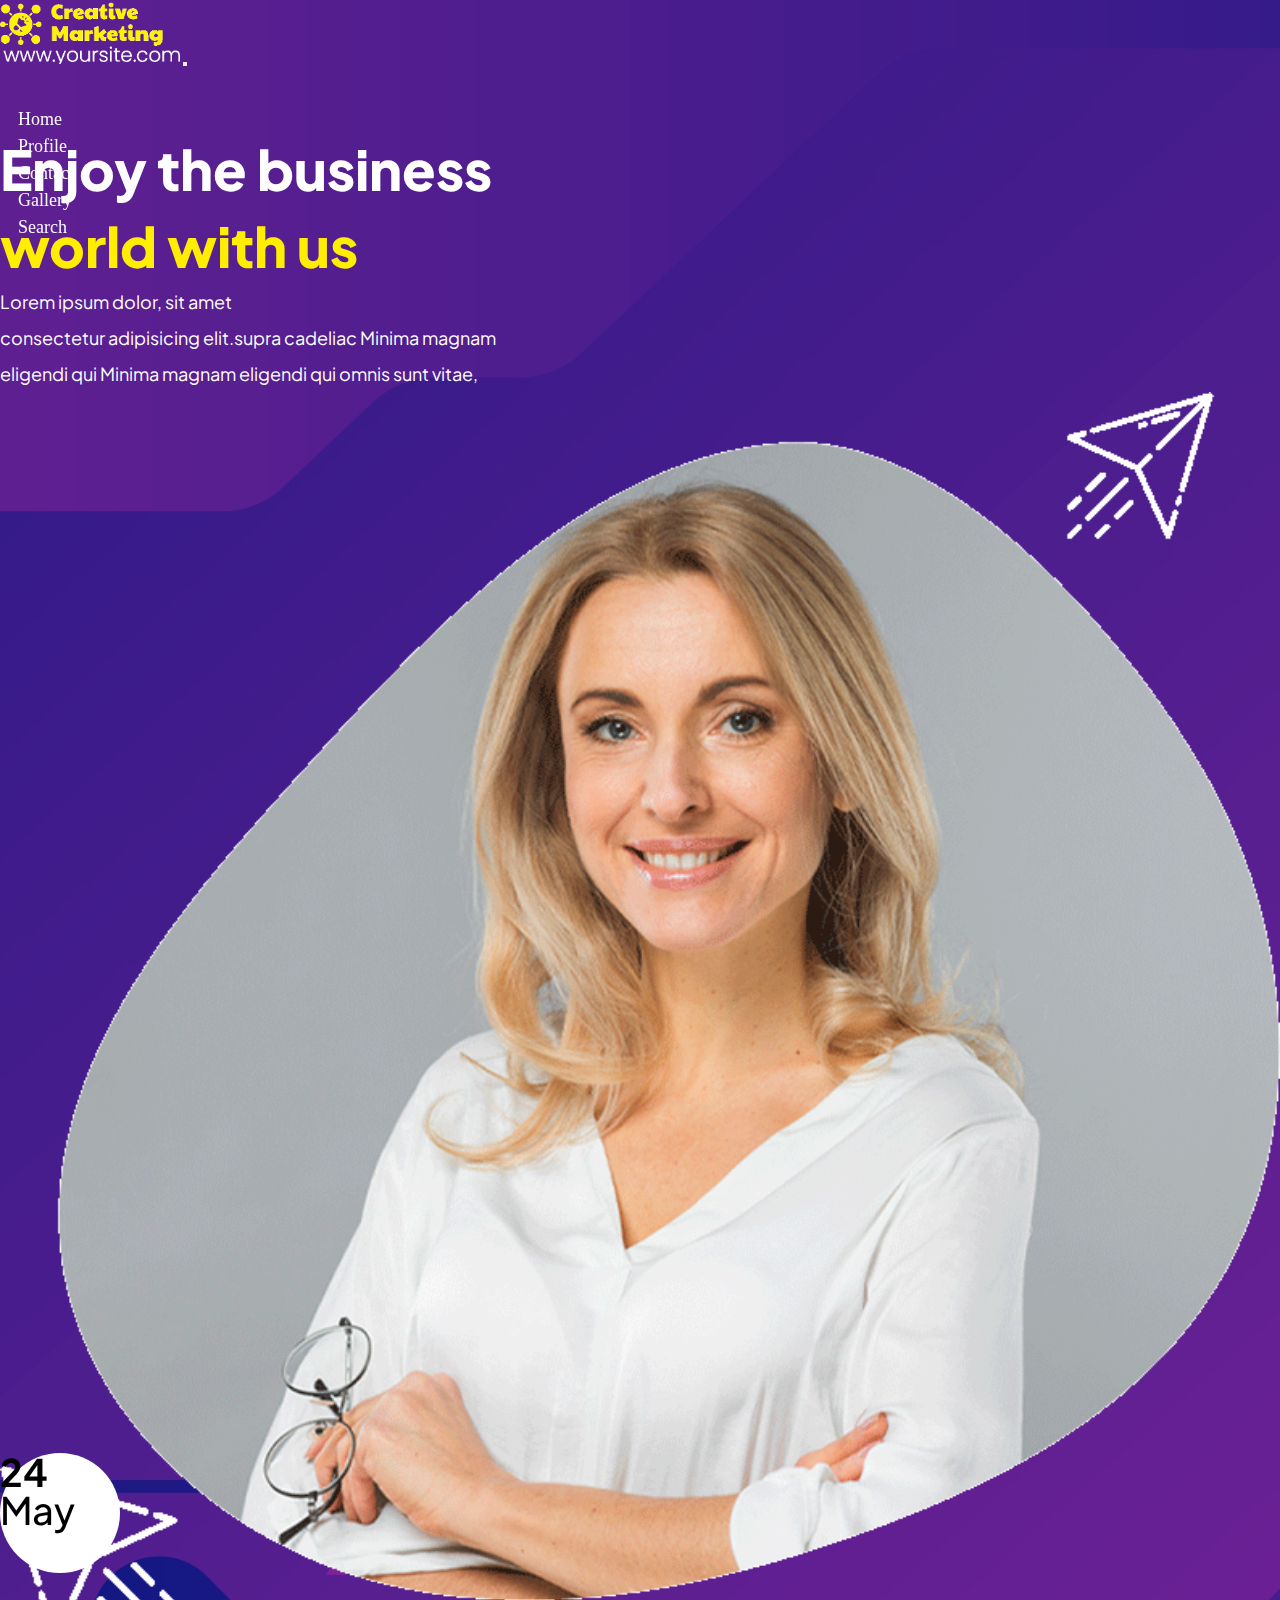
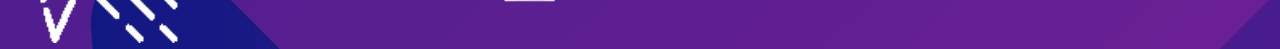
<file: creativemarketing/index.html>
<!DOCTYPE html>
<html>

<head>
    <title>Creative Marketing</title>
    <!-- CSS only -->
    <link href="https://cdn.jsdelivr.net/npm/bootstrap@5.2.0-beta1/dist/css/bootstrap.min.css" rel="stylesheet"
        integrity="sha384-0evHe/X+R7YkIZDRvuzKMRqM+OrBnVFBL6DOitfPri4tjfHxaWutUpFmBp4vmVor" crossorigin="anonymous">
    <!-- JavaScript Bundle with Popper -->
    <script src="https://cdn.jsdelivr.net/npm/bootstrap@5.2.0-beta1/dist/js/bootstrap.bundle.min.js"
        integrity="sha384-pprn3073KE6tl6bjs2QrFaJGz5/SUsLqktiwsUTF55Jfv3qYSDhgCecCxMW52nD2"
        crossorigin="anonymous"></script>
    <meta name="viewport" content="width=device-width, initial-scale=1.0">
    <link rel="preconnect" href="https://fonts.googleapis.com">
    <link rel="preconnect" href="https://fonts.gstatic.com" crossorigin>
    <link
        href="https://fonts.googleapis.com/css2?family=Montserrat:wght@300;400&family=Plus+Jakarta+Sans:ital,wght@1,300&display=swap"
        rel="stylesheet">
    <link rel="Stylesheet" href="style.css">
</head>

<body class="background">
    <header>
        <nav class="navbar navbar-expand-lg navbar-light pt-0 pb-0">
            <div class="container">
                <a class="navbar-brand" href="#"><img class="img" src="logo.png"></a>

                <button class="navbar-toggler" type="button" data-bs-toggle="collapse" data-bs-target="#navbarScroll"
                    aria-controls="navbarScroll" aria-expanded="false" aria-label="Toggle navigation">
                    <span class="navbar-toggler-icon"></span>
                </button>
                <div class="collapse navbar-collapse" id="navbarScroll">
                    <ul class="navbar-nav me-auto mb-2 mb-lg-0">
                        <li class="nav-item">
                            <a class="nav-link active" aria-current="page" href="">Home</a>
                        </li>
                        <li class="nav-item">
                            <a class="nav-link" href="">Profile</a>
                        </li>
                        <li class="nav-item">
                            <a class="nav-link" href="">Contact</a>
                        </li>
                        <li class="nav-item">
                            <a class="nav-link" href="">Gallery</a>
                        </li>
                        <li class="nav-item">
                            <a class="nav-link search" href="">Search</a>
                        </li>
                    </ul>
                </div>
            </div>
        </nav>
    </header>
    <div class="section" mt-0 mb-0>
        <div>
            <div class="container">
                <div class="row d-flex align-items-center commontop">
                    <div class="col-sm-6">
                        <div class="title">
                            <h1>Enjoy the business</h1>
                            <h2>world with us</h2>
                        </div>
                        <p class="para">Lorem ipsum dolor, sit amet<br> consectetur
                            adipisicing elit.supra cadeliac Minima magnam <br>eligendi qui Minima magnam eligendi qui
                            omnis sunt vitae, </p>
                    </div>

                    <div class="col-sm-5 offset-lg-1 clm">
                        <div>
                            <img class="lady" src="bannerimage.png">
                            <div class="date d-flex align-items-center justify-content-center ">
                                <div class="text-center">
                                    <p>24</p>
                                    <span>May</span>
                                </div>
                            </div>
                        </div>
                    </div>
                </div>
            </div>
        </div>
    </div>
    </div>

    </div>
</body>

</html>
</file>
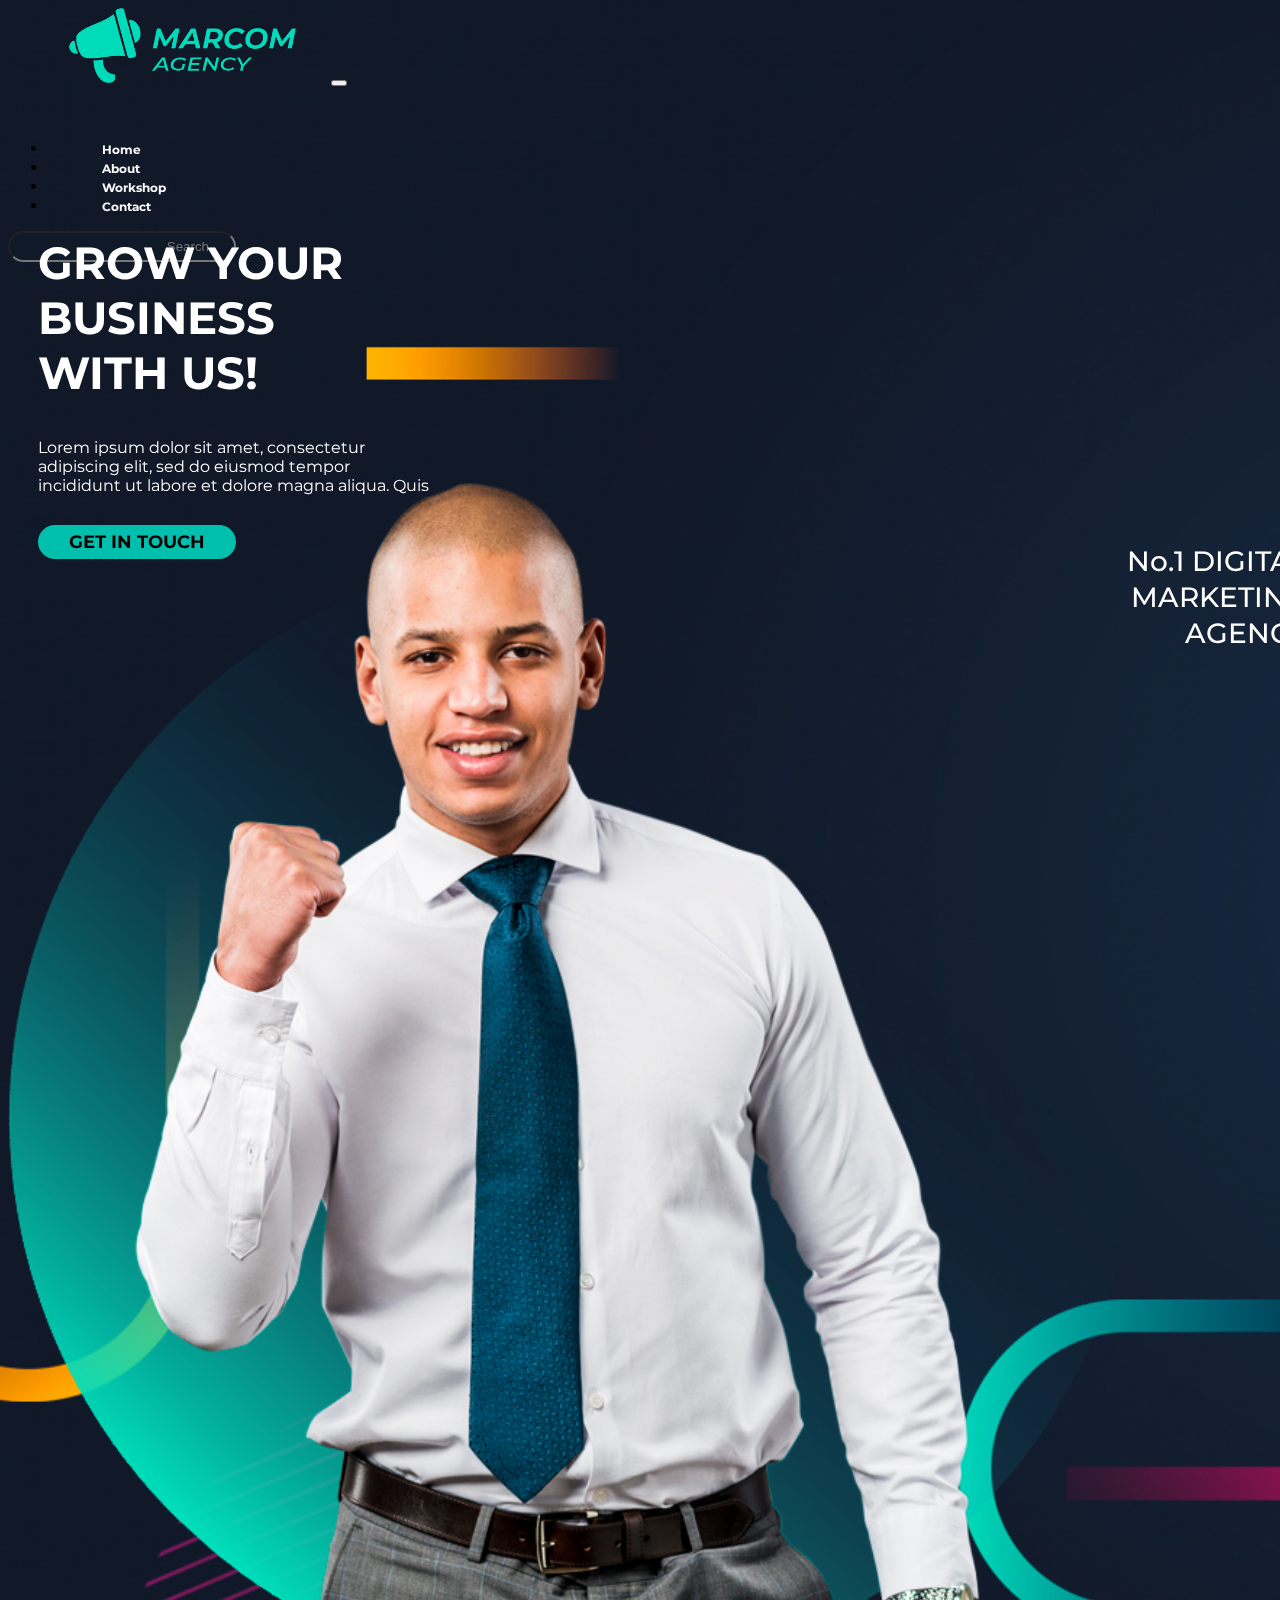
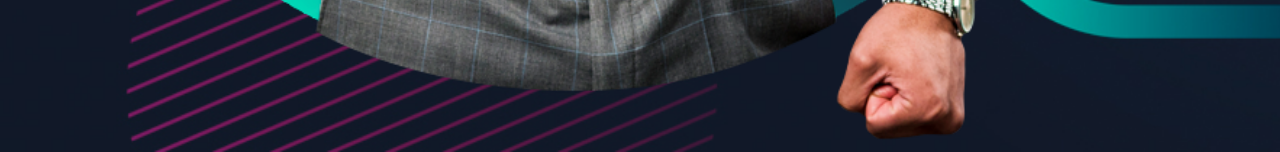
<file: landingspace/index.html>
<!DOCTYPE html>
<html>

<head>
    <title>Marcom Agency</title>
    <!-- CSS only -->
    <link href="https://cdn.jsdelivr.net/npm/bootstrap@5.2.0-beta1/dist/css/bootstrap.min.css" rel="stylesheet"
        integrity="sha384-0evHe/X+R7YkIZDRvuzKMRqM+OrBnVFBL6DOitfPri4tjfHxaWutUpFmBp4vmVor" crossorigin="anonymous">
    <!-- JavaScript Bundle with Popper -->
    <script src="https://cdn.jsdelivr.net/npm/bootstrap@5.2.0-beta1/dist/js/bootstrap.bundle.min.js"
        integrity="sha384-pprn3073KE6tl6bjs2QrFaJGz5/SUsLqktiwsUTF55Jfv3qYSDhgCecCxMW52nD2"
        crossorigin="anonymous"></script>
    <meta name="viewport" content="width=device-width, initial-scale=1.0">
    <link rel="preconnect" href="https://fonts.googleapis.com">
    <link rel="preconnect" href="https://fonts.gstatic.com" crossorigin>
    <link
        href="https://fonts.googleapis.com/css2?family=Montserrat:wght@100;200;300;400;500;600;700;800;900&display=swap"
        rel="stylesheet">
    <link rel="Stylesheet" href="style.css">
</head>

<body class="background section">
    <header class="container d-flex justify-content-around">
        <nav class="navbar navbar-expand-lg navbar-light ">
            <a class="navbar-brand" href="#"><img class="logo" src="images/logo.png"></a>
            <button class="navbar-toggler" type="button" data-bs-toggle="collapse" data-bs-target="#navbarSupportedContent"
                aria-controls="navbarSupportedContent" aria-expanded="false" aria-label="Toggle navigation">
                <span class="navbar-toggler-icon"></span>
            </button>

            <div class="collapse navbar-collapse" id="navbarSupportedContent">
                <ul class="navbar-nav mr-auto ">
                    <li class="nav-item active">
                        <a class="nav-link" href="#">Home <span class="sr-only"></span></a>
                    </li>
                    <li class="nav-item">
                        <a class="nav-link" href="#">About</a>
                    </li>
                    <li class="nav-item">
                        <a class="nav-link" href="#">Workshop</a>
                    </li>
                    <li class="nav-item">
                        <a class="nav-link" href="#">Contact</a>
                    </li>
                </ul>
                <form class="form-inline my-2 my-lg-0">
                    <input class="form-control mr-sm-2" type="search" placeholder="Search" aria-label="Search">
                </form>
            </div>
        </nav>
    </header>
    <div class="section">
        <div class="container">
            <div class="row title d-flex justify-content-around">
                <div class="col-lg-6 ">
                    <h2>
                        GROW YOUR<br>
                        BUSINESS<br>
                        WITH US!<br>
                    </h2>
                    <p>Lorem ipsum dolor sit amet, consectetur<br>adipiscing elit, sed do eiusmod tempor<br> incididunt
                        ut
                        labore et dolore magna aliqua. Quis</p>
                    <a class="touch" href="">GET IN TOUCH</a>
                </div>
                <div class="col-lg-6 marketing">
                    <p class="t2">No.1 DIGITAL<br>
                        MARKETING<br>
                        AGENCY
                    </p>
                    <img class="man" src="images/man.png">
                </div>
            </div>
        </div>
    </div>

</body>

</html>
</file>
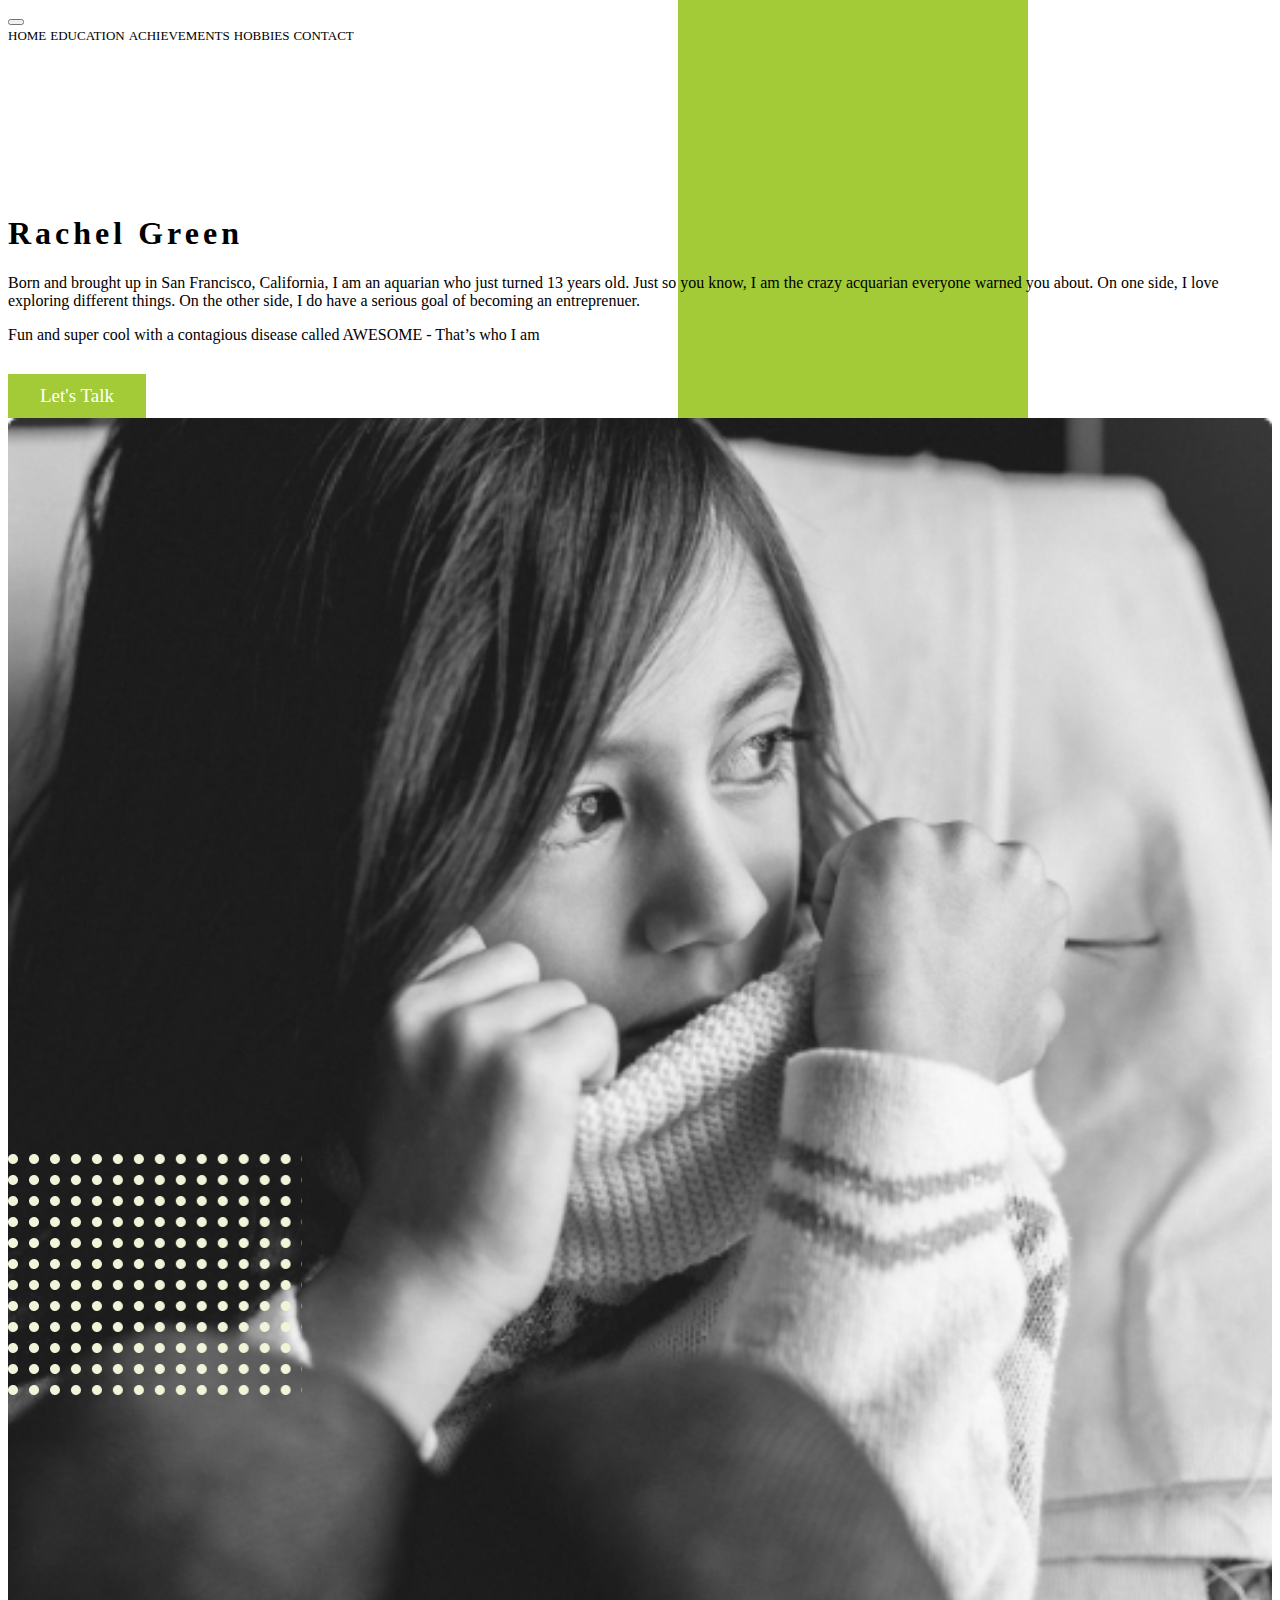
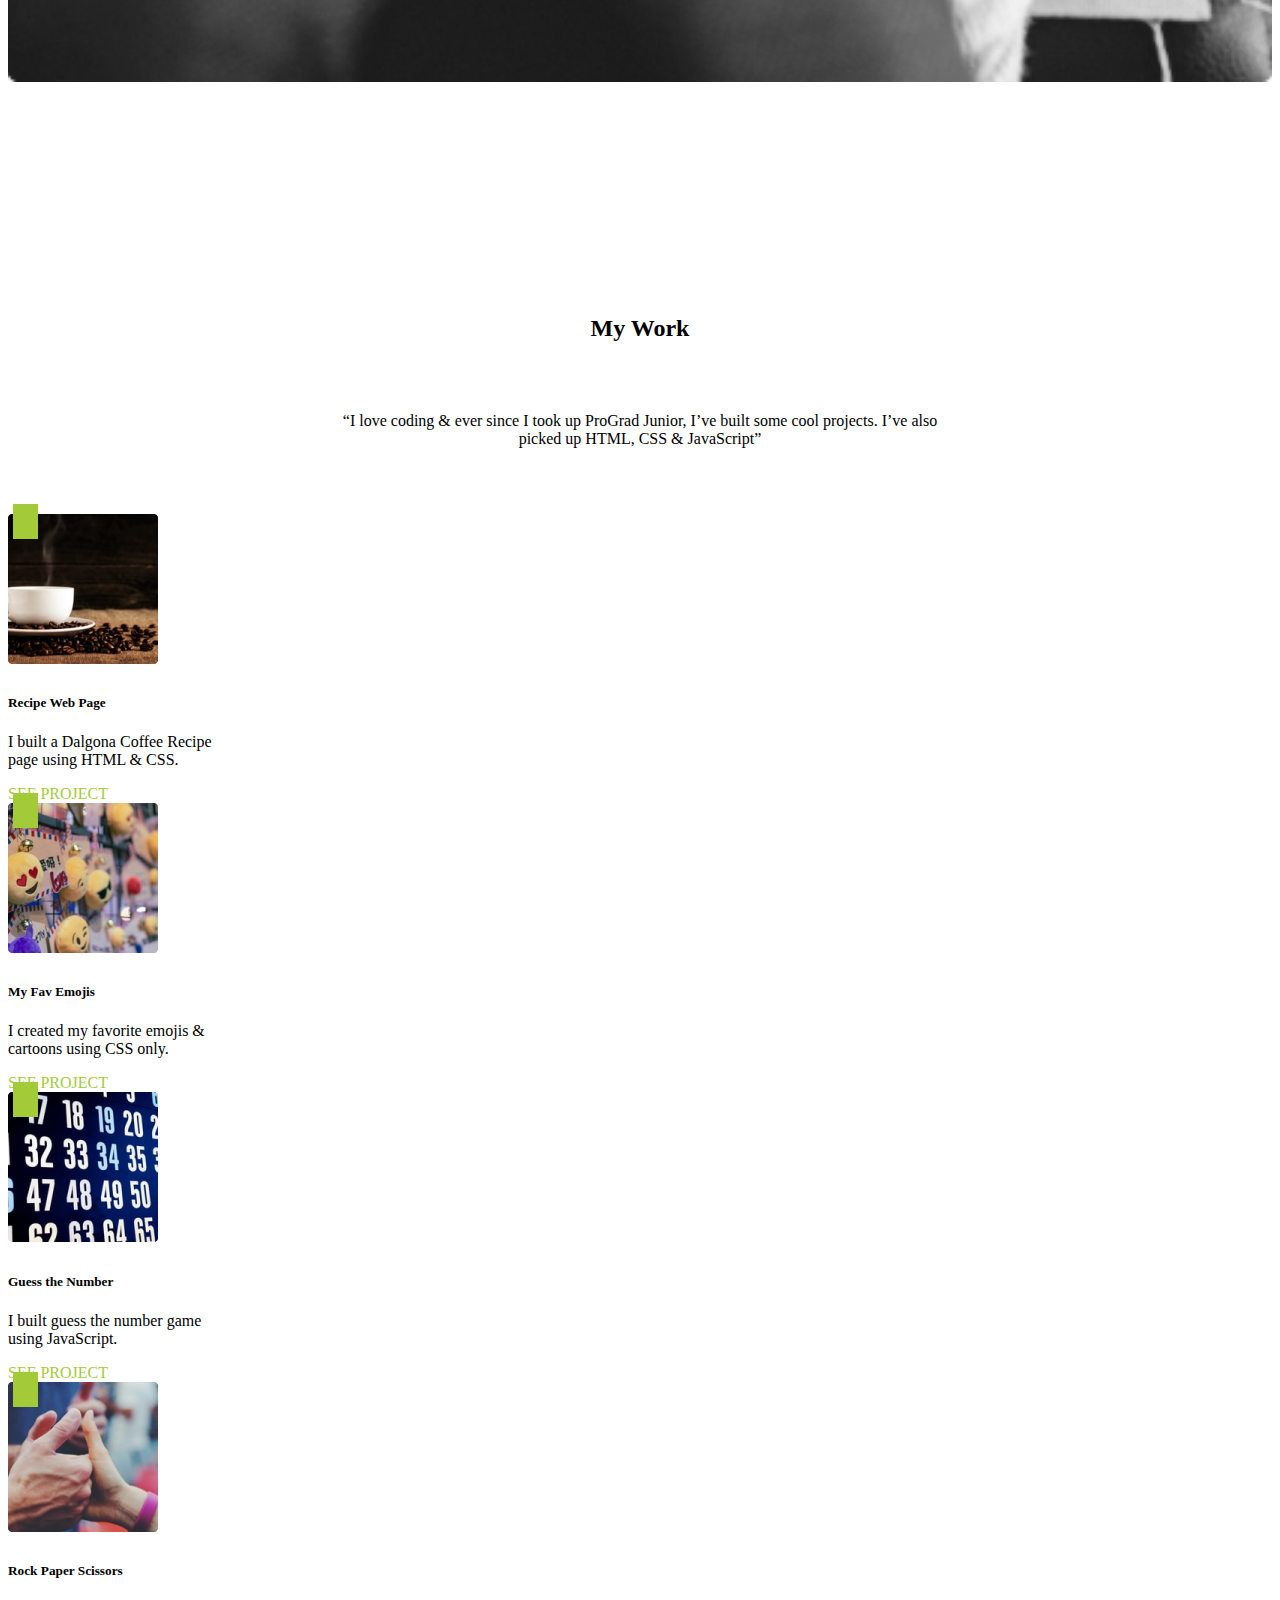
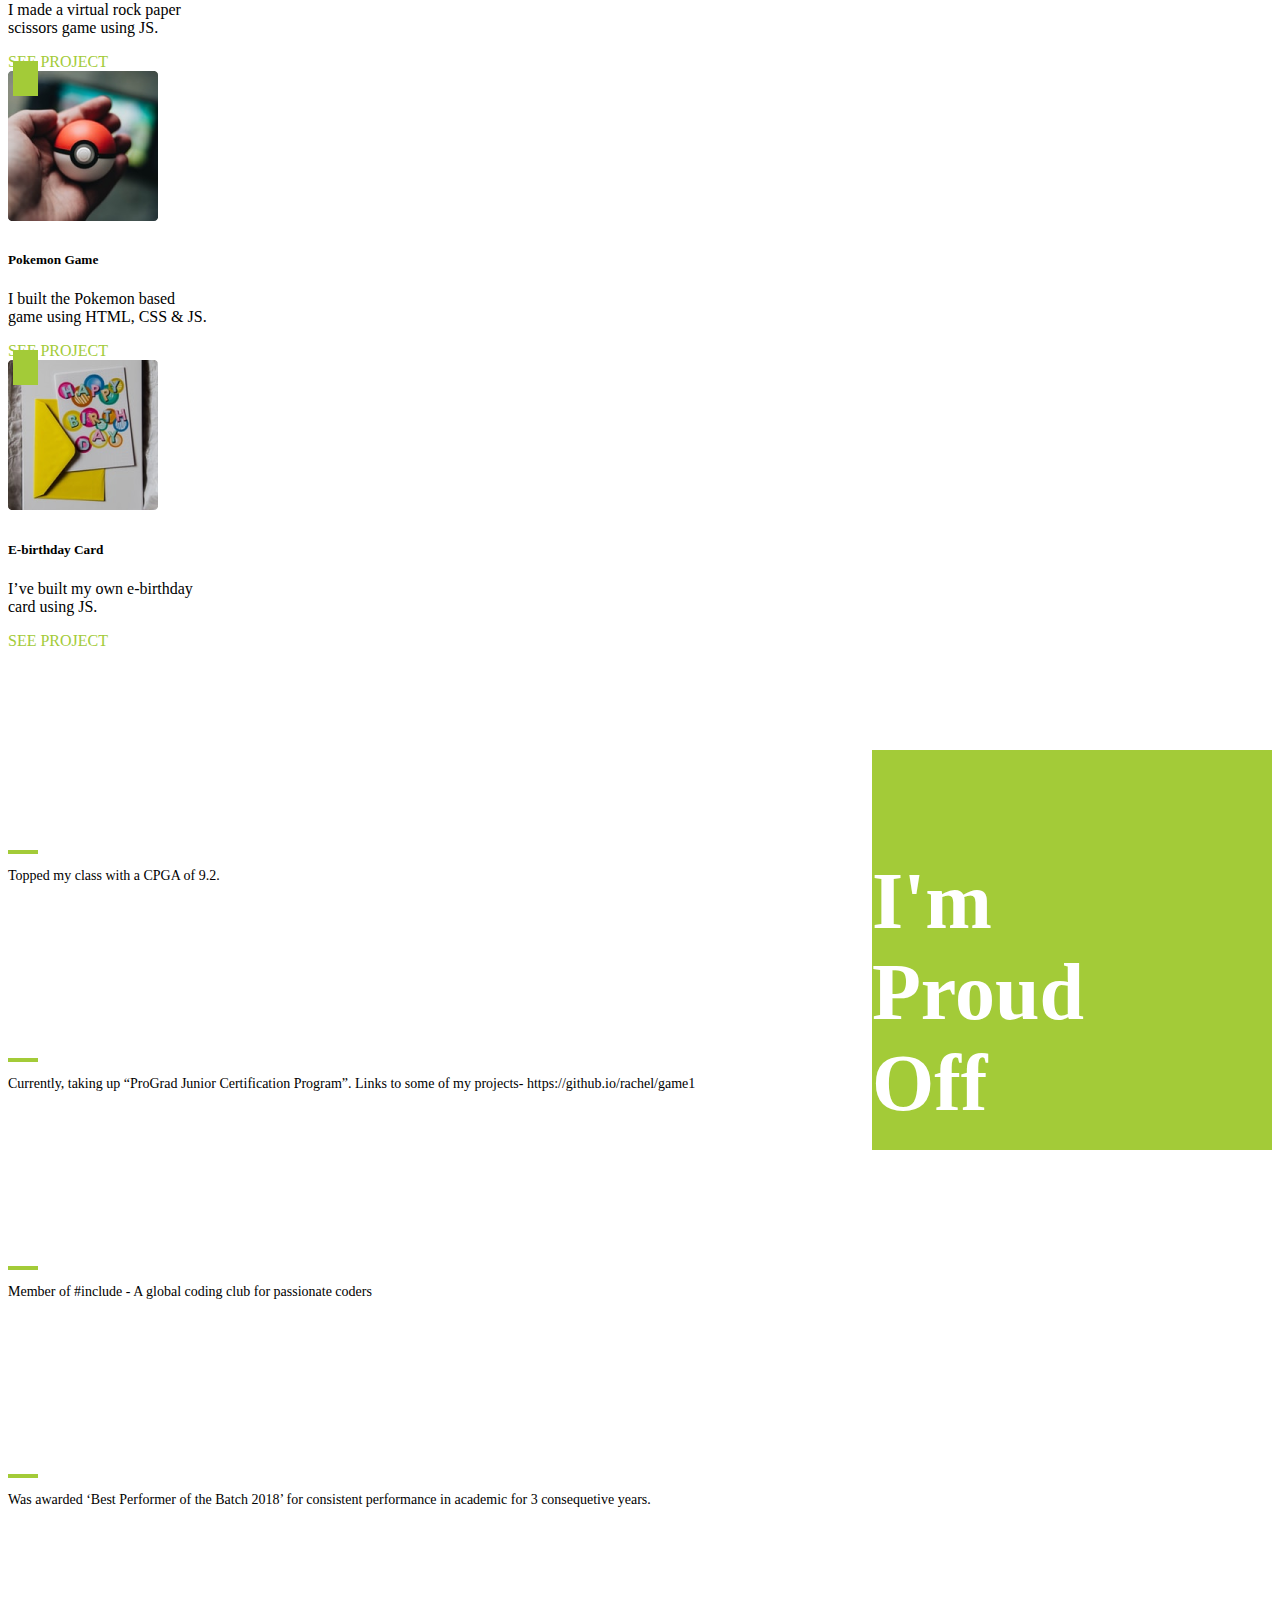
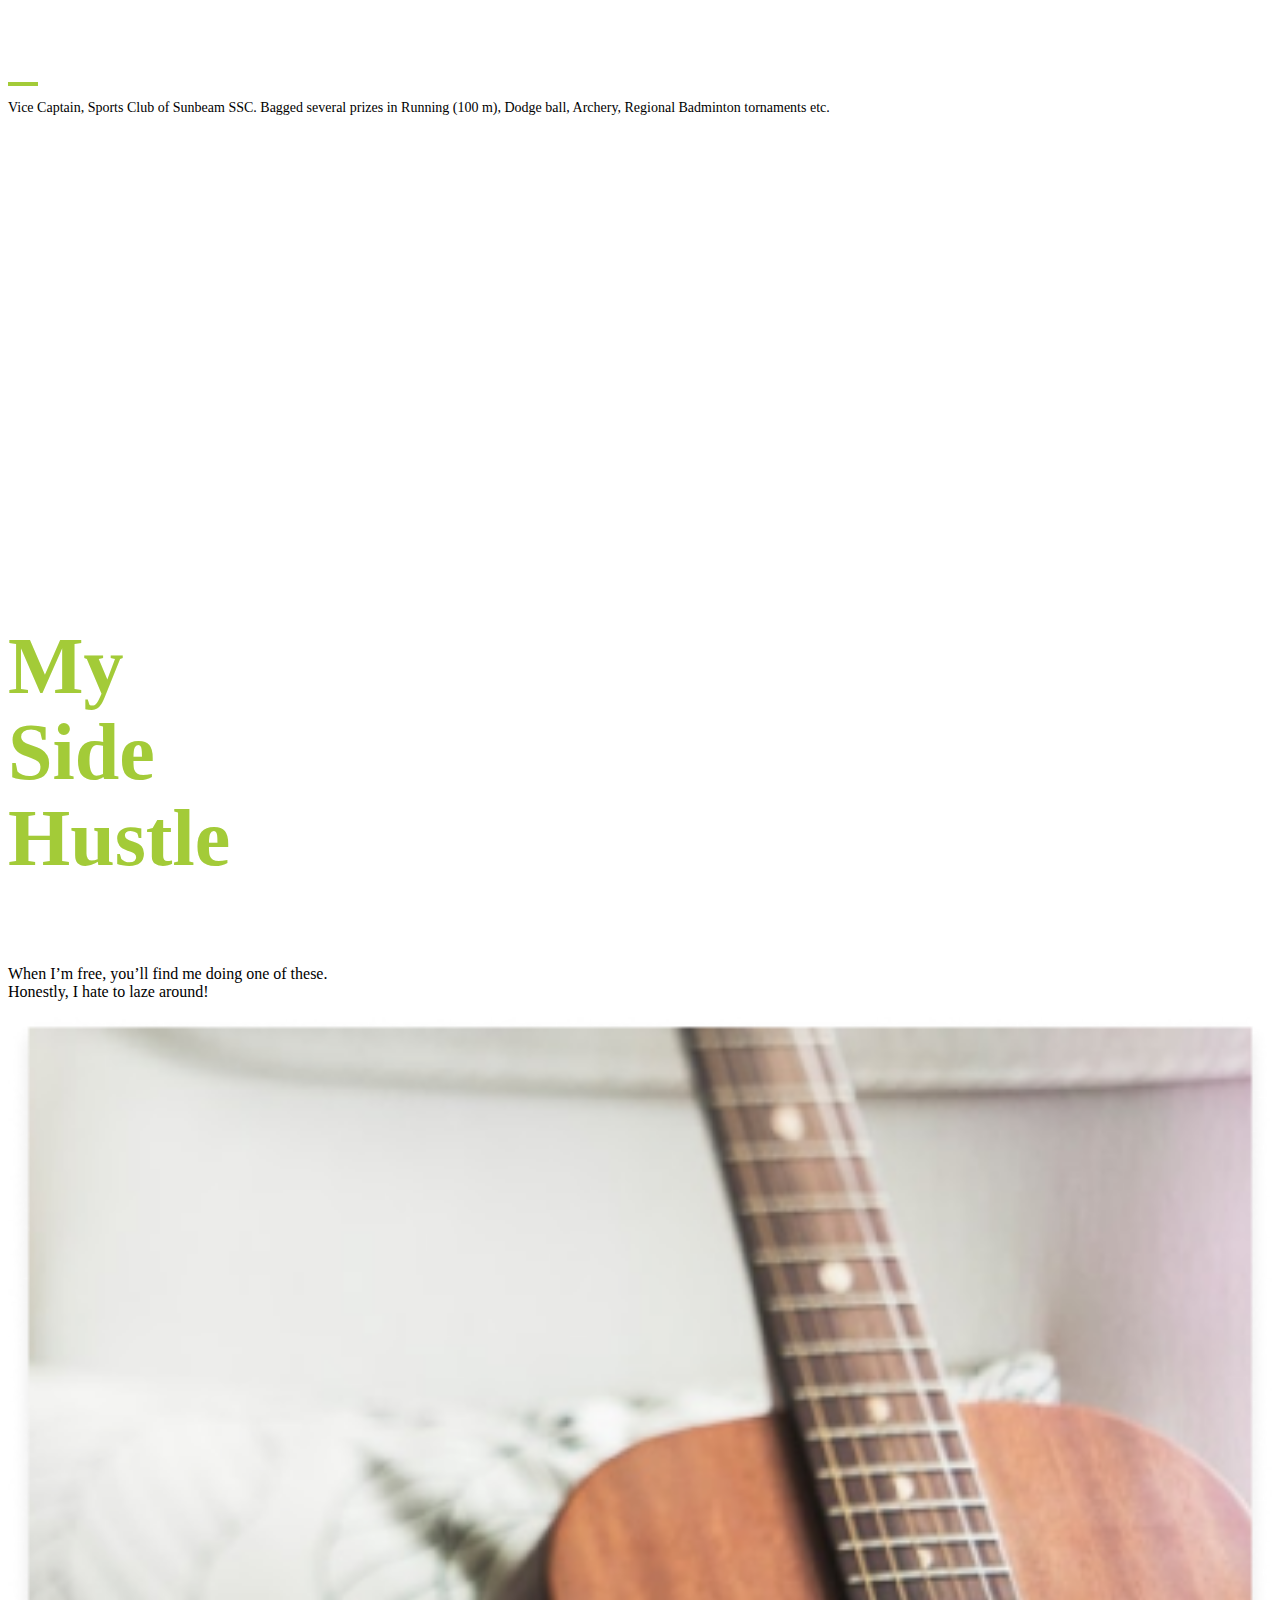
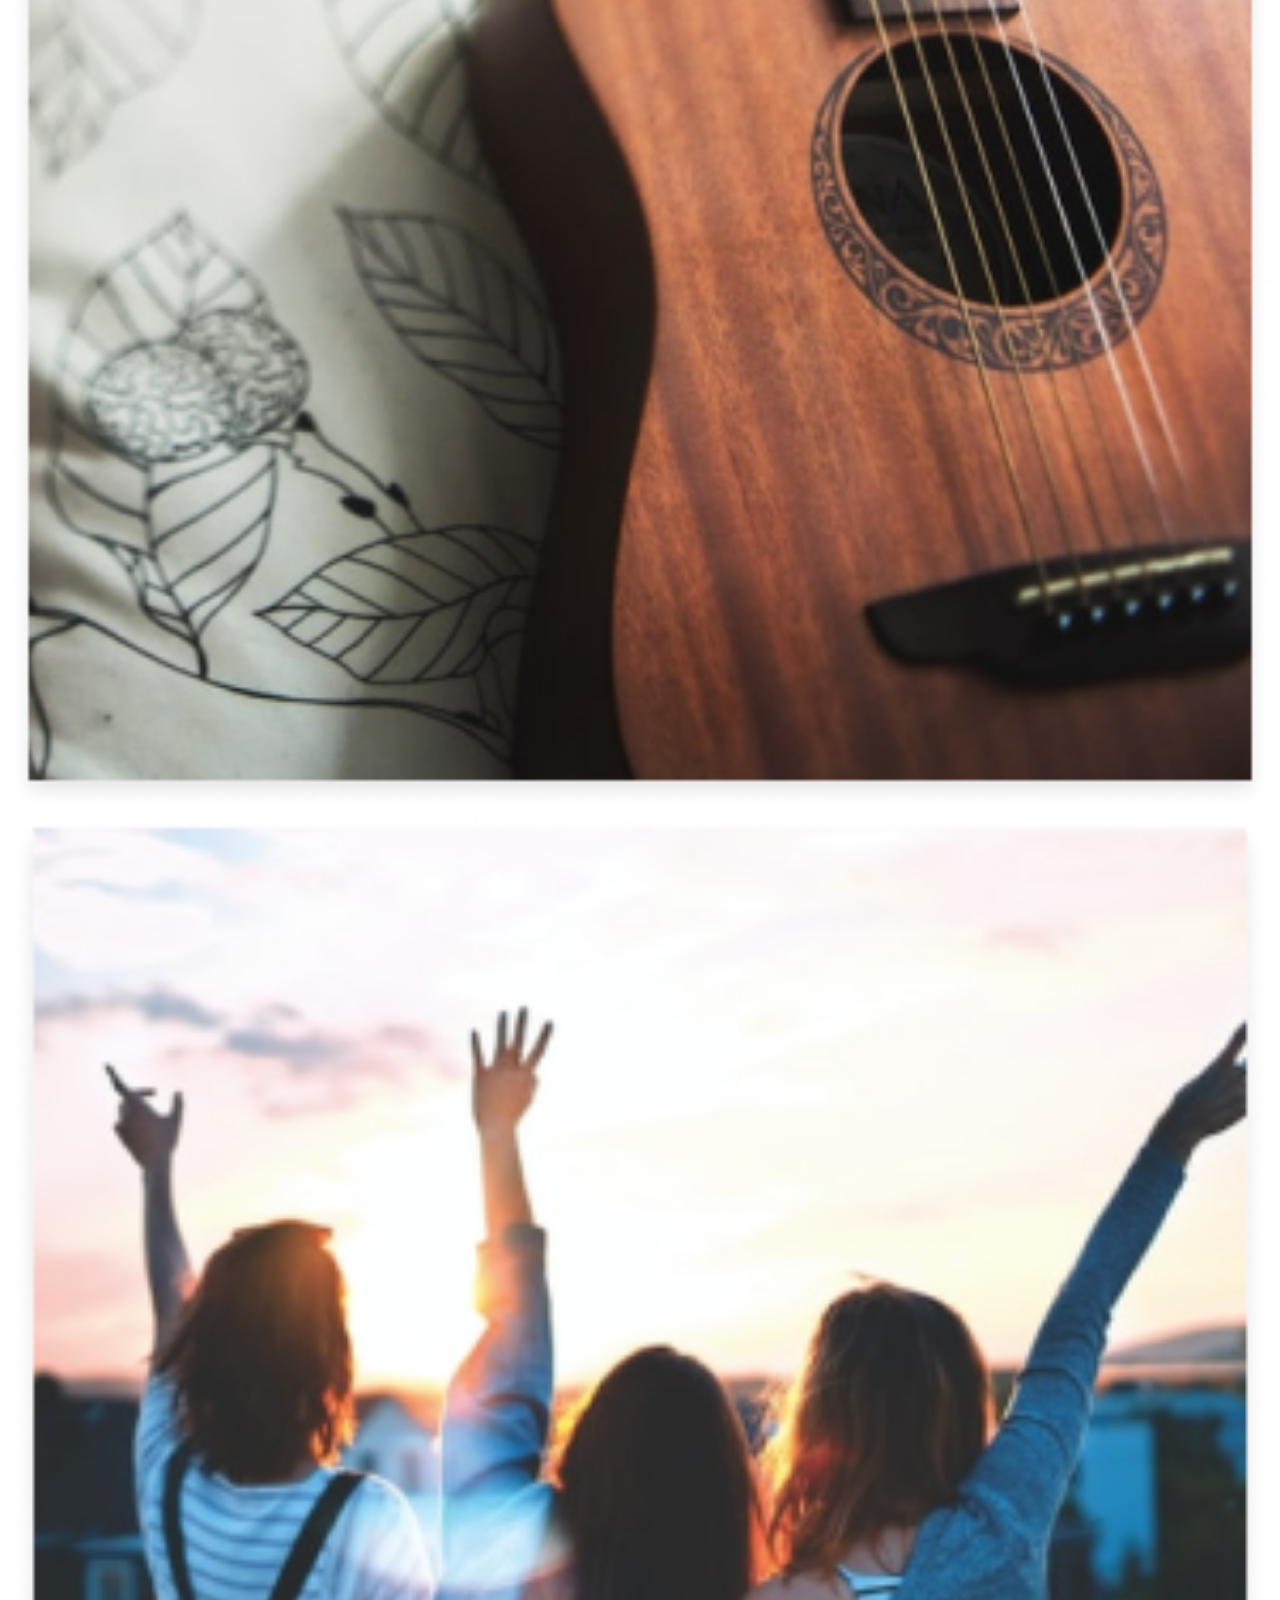
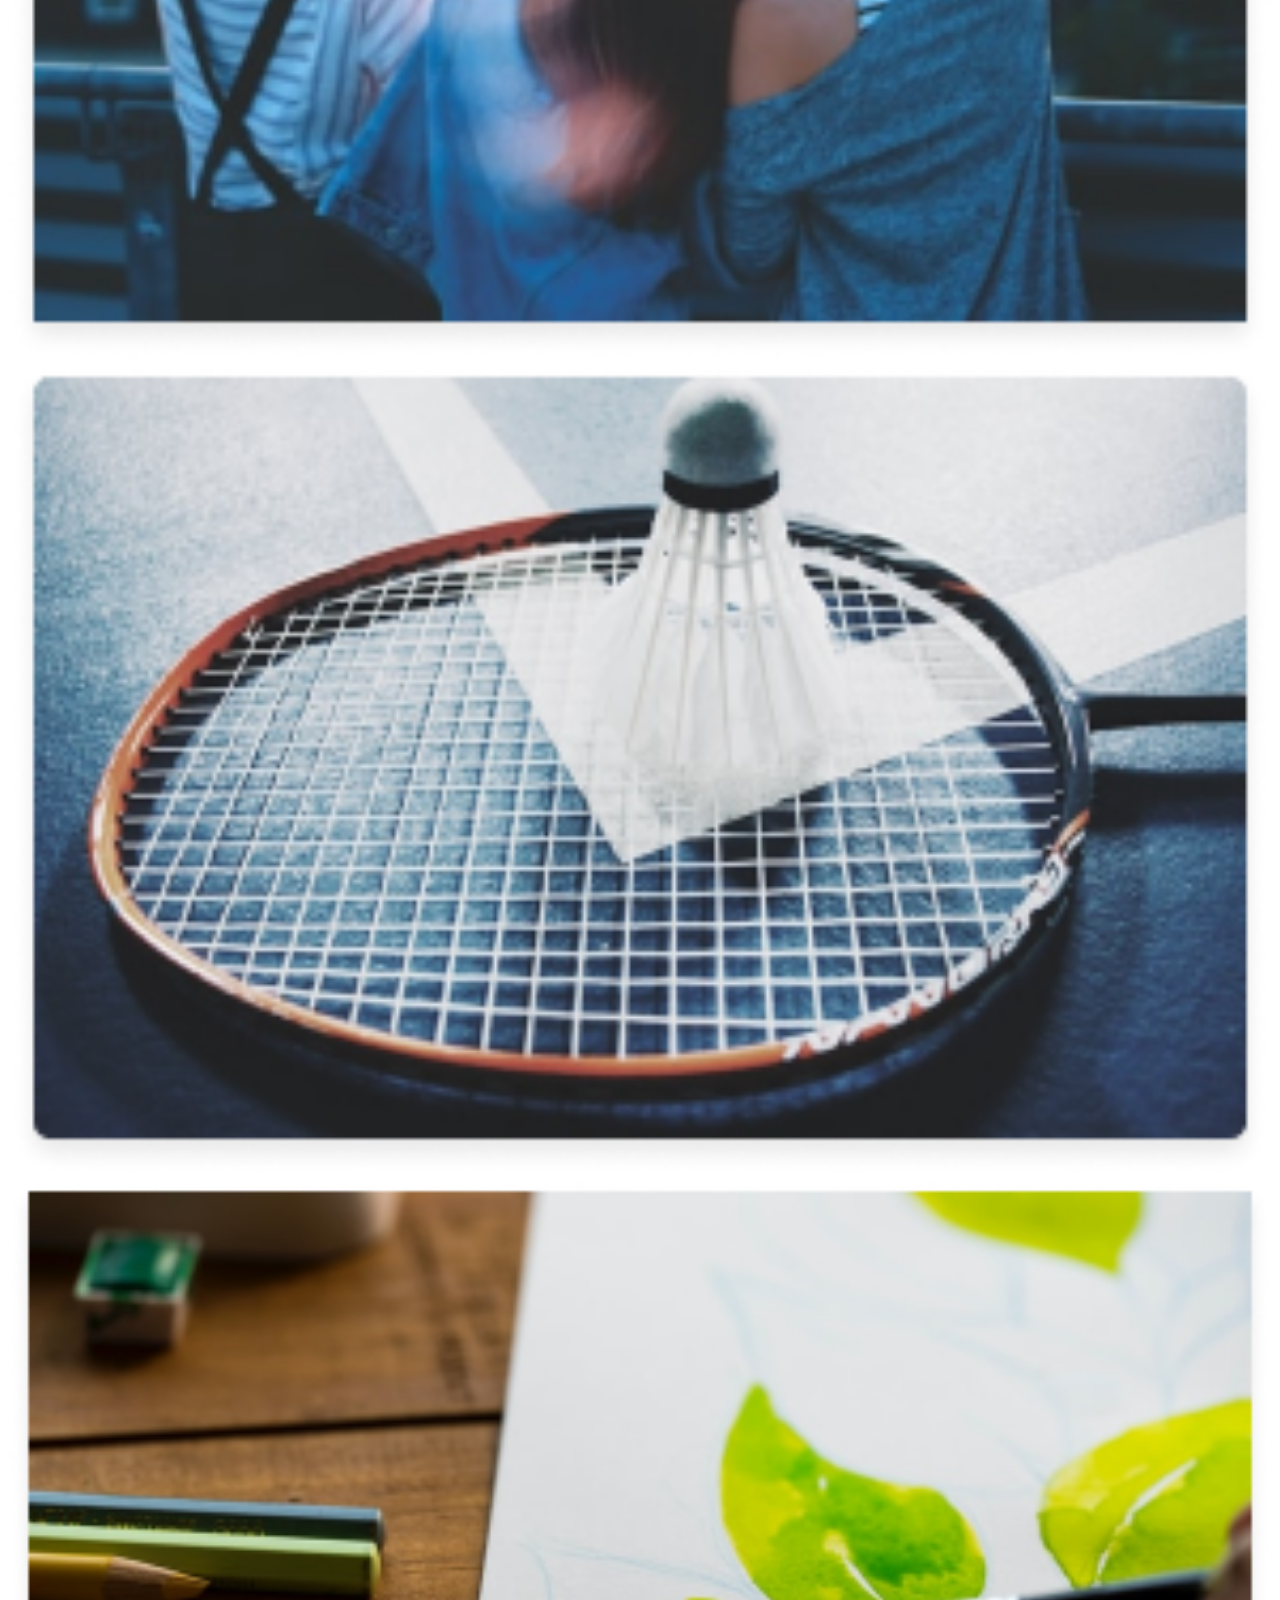
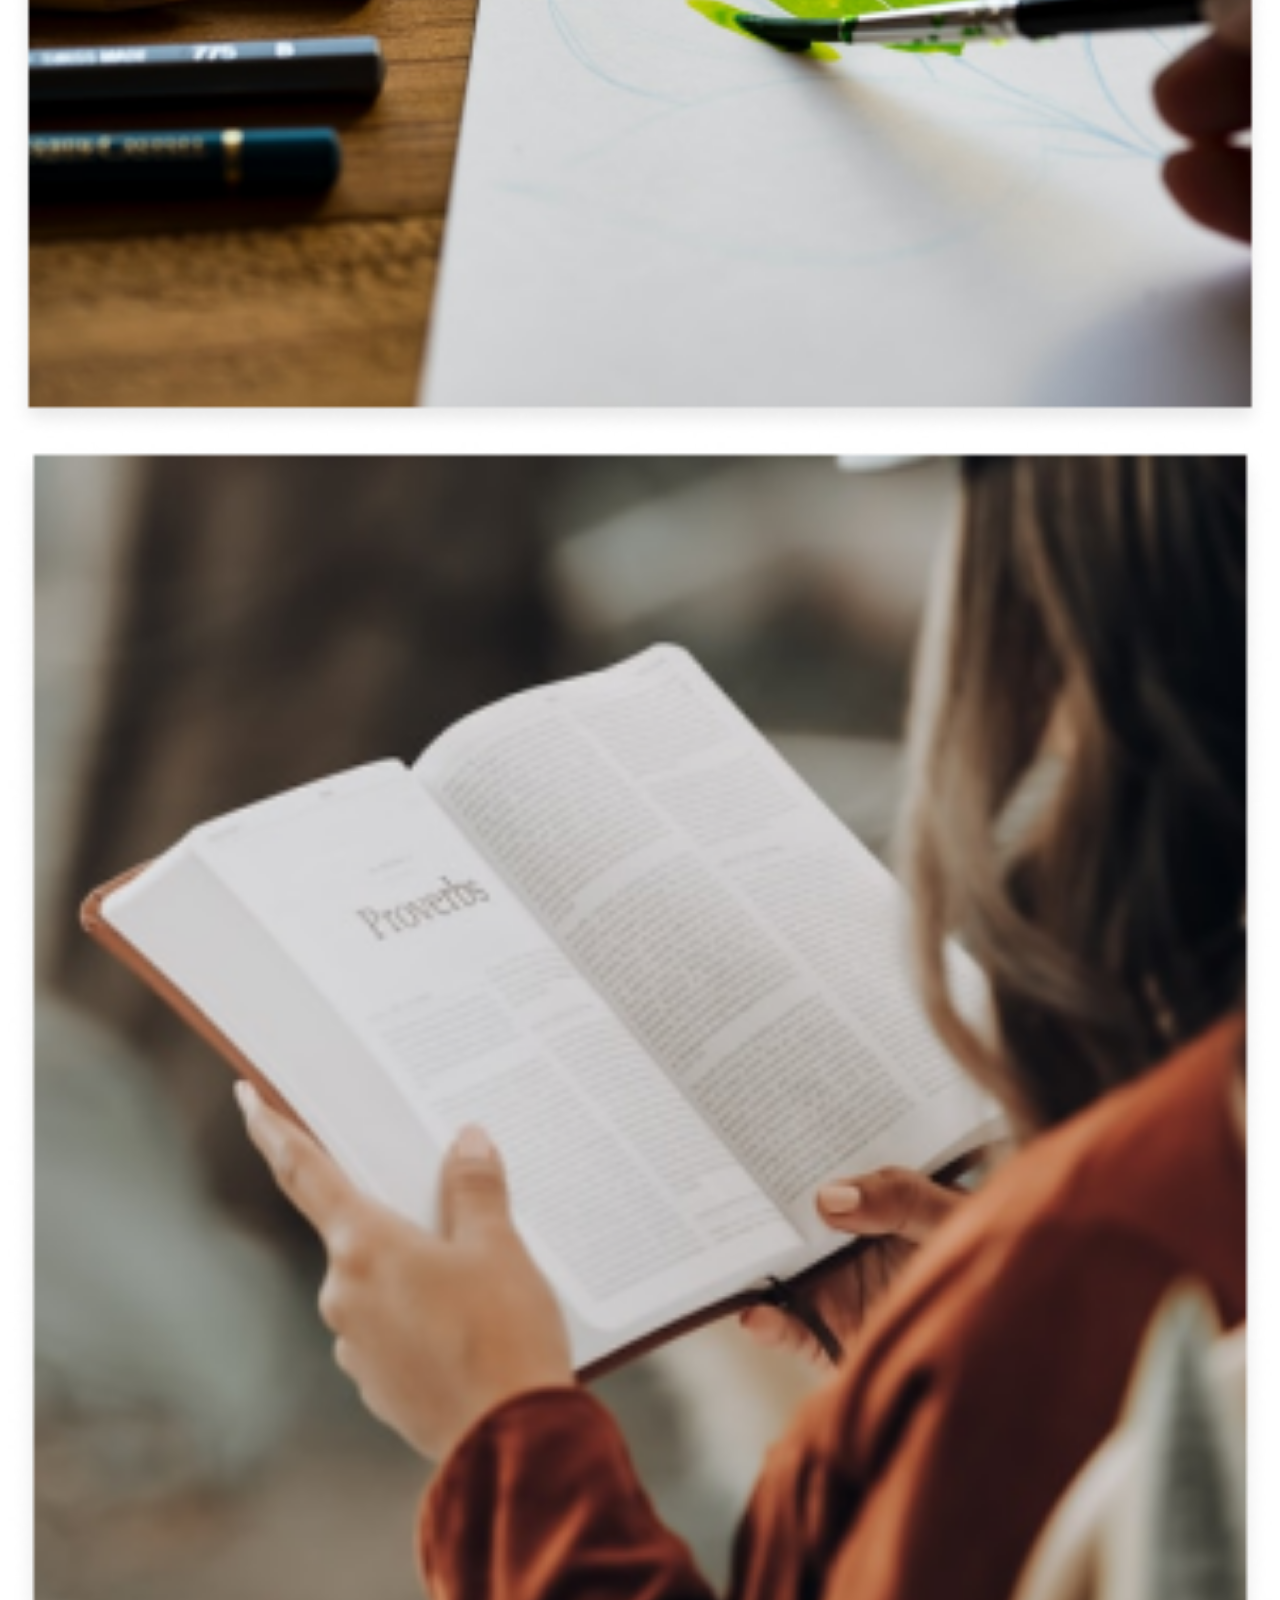
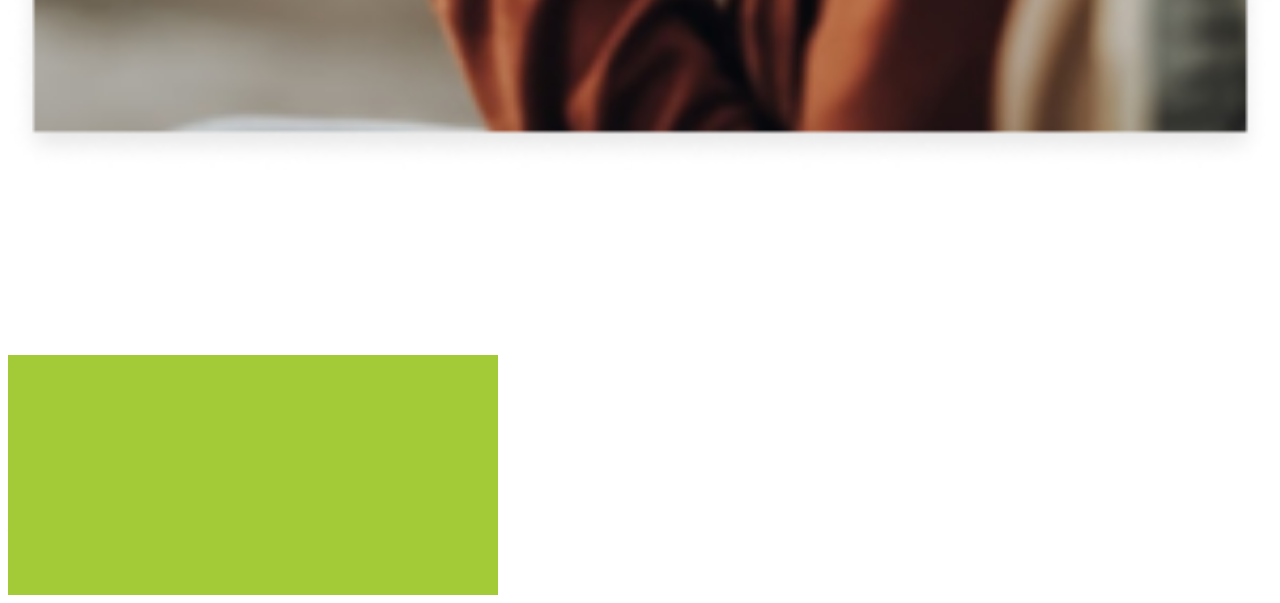
<file: portfolio-output/Index.html>
<!DOCTYPE html>
<html>

<head>
    <title>Portfolio Output</title>
    <!-- CSS only -->
    <link href="https://cdn.jsdelivr.net/npm/bootstrap@5.2.0-beta1/dist/css/bootstrap.min.css" rel="stylesheet"
        integrity="sha384-0evHe/X+R7YkIZDRvuzKMRqM+OrBnVFBL6DOitfPri4tjfHxaWutUpFmBp4vmVor" crossorigin="anonymous">
    <!-- JavaScript Bundle with Popper -->
    <script src="https://cdn.jsdelivr.net/npm/bootstrap@5.2.0-beta1/dist/js/bootstrap.bundle.min.js"
        integrity="sha384-pprn3073KE6tl6bjs2QrFaJGz5/SUsLqktiwsUTF55Jfv3qYSDhgCecCxMW52nD2"
        crossorigin="anonymous"></script>
    <meta name="viewport" content="width=device-width, initial-scale=1.0">
    <link rel="preconnect" href="https://fonts.googleapis.com">
    <link rel="preconnect" href="https://fonts.gstatic.com" crossorigin>
    <link href="https://fonts.googleapis.com/css2?family=Roboto:wght@300&display=swap" rel="stylesheet">
    <link rel="Stylesheet" href="style.css">
</head>

<body>
    <header>
        <nav class="navbar navbar-expand-lg navbar-light ">
            <div class="container">
                <span class="d-lg-none"></span>
                <button class="navbar-toggler" type="button" data-bs-toggle="collapse" data-bs-target="#navbarNav"
                    aria-controls="navbarNav" aria-expanded="false" aria-label="Toggle navigation">
                    <span class="navbar-toggler-icon"></span>
                </button>
                <div class="collapse navbar-collapse" id="navbarNav">
                    <div class="navbar-nav">
                        <a class="nav-link active" aria-current="page" href="#">HOME</a>
                        <a class="nav-link" href="#">EDUCATION</a>
                        <a class="nav-link" href="#">ACHIEVEMENTS</a>
                        <a class="nav-link" href="#">HOBBIES</a>
                        <a class="nav-link" href="#">CONTACT</a>
                    </div>
                </div>
            </div>
        </nav>
    </header>
    <div class="section layer1 pt-0 d-flex align-items-end commontop">
        <div class="container">
            <div class="row d-flex justify-content-between">
                <div class="col-sm-5 rachel">
                    <h1>Rachel Green</h1>
                    <p class="para">Born and brought up in San Francisco, California, I am an aquarian
                        who just turned 13 years old. Just so you know, I am the crazy
                        acquarian everyone warned you about. On one side, I love exploring
                        different things. On the other side, I do have a serious goal of
                        becoming an entreprenuer.</p>
                    <p class="para">Fun and super cool with a contagious disease called AWESOME -
                        That’s who I am</p>
                    <div class="banner">
                        <a href="">Let's Talk</a>
                    </div>
                </div>
                <div class="col-sm-5 background  pt-lg-0 pt-5"><img class="profile" src="assets/profile-pic.png"></div>
            </div>
        </div>
    </div>
    <div class="section layer2 pt-3">
        <div class="background1">
        </div>
        <div class="container">
            <div class="row">
                <div class="col-sm-3 align-items-center rachel HUSTLE">
                    <h1>My<br>Main<br>Hustle</h1>
                </div>
                <div class="col-sm-6 offset-lg-1 align-items-center pt-lg-0 pt-4">
                    <div>
                        <h4 class="text-green">Aug 2019 - Jun 2020</h4>
                        <strong>Sunbeam Sr. Secondary School</strong>
                        <p>I’ve bagged a lot of prizes both in Academics & Extracurriculars. These
                            are some of the achievements I’m most proud of.</p>
                    </div>
                    <div>
                        <h4 class="text-green">Aug 2019 - Jun 2020</h4>
                        <strong>Sunbeam Sr. Secondary School</strong>
                        <p>I’ve bagged a lot of prizes both in Academics & Extracurriculars. These
                            are some of the achievements I’m most proud of.</p>
                    </div>
                </div>
            </div>
        </div>
    </div>
    <div class="section layer3 pt-1">
        <div class="container">
            <div class="row">
                <div class="col-sm-12 mywork">
                    <h2>My Work</h2>
                    <p>“I love coding & ever since I took up ProGrad Junior, I’ve built some cool projects. I’ve
                        also<br>
                        picked up HTML, CSS & JavaScript”</p>
                </div>
                <div class="col-sm-4 d-flex justify-content-lg-around mb-5">
                    <div>
                        <img src="assets/recipe.png">
                        <h5>Recipe Web Page
                        </h5>
                        <p>I built a Dalgona Coffee Recipe<br>
                            page using HTML & CSS.</p><a class="text-green" href="">SEE PROJECT</a>
                    </div>
                </div>
                <div class="col-sm-4 d-flex justify-content-lg-around mb-5">
                    <div><img src="assets/emoji.png">
                        <h5>My Fav Emojis
                        </h5>
                        <p>I created my favorite emojis &<br>
                            cartoons using CSS only.</p><a class="text-green" href="">SEE PROJECT</a>
                    </div>
                </div>
                <div class="col-sm-4 d-flex justify-content-lg-around mb-5">
                    <div><img src="assets/guess-the-number.png">
                        <h5>Guess the Number
                        </h5>
                        <p>I built guess the number game<br>
                            using JavaScript.</p><a class="text-green" href="">SEE PROJECT</a>
                    </div>
                </div>
                <div class="col-sm-4 d-flex justify-content-lg-around mb-lg-0 mb-5">
                    <div><img src="assets/rock-paper-scissors.png">
                        <h5>Rock Paper Scissors
                        </h5>
                        <p>I made a virtual rock paper<br>
                            scissors game using JS.</p><a class="text-green" href="">SEE PROJECT</a>
                    </div>
                </div>
                <div class="col-sm-4 d-flex justify-content-lg-around mb-lg-0 mb-5">
                    <div><img src="assets/pokemon.png">
                        <h5>Pokemon Game
                        </h5>
                        <p>I built the Pokemon based<br>
                            game using HTML, CSS & JS.</p><a class="text-green" href="">SEE PROJECT</a>
                    </div>
                </div>
                <div class="col-sm-4 d-flex justify-content-lg-around">
                    <div><img src="assets/e-birthday-card.png">
                        <h5>E-birthday Card
                        </h5>
                        <p>I’ve built my own e-birthday<br>
                            card using JS.</p><a class="text-green" href="">SEE PROJECT</a>
                    </div>
                </div>
            </div>
        </div>
    </div>
    <div class="section layer4 pt-3 pb-0">
        <div class="container">
            <div class="row">
                <div class="row col-sm-6">
                    <div class="col-sm-5 align-items-center">
                        <div>
                            <div class="boder"></div>
                            <p>Topped my class with a CPGA of
                                9.2.</p>
                        </div>
                        <div>
                            <div class="boder"></div>
                            <p>Currently, taking up “ProGrad
                                Junior Certification Program”. Links
                                to some of my projects-
                                https://github.io/rachel/game1</p>
                        </div>
                        <div>
                            <div class="boder"></div>
                            <p>Member of #include - A global
                                coding club for passionate coders</p>
                        </div>
                    </div>
                    <div class="col-sm-6 offset-lg-1 align-items-center">
                        <div>
                            <div class="boder"></div>
                            <p>Was awarded ‘Best Performer of
                                the Batch 2018’ for consistent
                                performance in academic for 3
                                consequetive years.</p>
                        </div>
                        <div>
                            <div class="boder"></div>
                            <p>Vice Captain, Sports Club of
                                Sunbeam SSC. Bagged several
                                prizes in Running (100 m), Dodge
                                ball, Archery, Regional Badminton
                                tornaments etc.</p>
                        </div>
                    </div>
                </div>
            </div>
        </div>
        <div class="background1 d-flex justify-content-center align-items-center">
            <h4>I'm<br>Proud<br>Off</h4>
        </div>
    </div>
    <div class="section layer5 pt-lg-0 pt-5">
        <div class="container">
            <div class="row d-flex align-items-center">
                <div class="col-sm-6 align-items-center rachel HUSTLE">
                    <h1>My<br>Side<br>Hustle</h1>
                    <p>When I’m free, you’ll find me doing one of these.<br>
                        Honestly, I hate to laze around!</p>
                </div>
                <div class="col-sm-6">
                    <div class="row col p-0 align-items-end">
                        <div class="col-sm-6 pe-lg-0">
                            <img src="assets/guitar.png">
                        </div>
                        <div class="col-sm-6 ps-lg-0">
                            <img class="img1" src="assets/friends.png">
                            <img class="img1" src="assets/badminton.png">
                        </div>
                    </div>
                    <div class="row col p-0 align-items-start">
                        <div class="col-sm-6 pe-lg-0">
                            <img src="assets/painting.png">
                        </div>
                        <div class="col-sm-6 ps-lg-0">
                            <img class="img1" src="assets/reading.png">
                        </div>
                    </div>
                </div>
            </div>
        </div>
    </div>
    <div class="section layer6">
        <div class="background">
        </div>
        <div class="container">
            <div class="row d-flex justify-content-between align-items-end">
                <div class="col-sm-3 align-items-center contact">
                    <h2>Contact</h2>
                    <a href="">ranchel.green@gmail.com</a>
                    <div>
                        <img src="assets/instagram.png">
                        <img src="assets/youtube.png">
                        <img src="assets/facebook.png">
                    </div>
                </div>
                <div class="col-sm-2 ">All Rights Reserve</div>
            </div>
        </div>
    </div>

    <script type="text/javascript" rel="script" src="https://cdnjs.cloudflare.com/ajax/libs/jquery/3.5.1/jquery.min.js"></script>
    <script>
        $(window).scroll(function () {
            if ($(window).scrollTop() >= 100) {
                $('header').addClass('fixed');
            }
            else {
                $('header').removeClass('fixed');
            }
        });
    </script>
</body>
</html>
</file>
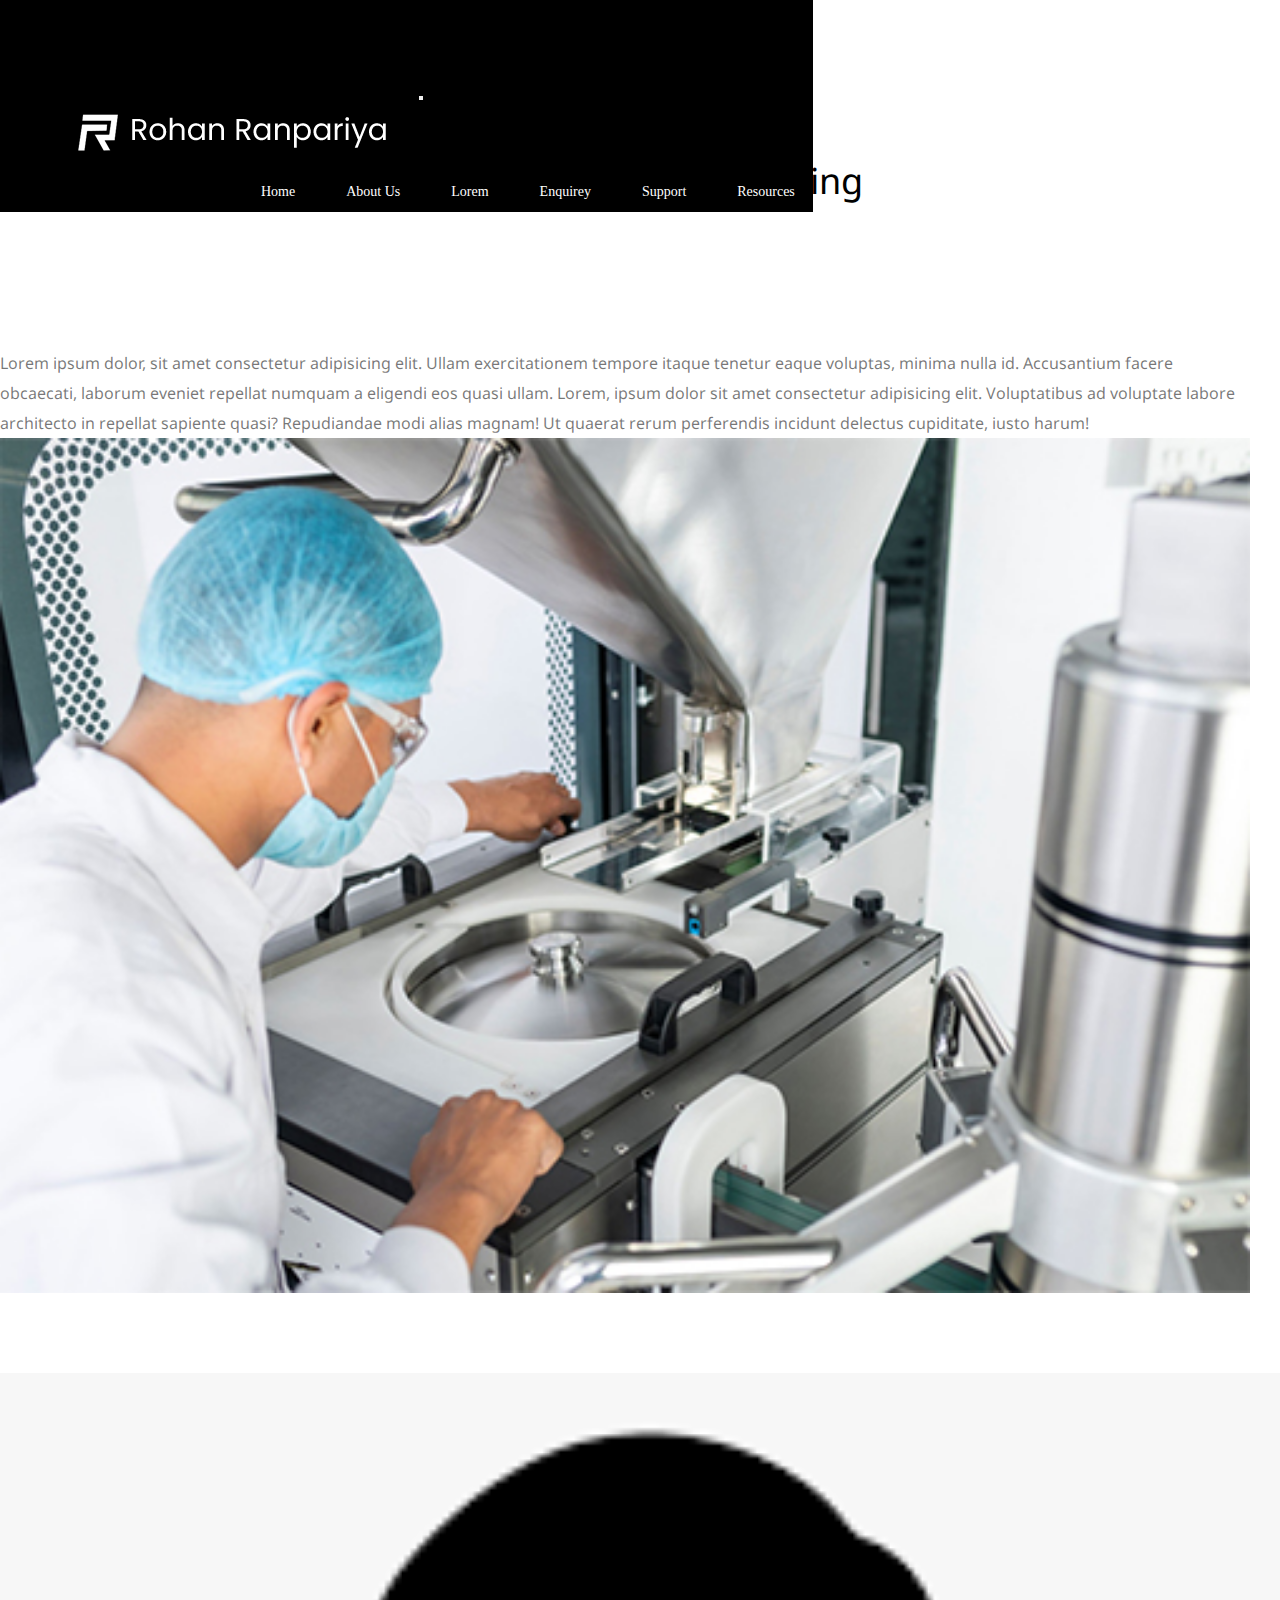
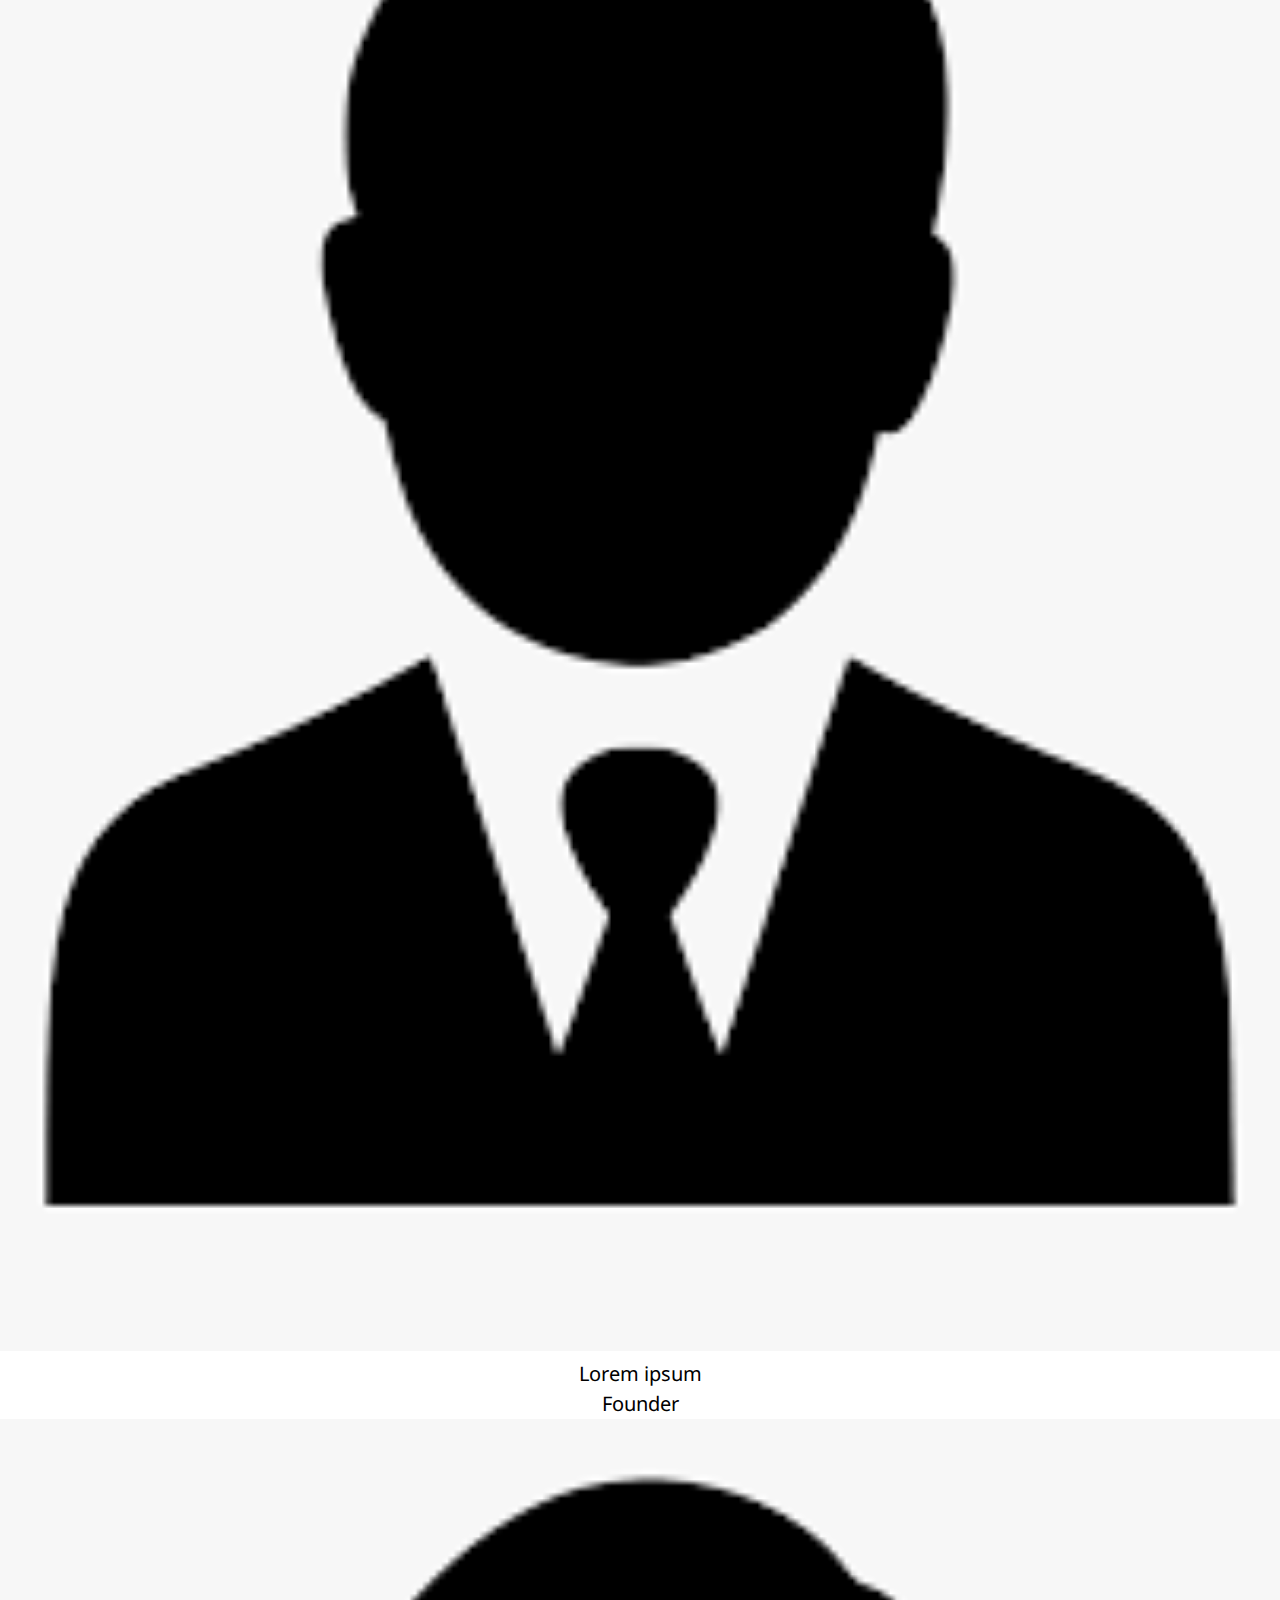
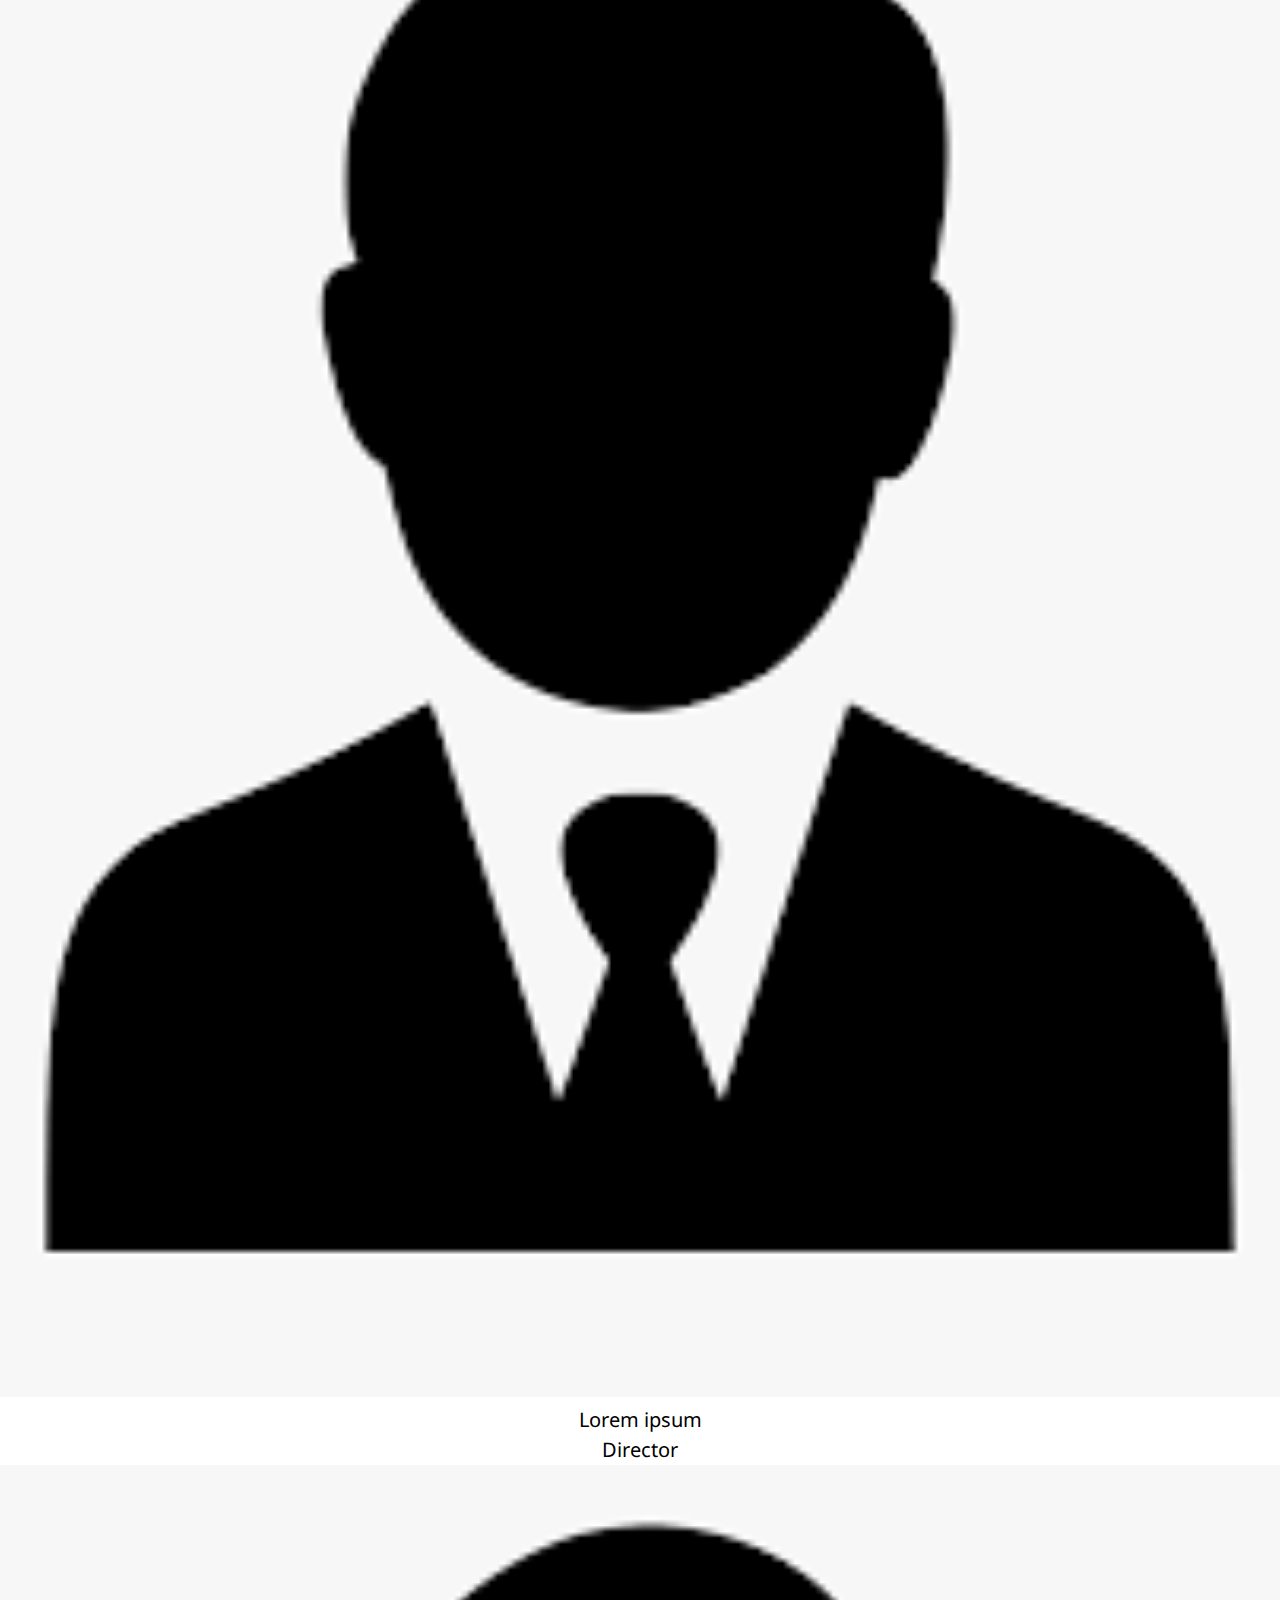
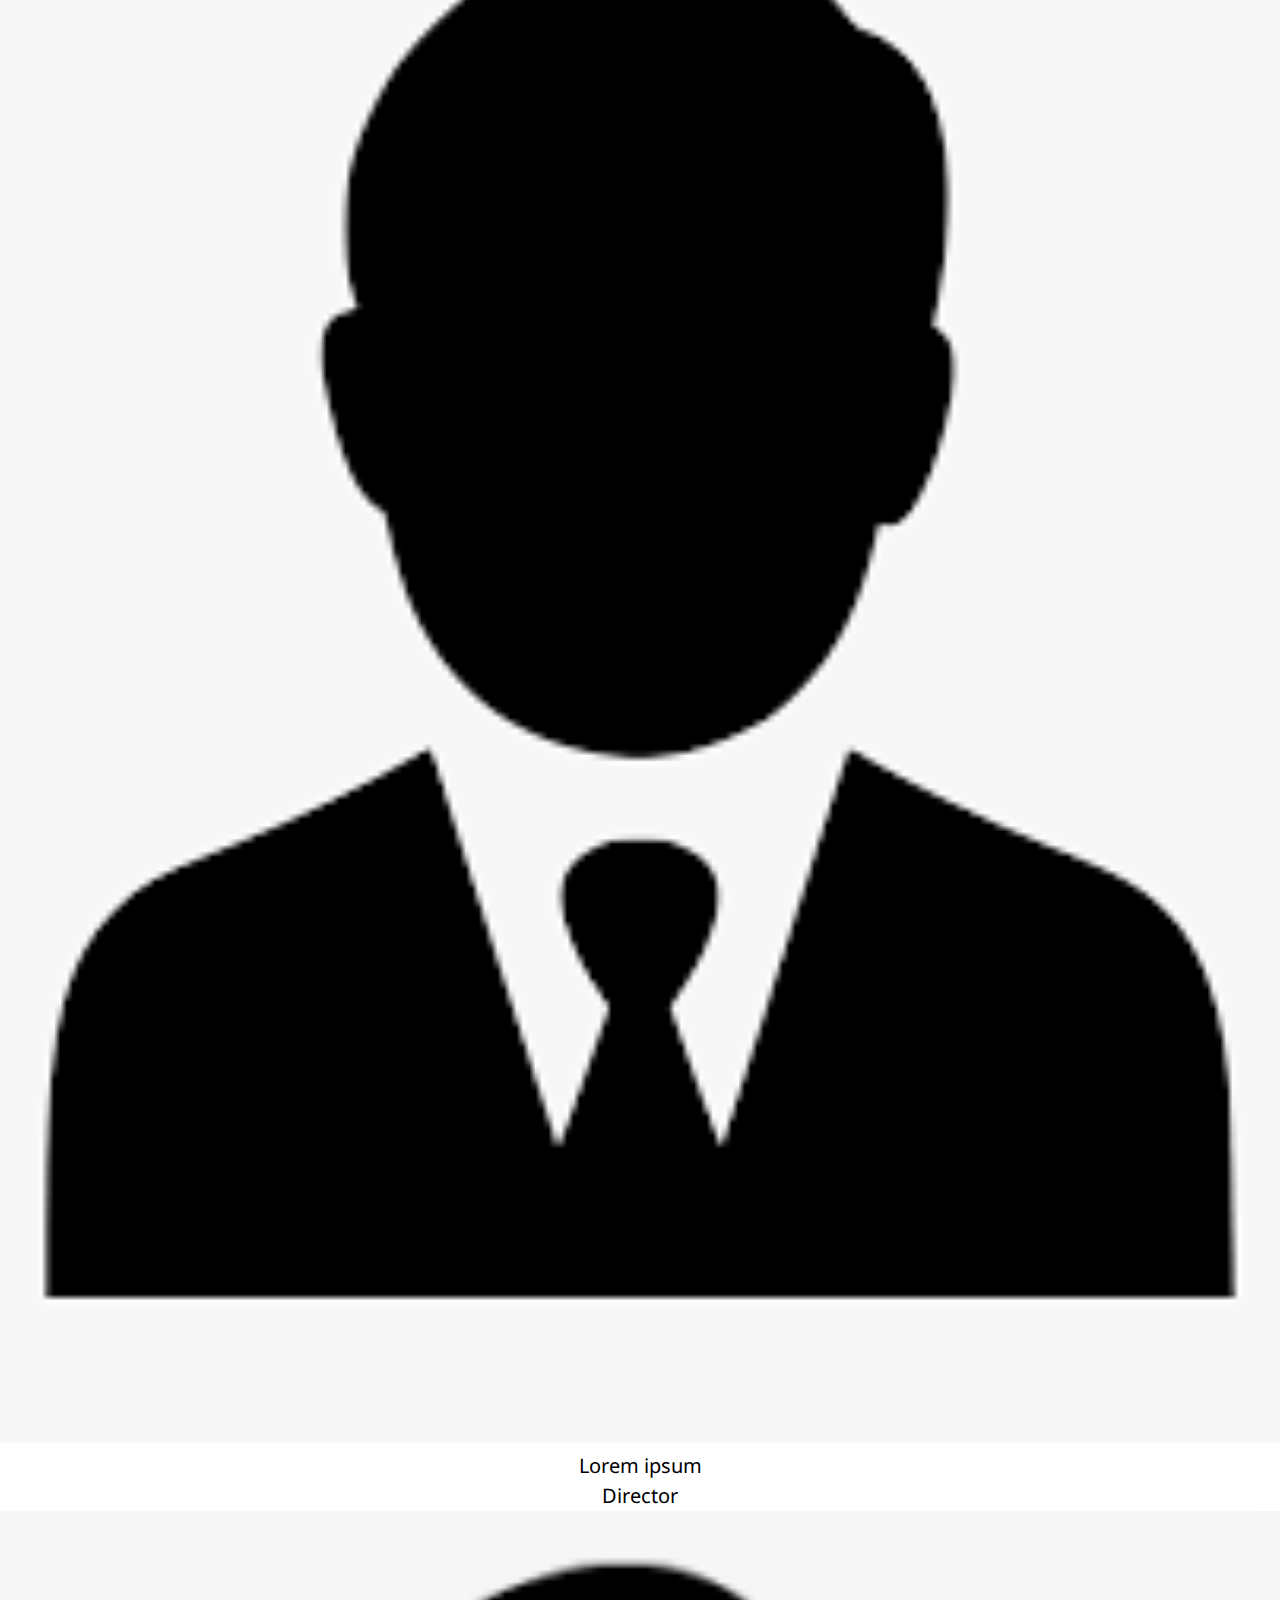
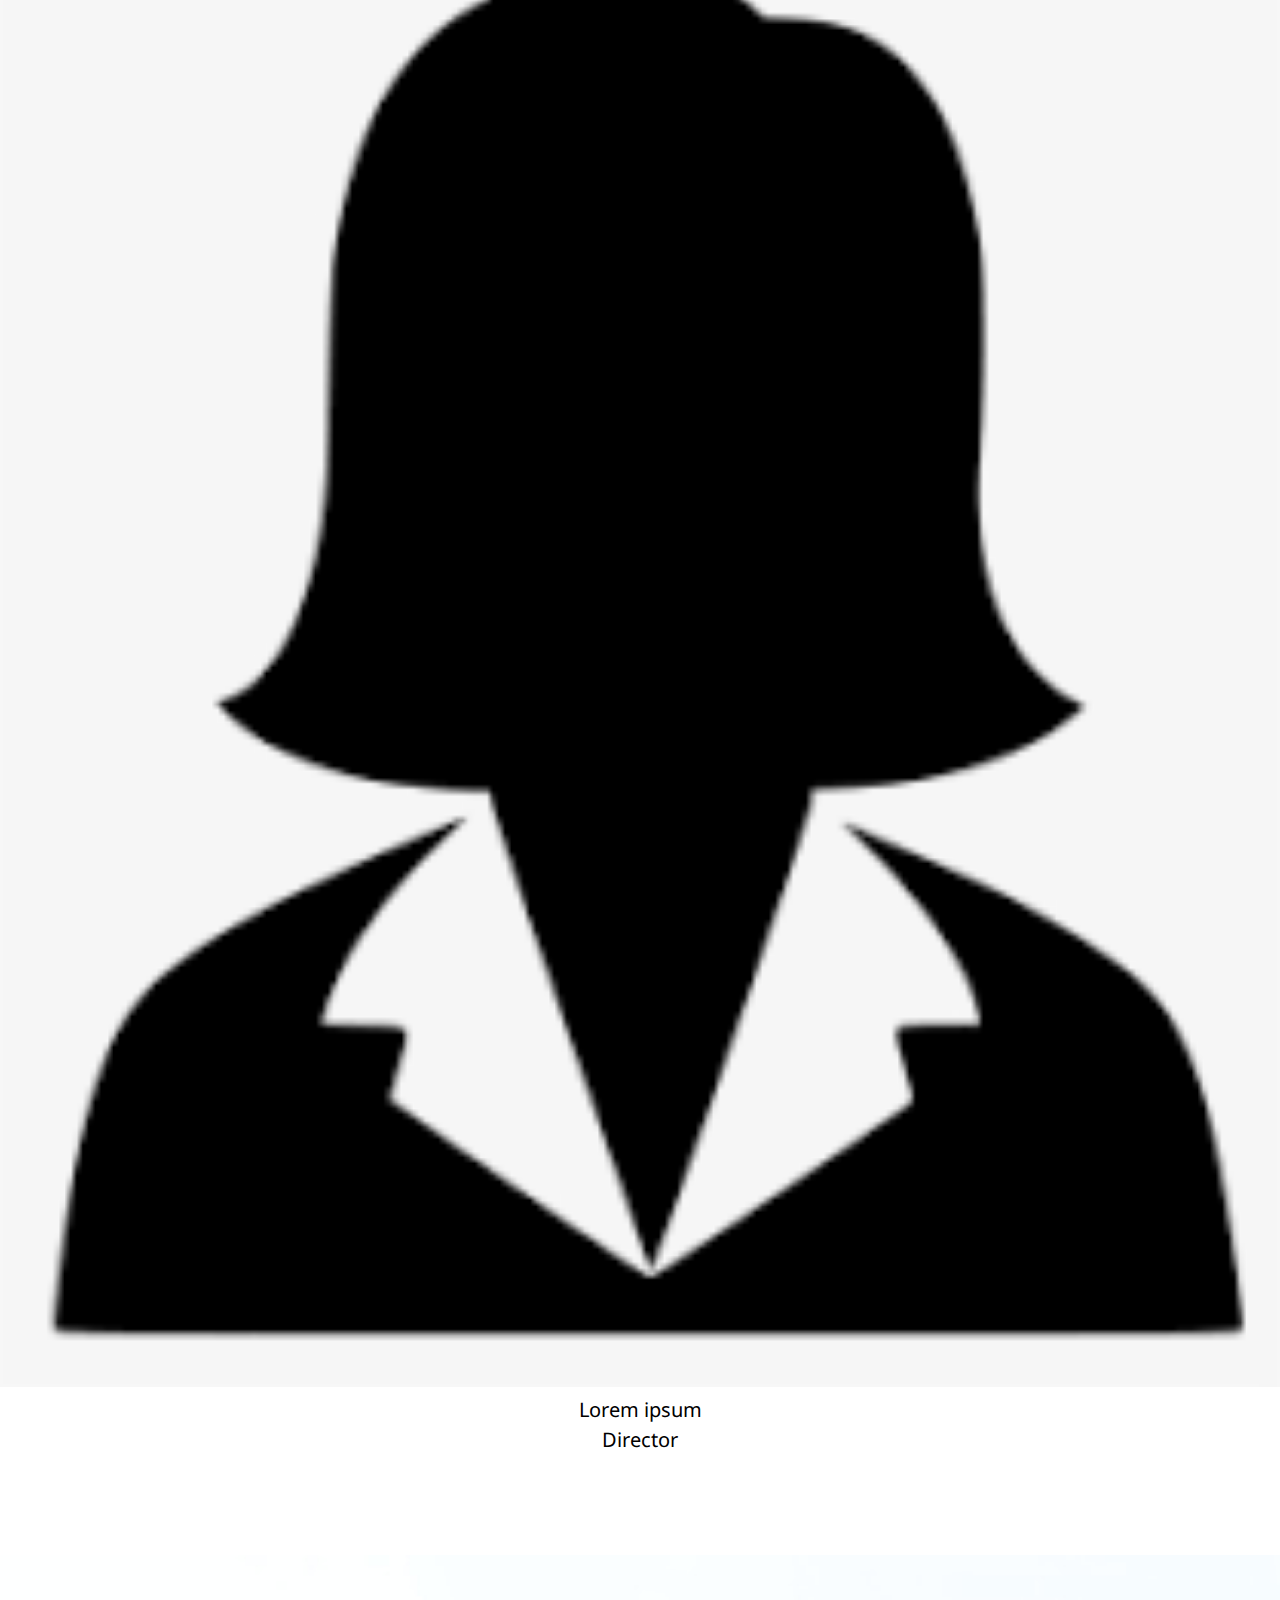
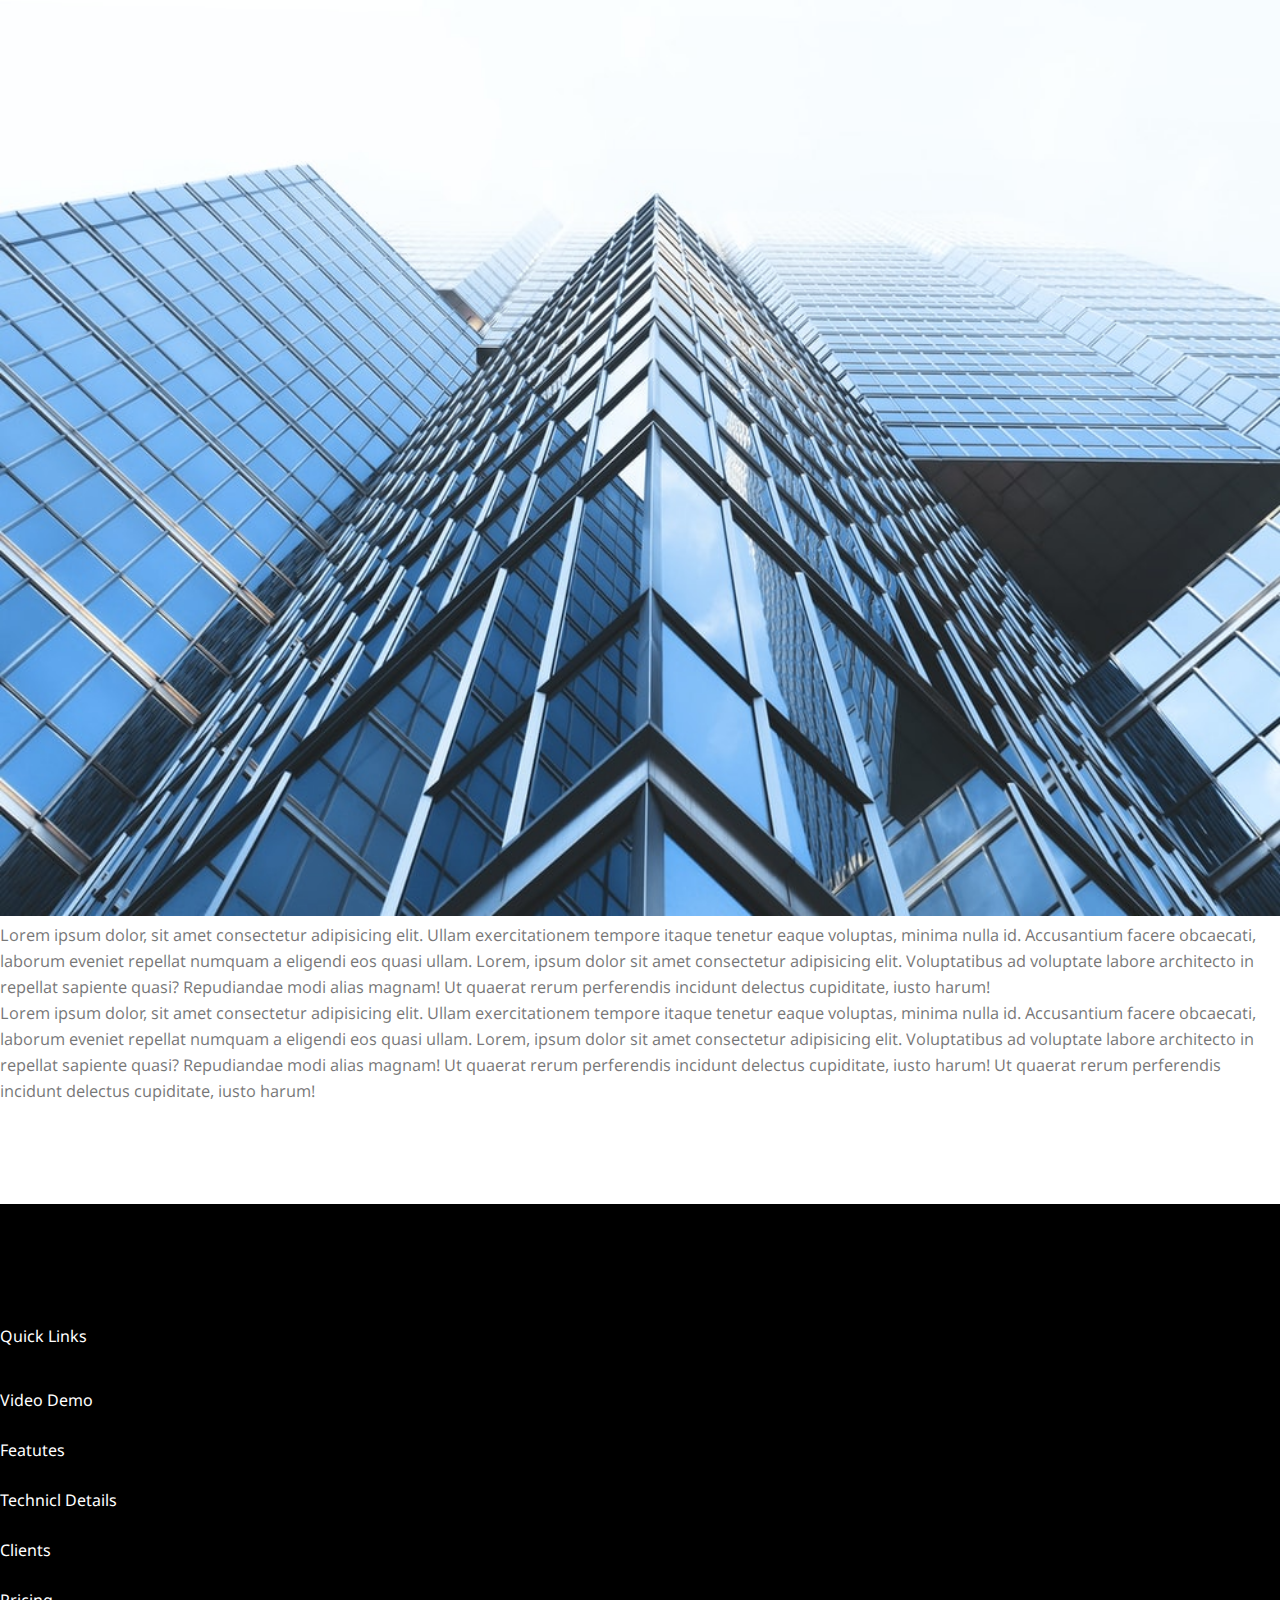
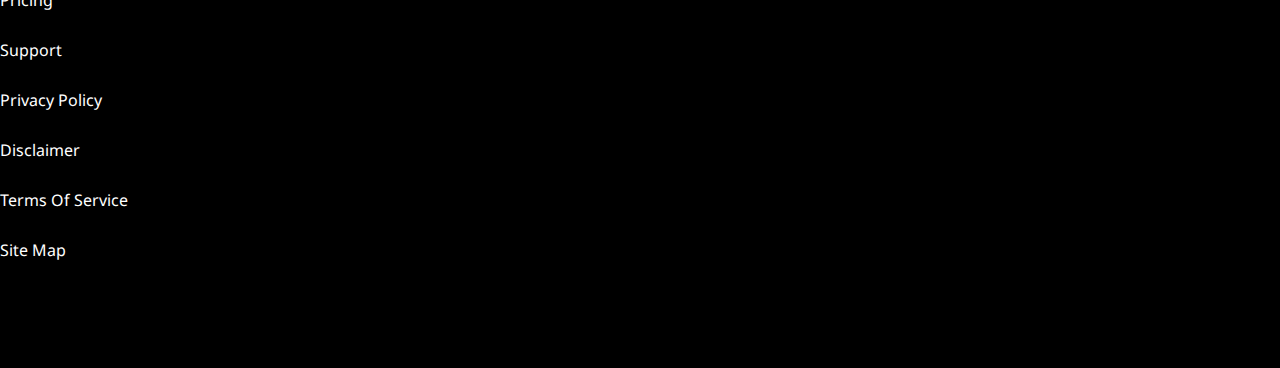
<file: rohan-ranpariya/about.html>
<!DOCTYPE html>
<html>

<head>
    <title>Rohan Ranpariya</title>
    <meta charset="utf-8">
    <meta name="viewport" content="width=device-width, initial-scale=1">
    <link rel="preconnect" href="https://fonts.googleapis.com">
    <link rel="preconnect" href="https://fonts.gstatic.com" crossorigin>
    <link
        href="https://fonts.googleapis.com/css2?family=Noto+Sans:ital,wght@0,400;0,700;1,400;1,700&family=Raleway:ital,wght@0,100;0,200;0,300;0,400;0,500;0,600;0,700;0,800;0,900;1,100;1,200;1,300;1,400;1,500;1,600;1,700;1,800;1,900&display=swap"
        rel="stylesheet">
    <link href="https://cdn.jsdelivr.net/npm/bootstrap@5.1.3/dist/css/bootstrap.min.css" rel="stylesheet"
        integrity="sha384-1BmE4kWBq78iYhFldvKuhfTAU6auU8tT94WrHftjDbrCEXSU1oBoqyl2QvZ6jIW3" crossorigin="anonymous">
    <script src="https://cdn.jsdelivr.net/npm/bootstrap@5.1.3/dist/js/bootstrap.bundle.min.js"
        integrity="sha384-ka7Sk0Gln4gmtz2MlQnikT1wXgYsOg+OMhuP+IlRH9sENBO0LRn5q+8nbTov4+1p"
        crossorigin="anonymous"></script>
    <link rel="Stylesheet" type="text/css" href="stylesheet/style.css">
</head>

<body class="aboutpage">
    <header class="header">
        <nav class="navbar navbar-expand-lg navbar-light bg-light pt-0 pb-0">
            <div class="container-fluid">
                <a class="navbar-brand" href="#"><img src="images/logo1.png"></a>

                <button class="navbar-toggler" type="button" data-bs-toggle="collapse" data-bs-target="#navbarScroll"
                    aria-controls="navbarScroll" aria-expanded="false" aria-label="Toggle navigation">
                    <span class="navbar-toggler-icon"></span>
                </button>
                <div class="collapse navbar-collapse" id="navbarScroll">
                    <ul class="navbar-nav me-auto mb-2 mb-lg-0">
                        <li class="nav-item">
                            <a class="nav-link active" aria-current="page" href="index.html">Home</a>
                        </li>
                        <li class="nav-item">
                            <a class="nav-link" href="about.html">About Us</a>
                        </li>
                        <li class="nav-item dropdown">
                            <a class="nav-link dropdown-toggle" href="#" id="navbarDropdown" role="button"
                                data-bs-toggle="dropdown" aria-expanded="false">
                                Lorem
                            </a>
                            <ul class="dropdown-menu" aria-labelledby="navbarDropdown">
                                <li><a class="dropdown-item" href="overview.html">Overview</a></li>
                                <li><a class="dropdown-item" href="features.html">Features</a></li>
                                <li><a class="dropdown-item" href="technical.html">Technical Specs</a></li>
                                <li><a class="dropdown-item" href="operation.html">Operations</a></li>
                                <li><a class="dropdown-item" href="views.html">Views</a></li>
                                <li><a class="dropdown-item" href="video.html">Videos</a></li>
                                <li>
                                    <hr class="dropdown-divider">
                                </li>
                            </ul>
                        </li>
                        <li class="nav-item">
                            <a class="nav-link" href="enquirey.html">Enquirey</a>
                        </li>
                        <li class="nav-item">
                            <a class="nav-link" href="support.html">Support</a>
                        </li>
                        <li class="nav-item">
                            <a class="nav-link" href="resources.html">Resources</a>
                        </li>
                    </ul>
                </div>
            </div>
        </nav>
    </header>
    <div class="section layer1 pb-0">
        <div class="container">
            <div class="row">
                <div class="col-sm-12">Home > about us</div>
            </div>
            <div class="row">
                <div class="col-sm-12 line2">Lorem ipsum dolor, sit amet consectetur adipisicing</div>
            </div>
        </div>
    </div>
    <div class="section layer2 pt-5">
        <div class="container">
            <div class="row">
                <div class="col-sm-6 para">
                    Lorem ipsum dolor, sit amet consectetur adipisicing elit. Ullam exercitationem tempore itaque
                    tenetur eaque voluptas, minima nulla id. Accusantium facere obcaecati, laborum eveniet repellat
                    numquam a eligendi eos quasi ullam. Lorem, ipsum dolor sit amet consectetur adipisicing elit.
                    Voluptatibus ad voluptate labore architecto in repellat sapiente quasi? Repudiandae modi alias
                    magnam! Ut quaerat rerum perferendis incidunt delectus cupiditate, iusto harum!
                </div>
                <div class="col-sm-6">
                    <img src="images/about-banner.jpg" style="float: right; width: 100%;">
                </div>
            </div>
        </div>
    </div>
    <div class="section layer3 pt-2">
        <div class="container">
            <div class="row names">
                <div class="col-sm-3">
                    <img src="images/members/man.png"><br>
                    Lorem ipsum<br>Founder
                </div>
                <div class="col-sm-3 img1">
                    <img src="images/members/man.png"><br>
                    Lorem ipsum<br>Director
                </div>
                <div class="col-sm-3 img1">
                    <img src="images/members/man.png"><br>
                    Lorem ipsum<br>Director
                </div>
                <div class="col-sm-3 img1">
                    <img src="images/members/women.png"><br>
                    Lorem ipsum<br>Director
                </div>
            </div>
        </div>
    </div>
    <div class="section layer4">
        <div class="container">
            <div class="row">
                <div class="col-sm-5"><img src="images/building.jpg" width="100%"></div>
                <div class="col-sm-7 para">
                    <p class="p1">Lorem ipsum dolor, sit amet consectetur adipisicing elit. Ullam exercitationem tempore
                        itaque
                        tenetur eaque voluptas, minima nulla id. Accusantium facere obcaecati, laborum eveniet repellat
                        numquam a eligendi eos quasi ullam. Lorem, ipsum dolor sit amet consectetur adipisicing elit.
                        Voluptatibus ad voluptate labore architecto in repellat sapiente quasi? Repudiandae modi alias
                        magnam! Ut quaerat rerum perferendis incidunt delectus cupiditate, iusto harum!</p>

                    <p> Lorem ipsum dolor, sit amet consectetur adipisicing elit. Ullam exercitationem tempore itaque
                        tenetur eaque voluptas, minima nulla id. Accusantium facere obcaecati, laborum eveniet repellat
                        numquam a eligendi eos quasi ullam. Lorem, ipsum dolor sit amet consectetur adipisicing elit.
                        Voluptatibus ad voluptate labore architecto in repellat sapiente quasi? Repudiandae modi alias
                        magnam! Ut quaerat rerum perferendis incidunt delectus cupiditate, iusto harum! Ut quaerat rerum
                        perferendis incidunt delectus cupiditate, iusto harum!</p>
                </div>
            </div>
        </div>
    </div>
    <footer>
        <div class="section layer8">
            <div class="container">
                <div class="row">
                    <div class="col-sm-2 quick">Quick Links</div>
                    <div class="row">
                        <div class="col-sm-3 list">
                            <ul>
                                <li><a href="">Video Demo</a></li>
                                <li><a href="">Featutes</a></li>
                                <li><a href="">Technicl Details</a></li>
                                <li><a href="">Clients</a></li>
                                <li><a href="">Pricing</a></li>
                                <li><a href="">Support</a></li>
                            </ul>
                        </div>
                        <div class="col-sm-6 list">
                            <ul>
                                <li><a href="">Privacy Policy</a></li>
                                <li><a href="">Disclaimer</a></li>
                                <li><a href="">Terms Of Service</a></li>
                                <li><a href="">Site Map</a></li>
                            </ul>
                        </div>
                    </div>
                </div>
            </div>
        </div>
    </footer>

    <script src="https://cdn.jsdelivr.net/npm/@popperjs/core@2.10.2/dist/umd/popper.min.js"
        integrity="sha384-7+zCNj/IqJ95wo16oMtfsKbZ9ccEh31eOz1HGyDuCQ6wgnyJNSYdrPa03rtR1zdB"
        crossorigin="anonymous"></script>
    <script src="https://cdn.jsdelivr.net/npm/bootstrap@5.1.3/dist/js/bootstrap.min.js"
        integrity="sha384-QJHtvGhmr9XOIpI6YVutG+2QOK9T+ZnN4kzFN1RtK3zEFEIsxhlmWl5/YESvpZ13"
        crossorigin="anonymous"></script>
</body>

</html>
</file>
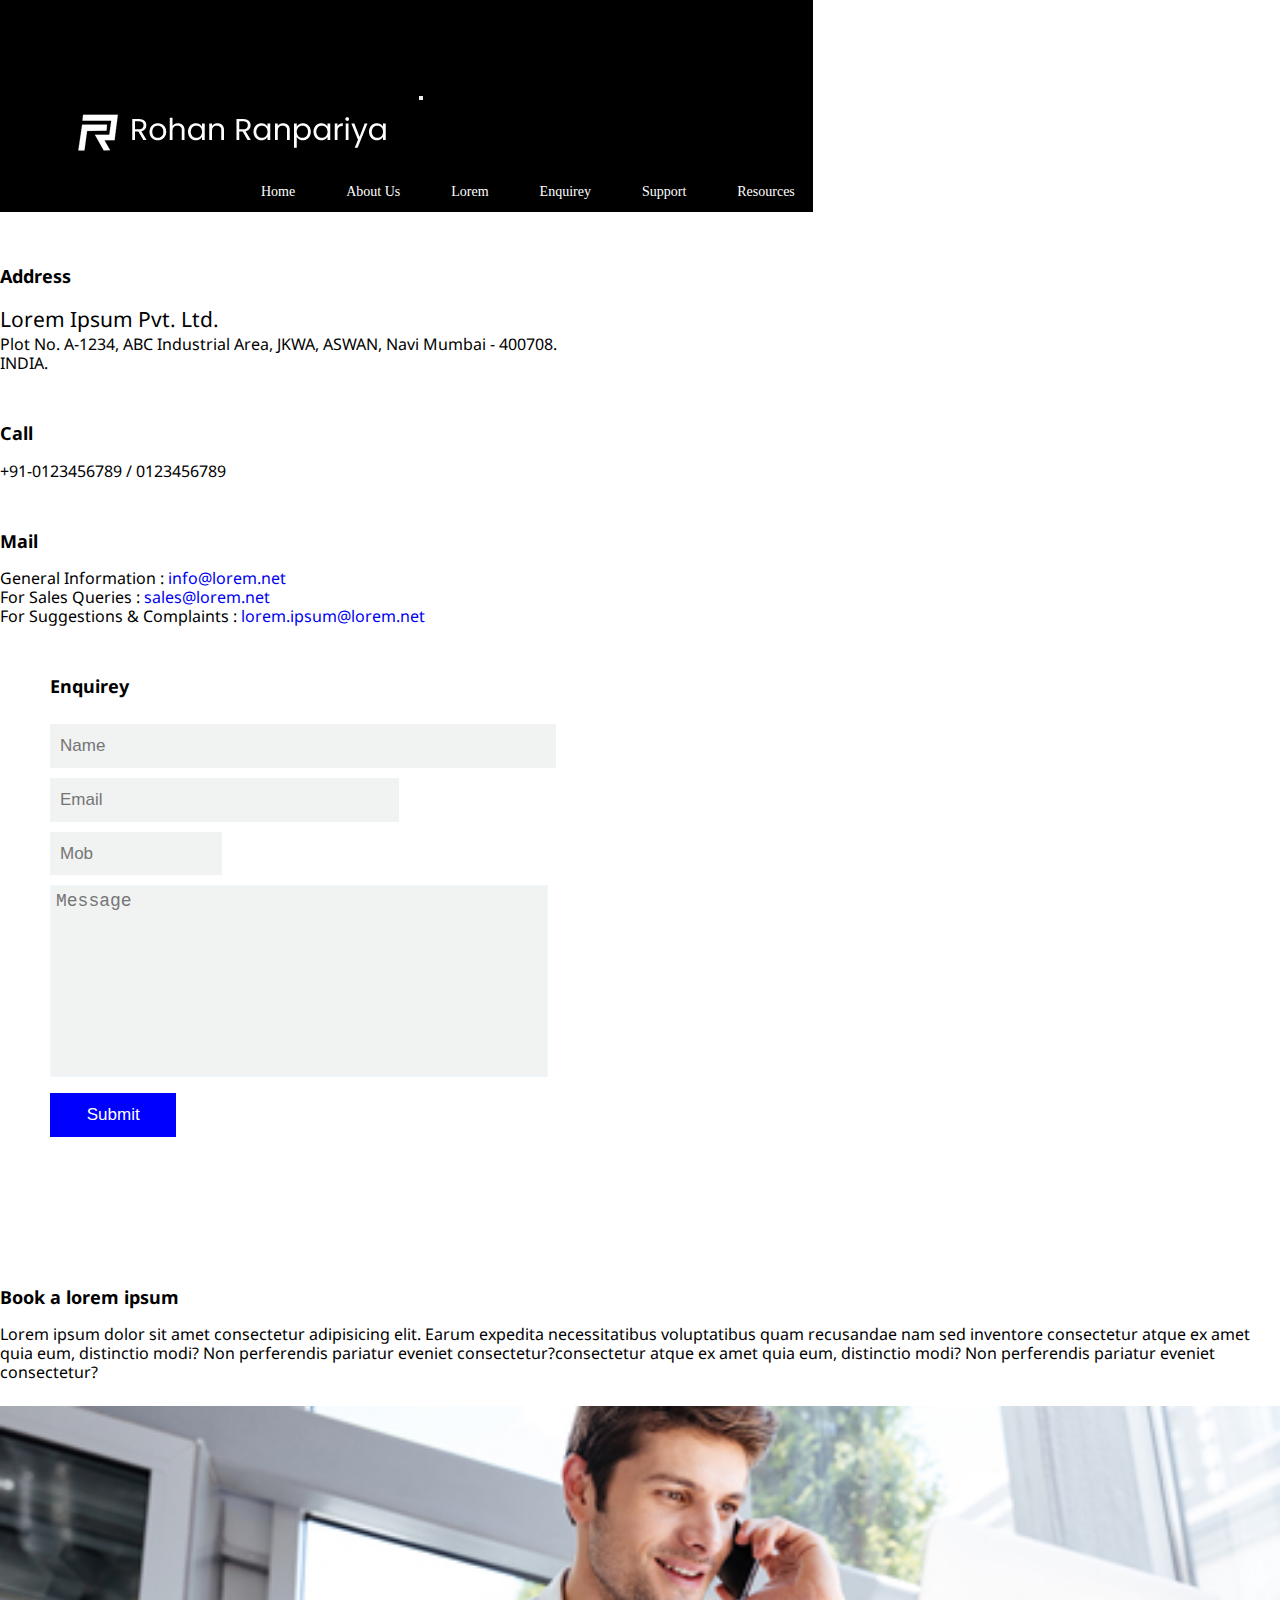
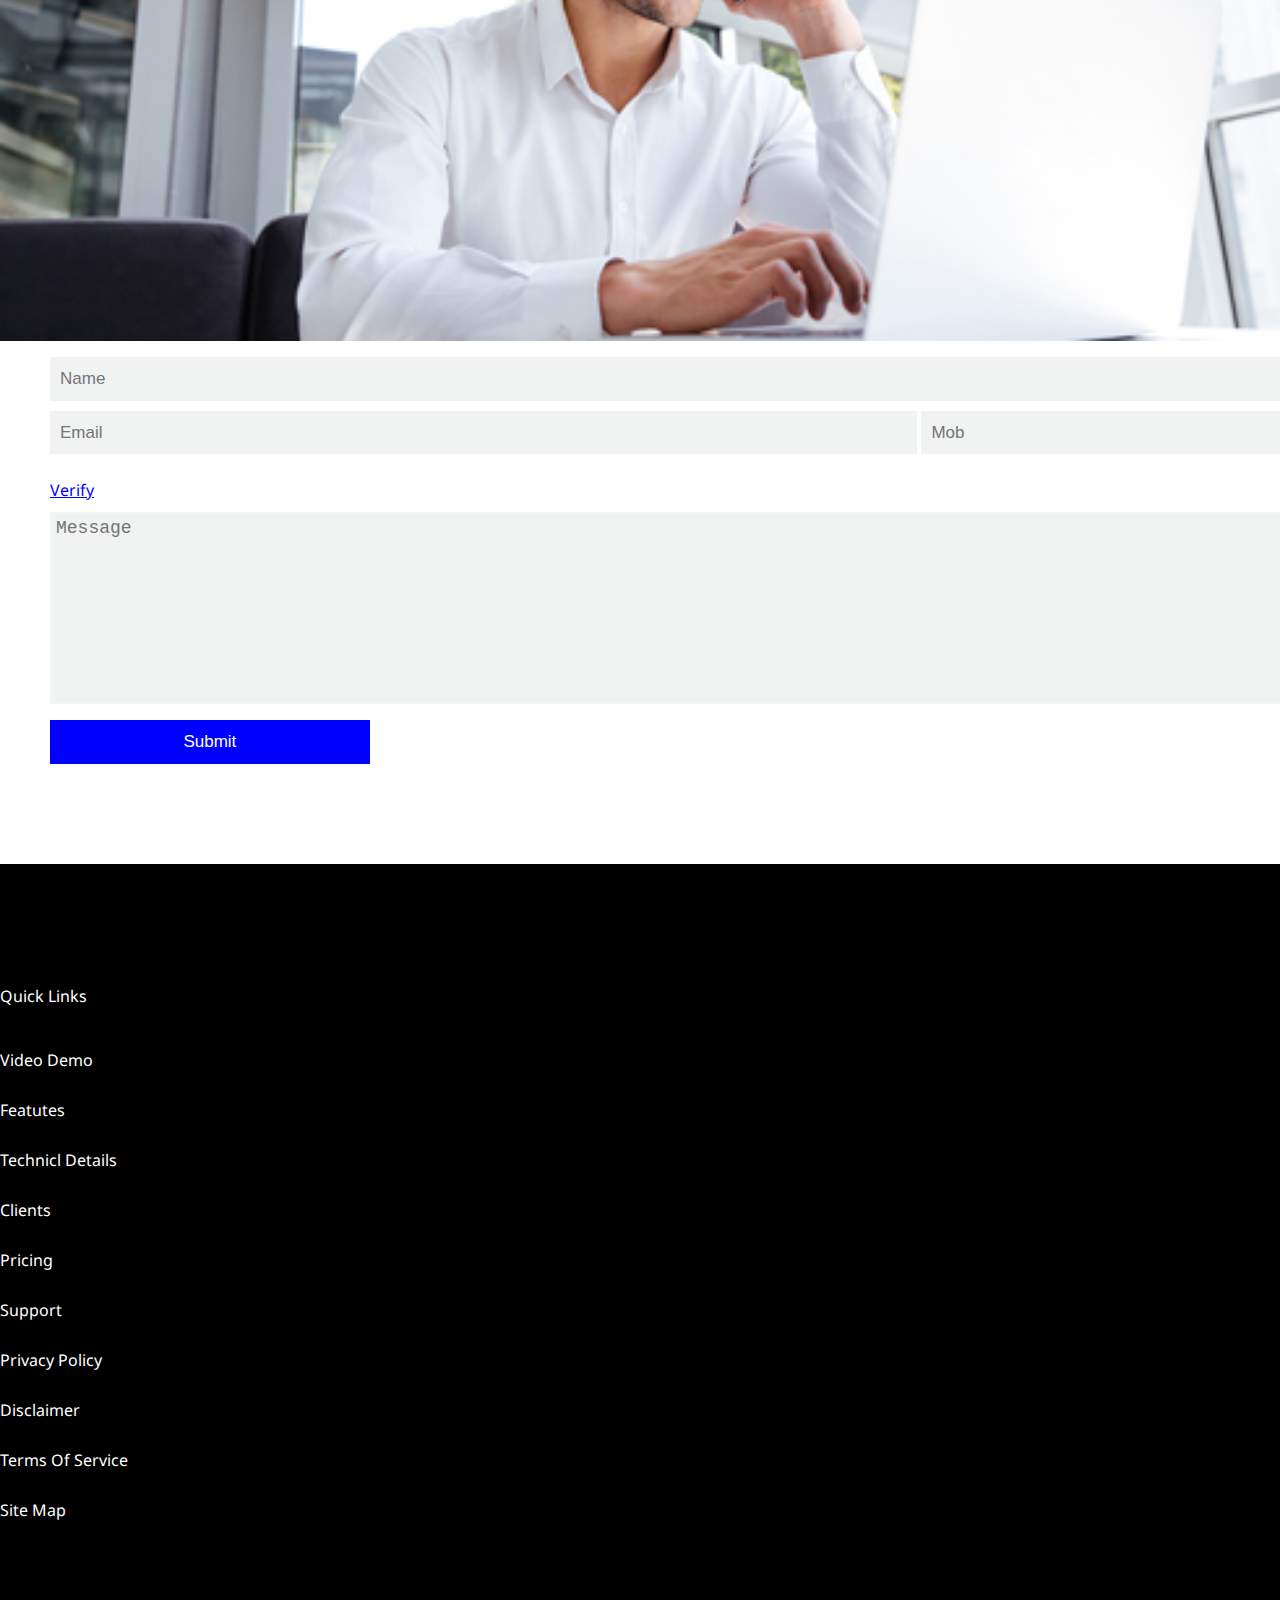
<file: rohan-ranpariya/enquirey.html>
<!DOCTYPE html>
<html>

<head>
    <title>Rohan Ranpariya</title>
    <meta charset="utf-8">
    <meta name="viewport" content="width=device-width, initial-scale=1">
    <link rel="preconnect" href="https://fonts.googleapis.com">
    <link rel="preconnect" href="https://fonts.gstatic.com" crossorigin>
    <link
        href="https://fonts.googleapis.com/css2?family=Noto+Sans:ital,wght@0,400;0,700;1,400;1,700&family=Raleway:ital,wght@0,100;0,200;0,300;0,400;0,500;0,600;0,700;0,800;0,900;1,100;1,200;1,300;1,400;1,500;1,600;1,700;1,800;1,900&display=swap"
        rel="stylesheet">
    <link href="https://cdn.jsdelivr.net/npm/bootstrap@5.1.3/dist/css/bootstrap.min.css" rel="stylesheet"
        integrity="sha384-1BmE4kWBq78iYhFldvKuhfTAU6auU8tT94WrHftjDbrCEXSU1oBoqyl2QvZ6jIW3" crossorigin="anonymous">
    <script src="https://cdn.jsdelivr.net/npm/bootstrap@5.1.3/dist/js/bootstrap.bundle.min.js"
        integrity="sha384-ka7Sk0Gln4gmtz2MlQnikT1wXgYsOg+OMhuP+IlRH9sENBO0LRn5q+8nbTov4+1p"
        crossorigin="anonymous"></script>
    <link rel="Stylesheet" type="text/css" href="stylesheet/style.css">
</head>

<body class="enquirey">
    <header class="header">
        <nav class="navbar navbar-expand-lg navbar-light bg-light pt-0 pb-0">
            <div class="container-fluid">
                <a class="navbar-brand" href="#"><img src="images/logo1.png"></a>

                <button class="navbar-toggler" type="button" data-bs-toggle="collapse" data-bs-target="#navbarScroll"
                    aria-controls="navbarScroll" aria-expanded="false" aria-label="Toggle navigation">
                    <span class="navbar-toggler-icon"></span>
                </button>
                <div class="collapse navbar-collapse" id="navbarScroll">
                    <ul class="navbar-nav me-auto mb-2 mb-lg-0">
                        <li class="nav-item">
                            <a class="nav-link active" aria-current="page" href="index.html">Home</a>
                        </li>
                        <li class="nav-item">
                            <a class="nav-link" href="about.html">About Us</a>
                        </li>
                        <li class="nav-item dropdown">
                            <a class="nav-link dropdown-toggle" href="#" id="navbarDropdown" data-bs-toggle="dropdown"
                                aria-expanded="false">
                                Lorem
                            </a>
                            <ul class="dropdown-menu" aria-labelledby="navbarDropdown">
                                <li><a class="dropdown-item" href="overview.html">Overview</a></li>
                                <li><a class="dropdown-item" href="features.html">Features</a></li>
                                <li><a class="dropdown-item" href="technical.html">Technical Specs</a></li>
                                <li><a class="dropdown-item" href="operation.html">Operations</a></li>
                                <li><a class="dropdown-item" href="views.html">Views</a></li>
                                <li><a class="dropdown-item" href="video.html">Videos</a></li>
                                <li>
                                    <hr class="dropdown-divider">
                                </li>
                            </ul>
                        </li>
                        <li class="nav-item">
                            <a class="nav-link" href="enquirey.html">Enquirey</a>
                        </li>
                        <li class="nav-item">
                            <a class="nav-link" href="support.html">Support</a>
                        </li>
                        <li class="nav-item">
                            <a class="nav-link" href="resources.html">Resources</a>
                        </li>
                    </ul>
                </div>
            </div>
        </nav>
    </header>
    <div class="section layer1 pb-0 mb-0 layer1">
        <div class="container">
            <div class="row">
                <div class="col-sm-6">Home > Lorem > Enquirey<br>
                    <img class="col-sm-3" src="images/logo3.png"
                        style="width: 35%; padding-bottom: 0px; padding-top: 30px;">
                    <h4 class="enquirey">Address</h4>
                    <h2 class="enquirey">Lorem Ipsum Pvt. Ltd.</h2>
                    <p class="enquirey">Plot No. A-1234, ABC Industrial Area, JKWA, ASWAN, Navi Mumbai - 400708.
                        <br>INDIA.</p>
                    <h4 class="enquirey">Call</h4>
                    <p class="enquirey">+91-0123456789 / 0123456789</p>
                    <h4 class="enquirey">Mail</h4>
                    <p class="enquirey"> General Information : <a href="mailto:info@lorem.net">info@lorem.net</a><br>
                        For Sales Queries : <a href="mailto:sales@lorem.net">sales@lorem.net</a><br>
                        For Suggestions & Complaints : <a href="mailto:lorem.ipsum@lorem.net">
                            lorem.ipsum@lorem.net</a></p>
                </div>
                <div class="col-sm-6 eq" style="float: left;">
                    <h4 class="enquirey">Enquirey</h4>
                    <div>
                        <input type="text" placeholder="Name" style="width: 100%;">
                        <div style="width: 104%;"><input class="eml" type="text" placeholder="Email">
                            <input type="text" class="mo" placeholder="Mob">
                        </div>
                        <textarea type="text" placeholder="Message"
                            style="height: 20vh; width: 100%; border-color: aliceblue; background-color: #f1f2f2; margin-top: 10px; font-size: 18PX; padding: 5px; resize: none;"></textarea>
                        <input type="submit" placeholder="Submit"
                            style="width: 26%; background-color: #0000ff; color: #fff;">
                    </div>
                </div>
            </div>
        </div>
    </div>
    <div class="section layer2 pt-2 pb-5">
        <div class="container">
            <div class="row">
                <div class="col-sm-6">
                    <h4 class="enquirey">Book a lorem ipsum</h4>
                    <p class="enquirey">Lorem ipsum dolor sit amet consectetur adipisicing elit. Earum expedita
                        necessitatibus voluptatibus quam recusandae nam sed inventore consectetur atque ex amet quia
                        eum, distinctio modi? Non perferendis pariatur eveniet consectetur?consectetur atque ex amet quia
                        eum, distinctio modi? Non perferendis pariatur eveniet consectetur?</p><br>
                    <img src="images/book-demo.jpg" style="width: 100%;">
                </div>
                <div class="col-sm-6 eq pt-4 mt-5">
                    <input type="text" placeholder="Name">
                    <div style="width: 106%;"><input type="text" class="eml1" placeholder="Email">
                        <input type="text" class="mo1" placeholder="Mob">
                    </div><br>
                    <a href="">Verify</a><br>
                    <textarea type="text" placeholder="Message"
                        style="height: 20vh; width: 100%; border-color: aliceblue; background-color: #f1f2f2; margin-top: 10px; font-size: 18PX; padding: 5px; resize: none;"></textarea>
                    <input type="submit" placeholder="Submit"
                        style="width: 26%; background-color: #0000ff; color: #fff;">
                </div>
            </div>
        </div>
    </div>


    <footer>
        <div class="section layer10">
            <div class="container">
                <div class="row">
                    <div class="col-sm-2 quick">Quick Links</div>
                    <div class="row">
                        <div class="col-sm-3 list">
                            <ul>
                                <li><a href="">Video Demo</a></li>
                                <li><a href="">Featutes</a></li>
                                <li><a href="">Technicl Details</a></li>
                                <li><a href="">Clients</a></li>
                                <li><a href="">Pricing</a></li>
                                <li><a href="">Support</a></li>
                            </ul>
                        </div>
                        <div class="col-sm-6 list">
                            <ul>
                                <li><a href="">Privacy Policy</a></li>
                                <li><a href="">Disclaimer</a></li>
                                <li><a href="">Terms Of Service</a></li>
                                <li><a href="">Site Map</a></li>
                            </ul>
                        </div>
                    </div>
                </div>
            </div>
        </div>
    </footer>

    <script src="https://cdn.jsdelivr.net/npm/@popperjs/core@2.10.2/dist/umd/popper.min.js"
        integrity="sha384-7+zCNj/IqJ95wo16oMtfsKbZ9ccEh31eOz1HGyDuCQ6wgnyJNSYdrPa03rtR1zdB"
        crossorigin="anonymous"></script>
    <script src="https://cdn.jsdelivr.net/npm/bootstrap@5.1.3/dist/js/bootstrap.min.js"
        integrity="sha384-QJHtvGhmr9XOIpI6YVutG+2QOK9T+ZnN4kzFN1RtK3zEFEIsxhlmWl5/YESvpZ13"
        crossorigin="anonymous"></script>
</body>

</html>
</file>
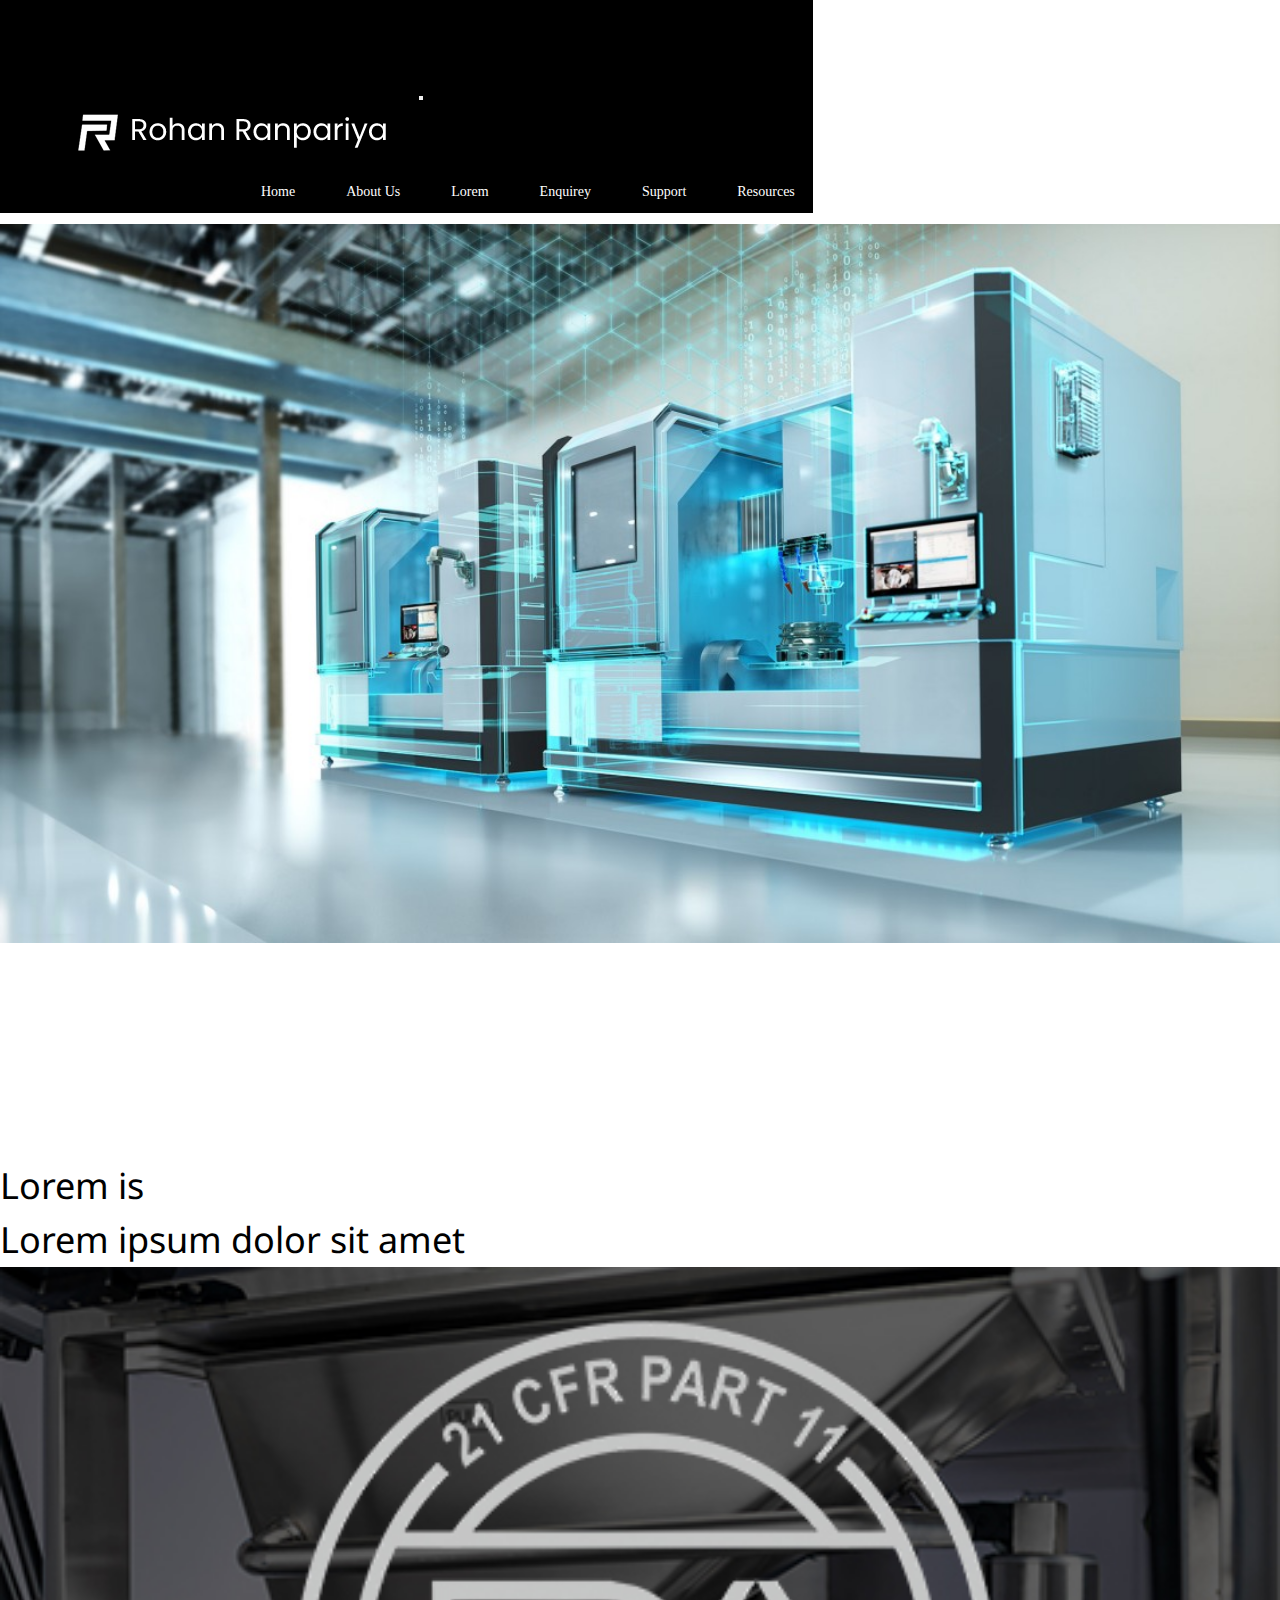
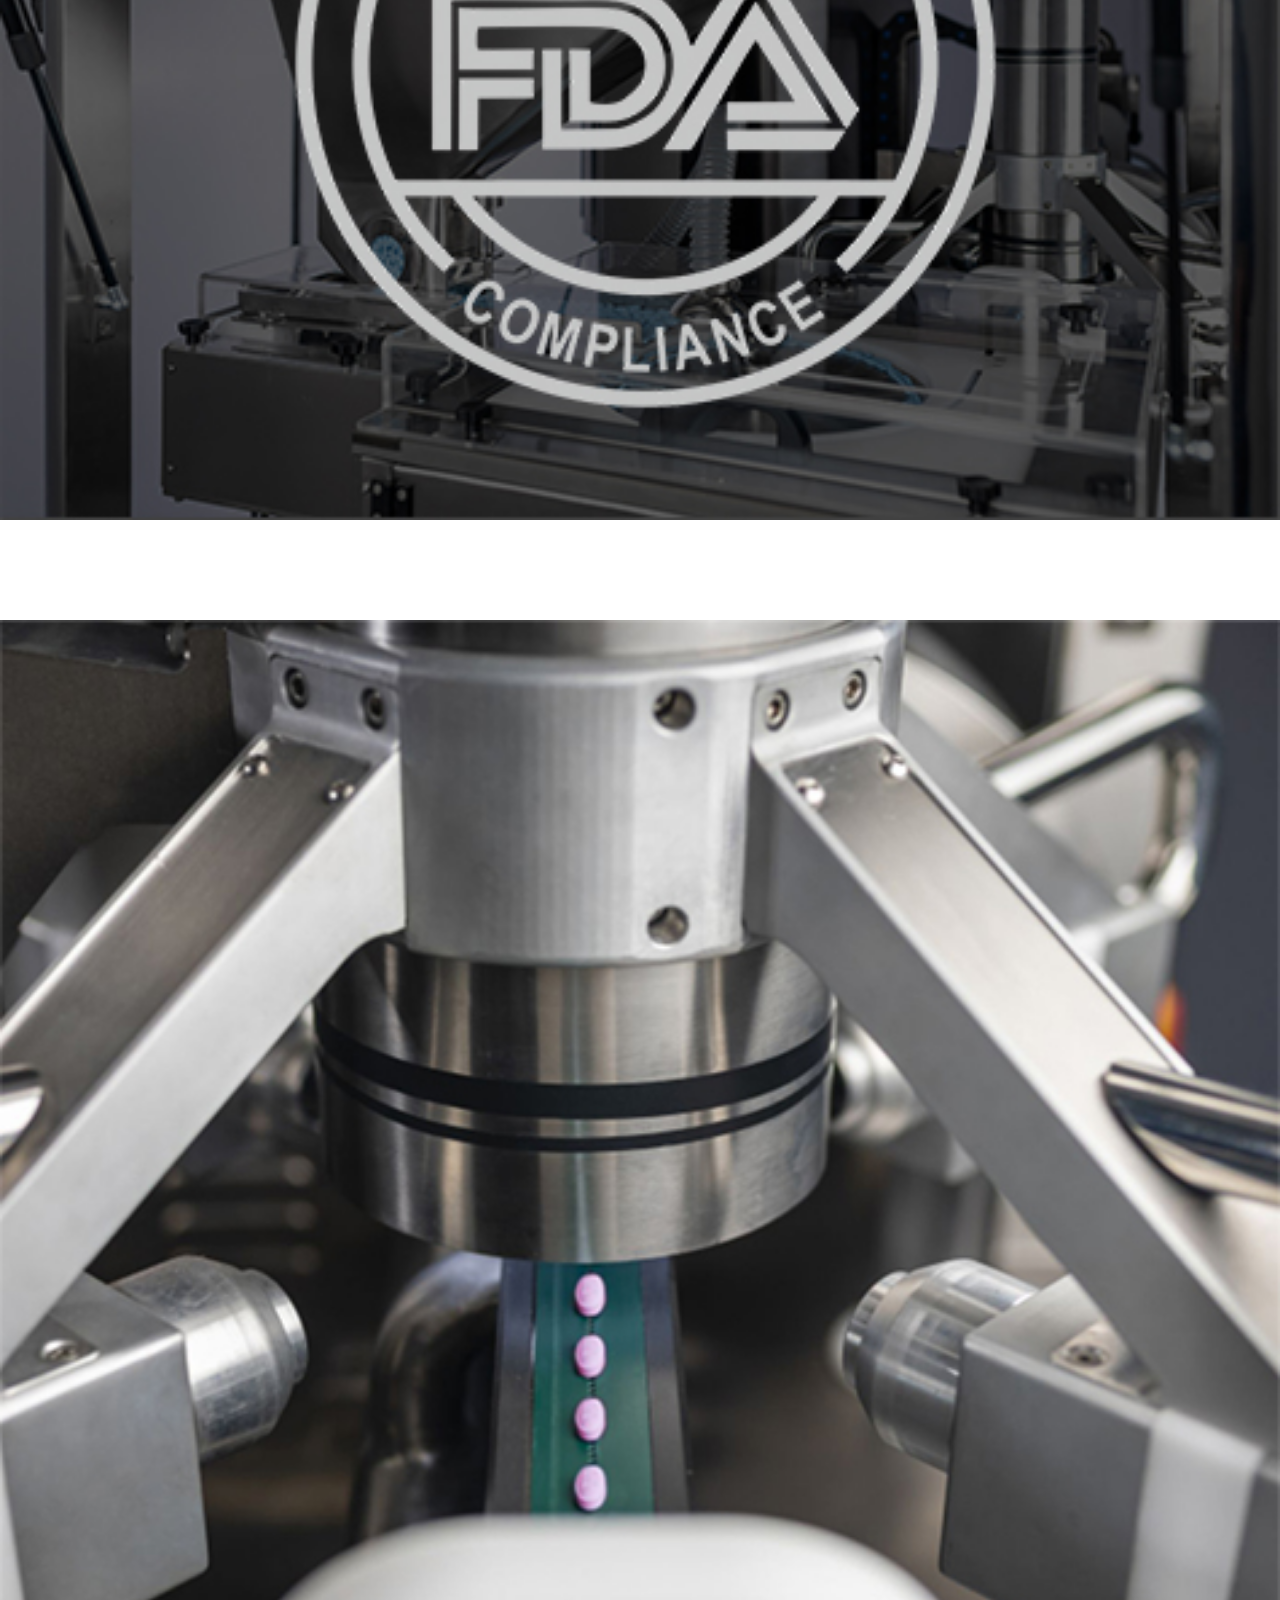
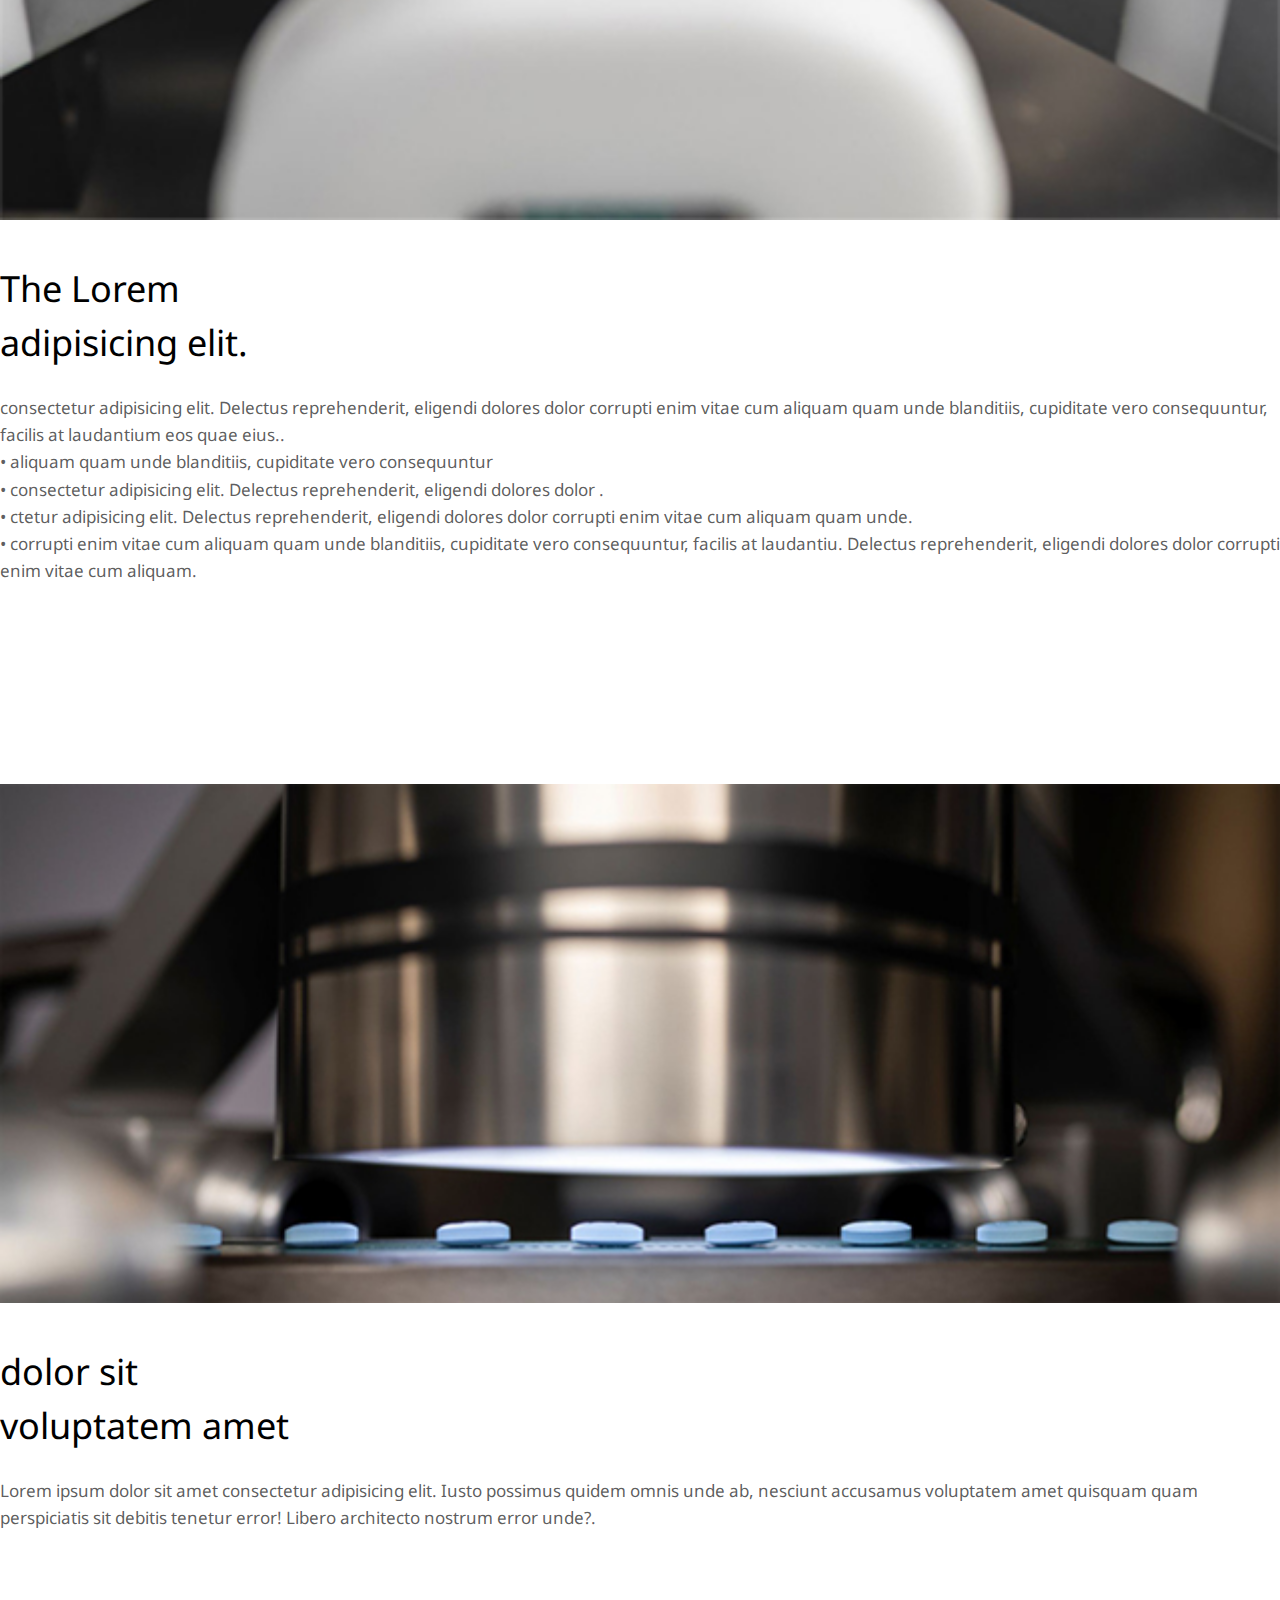
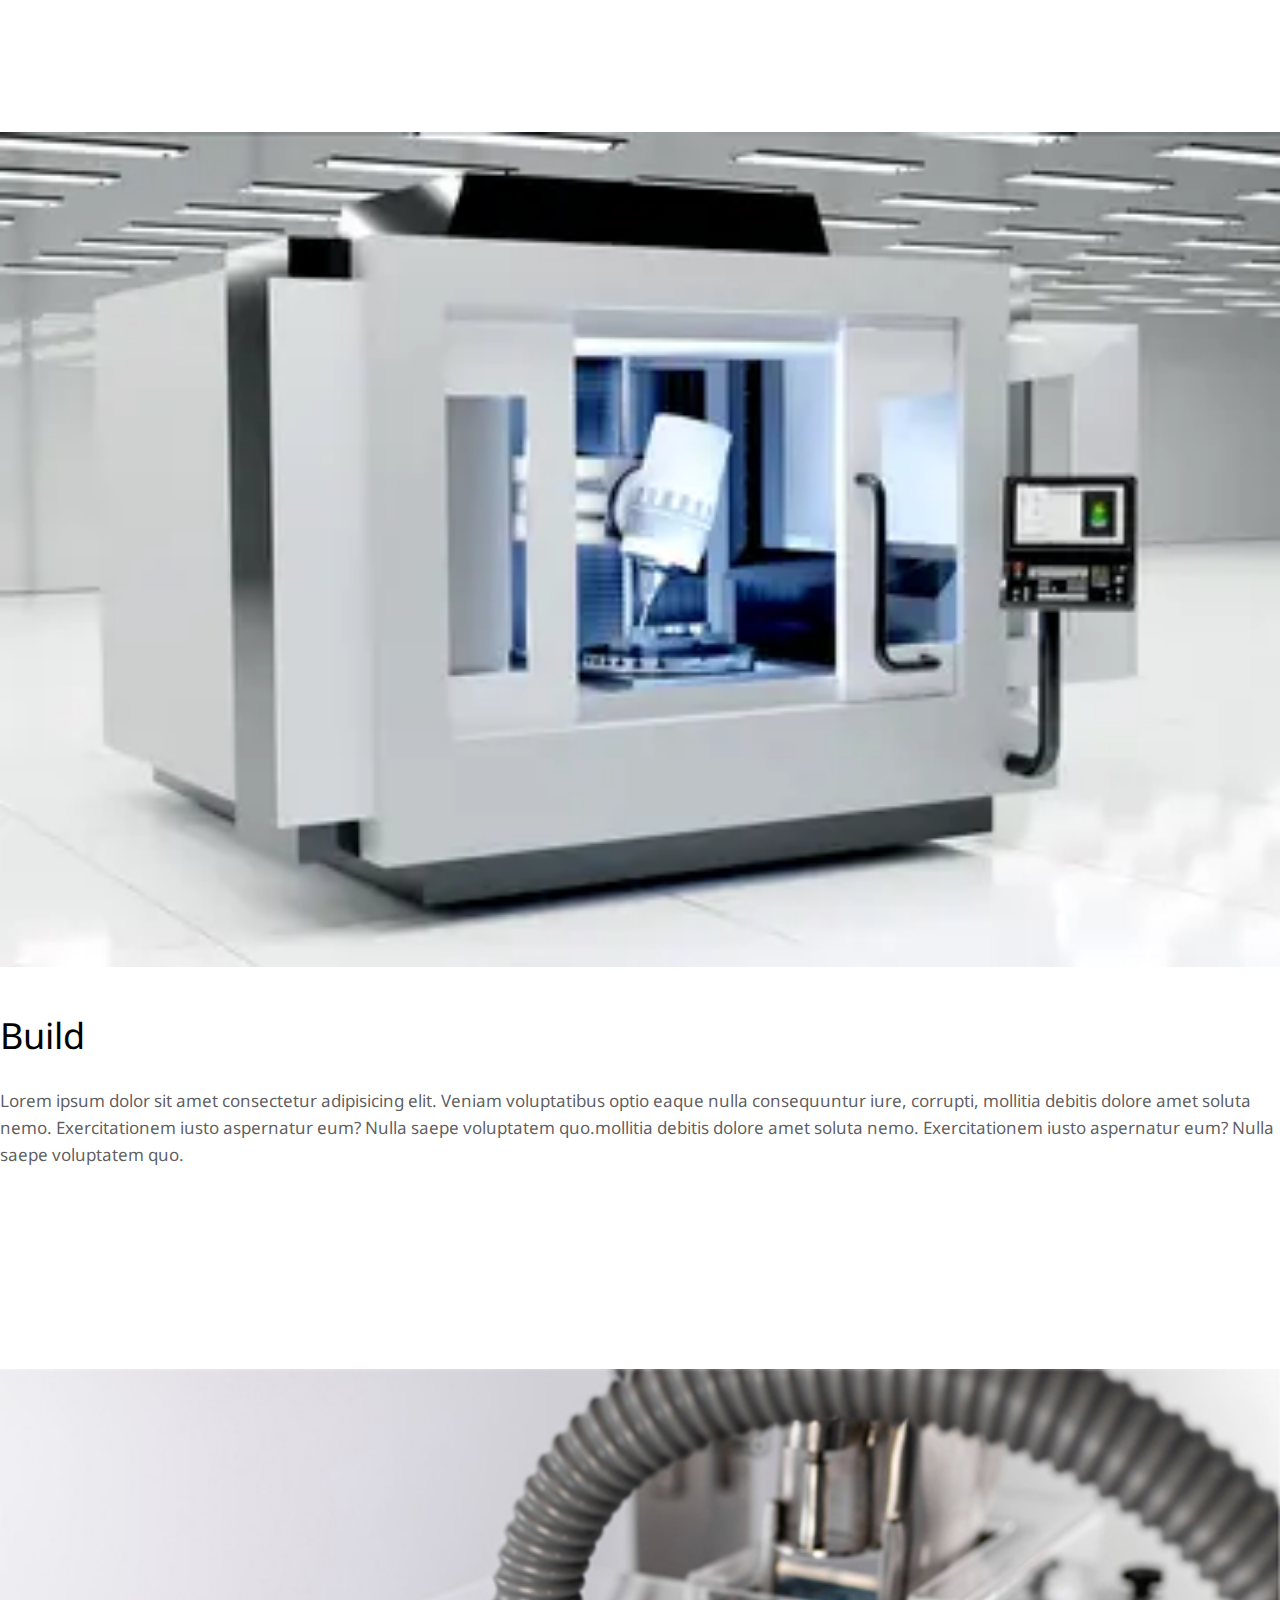
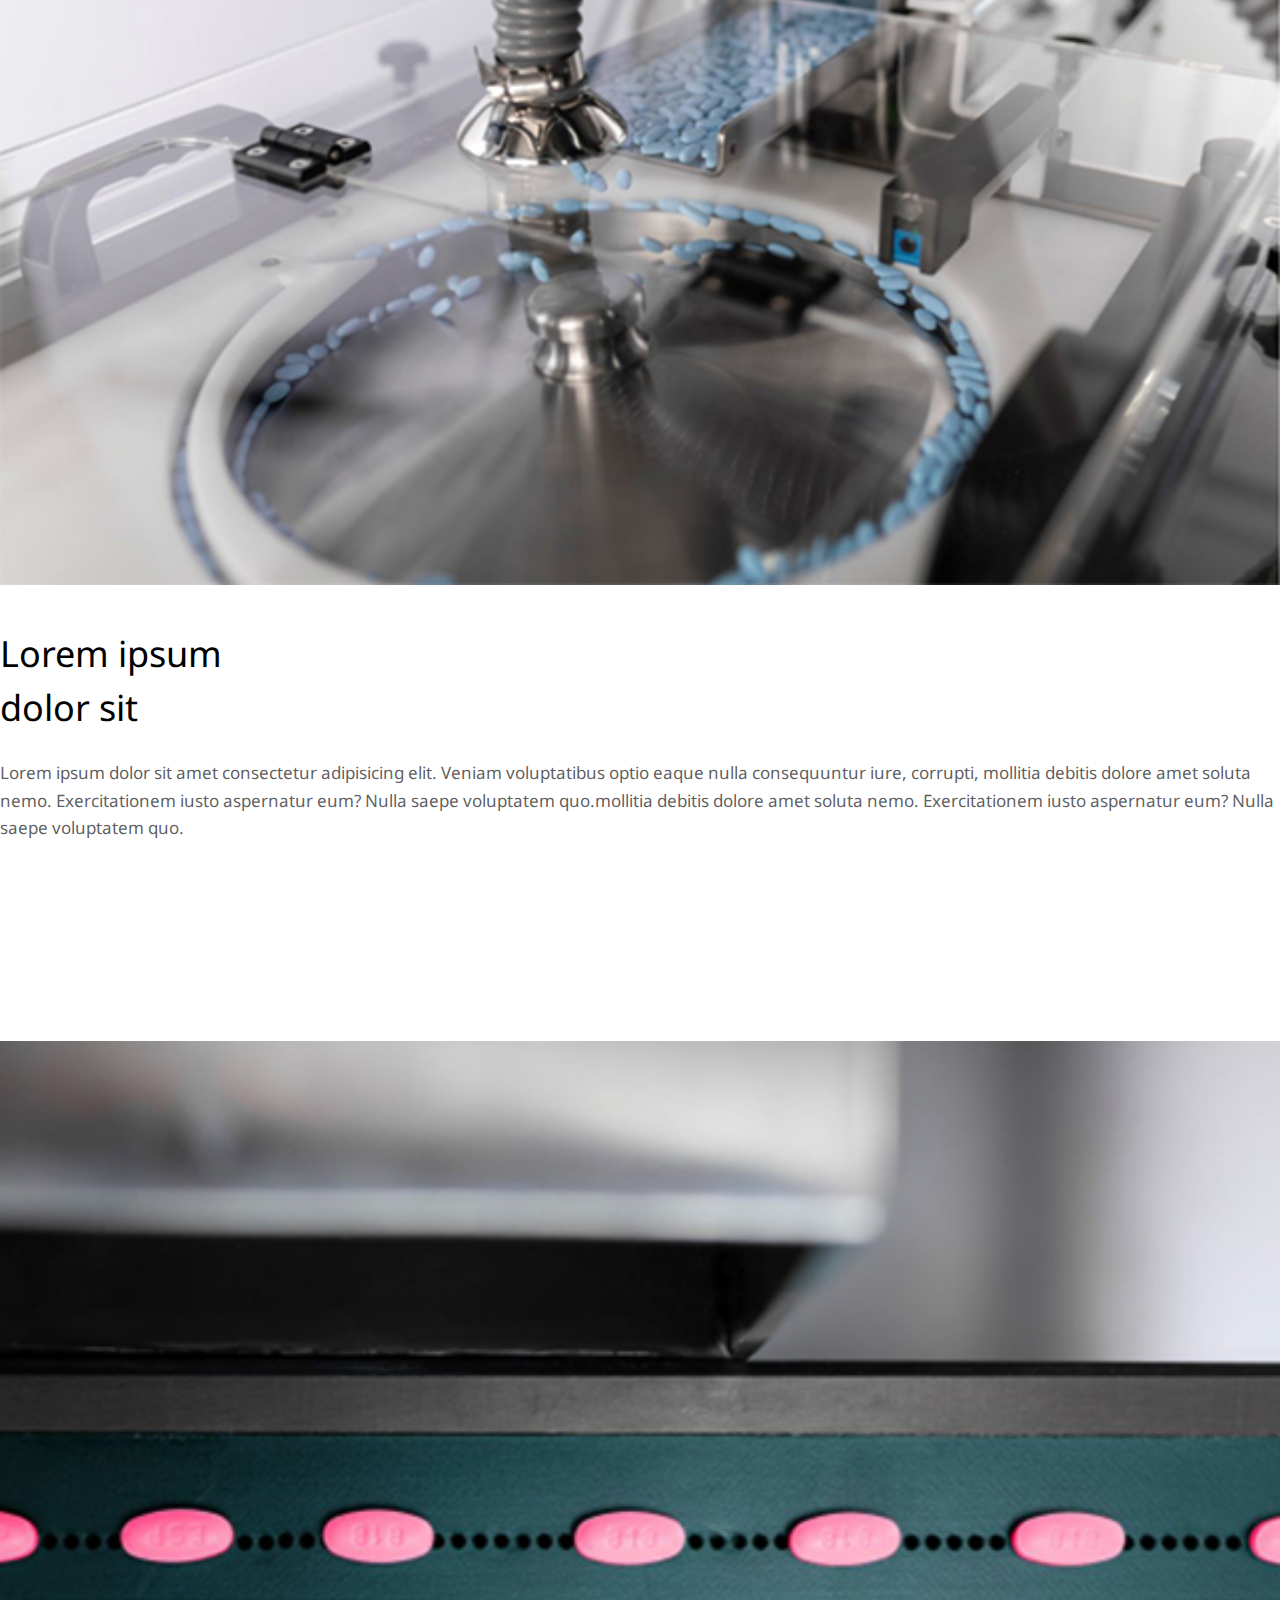
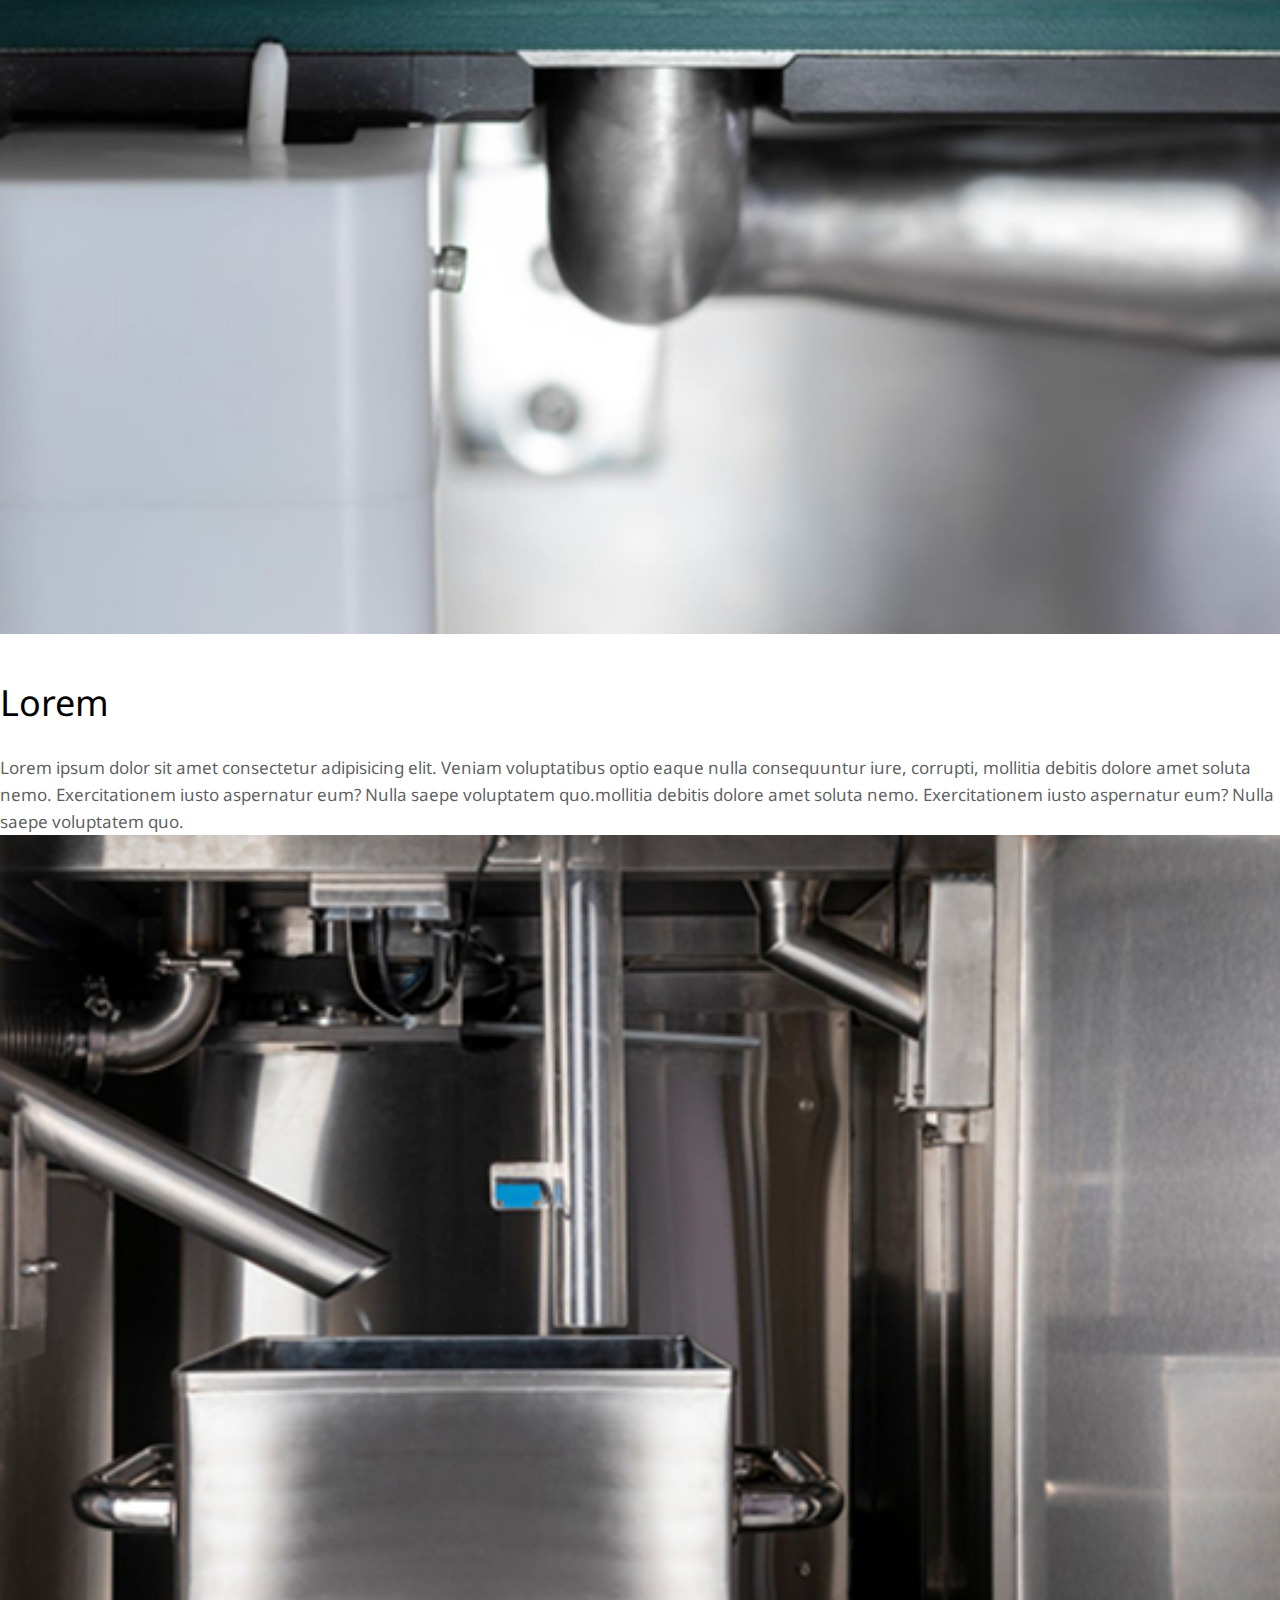
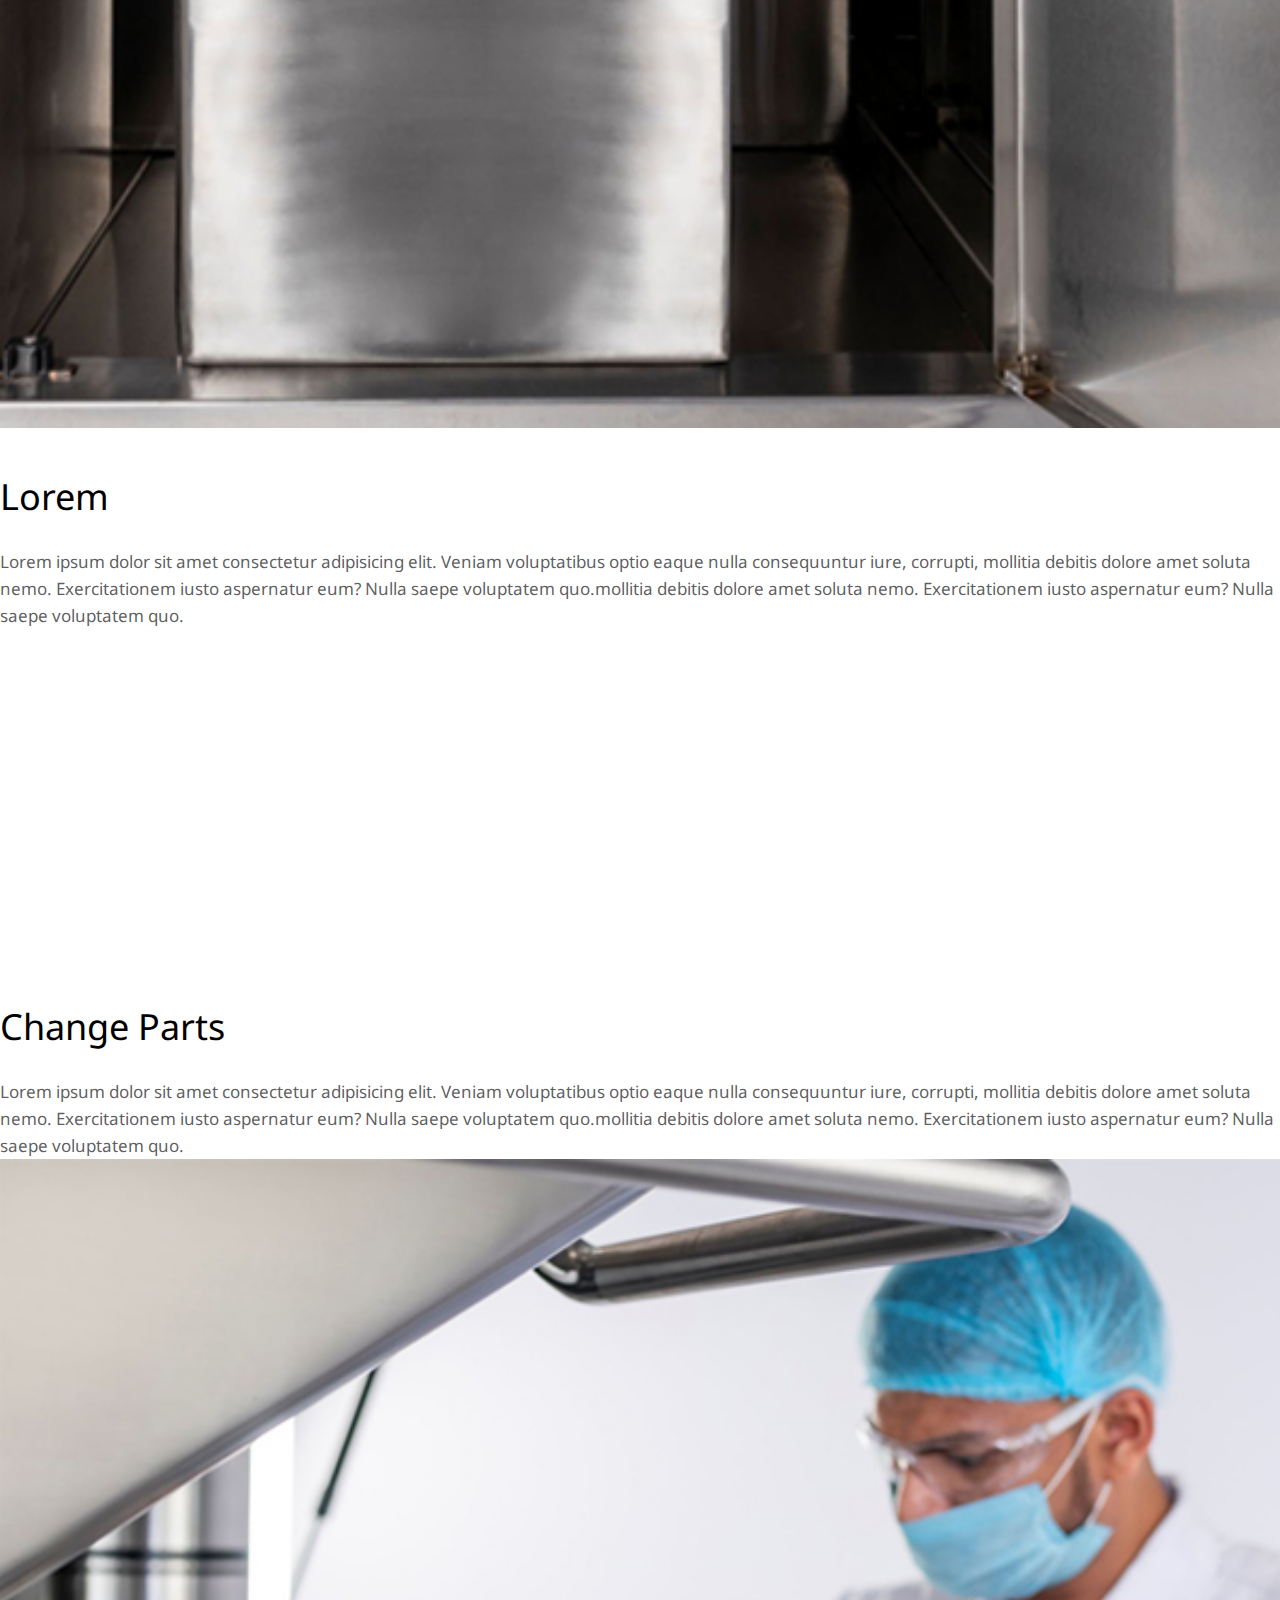
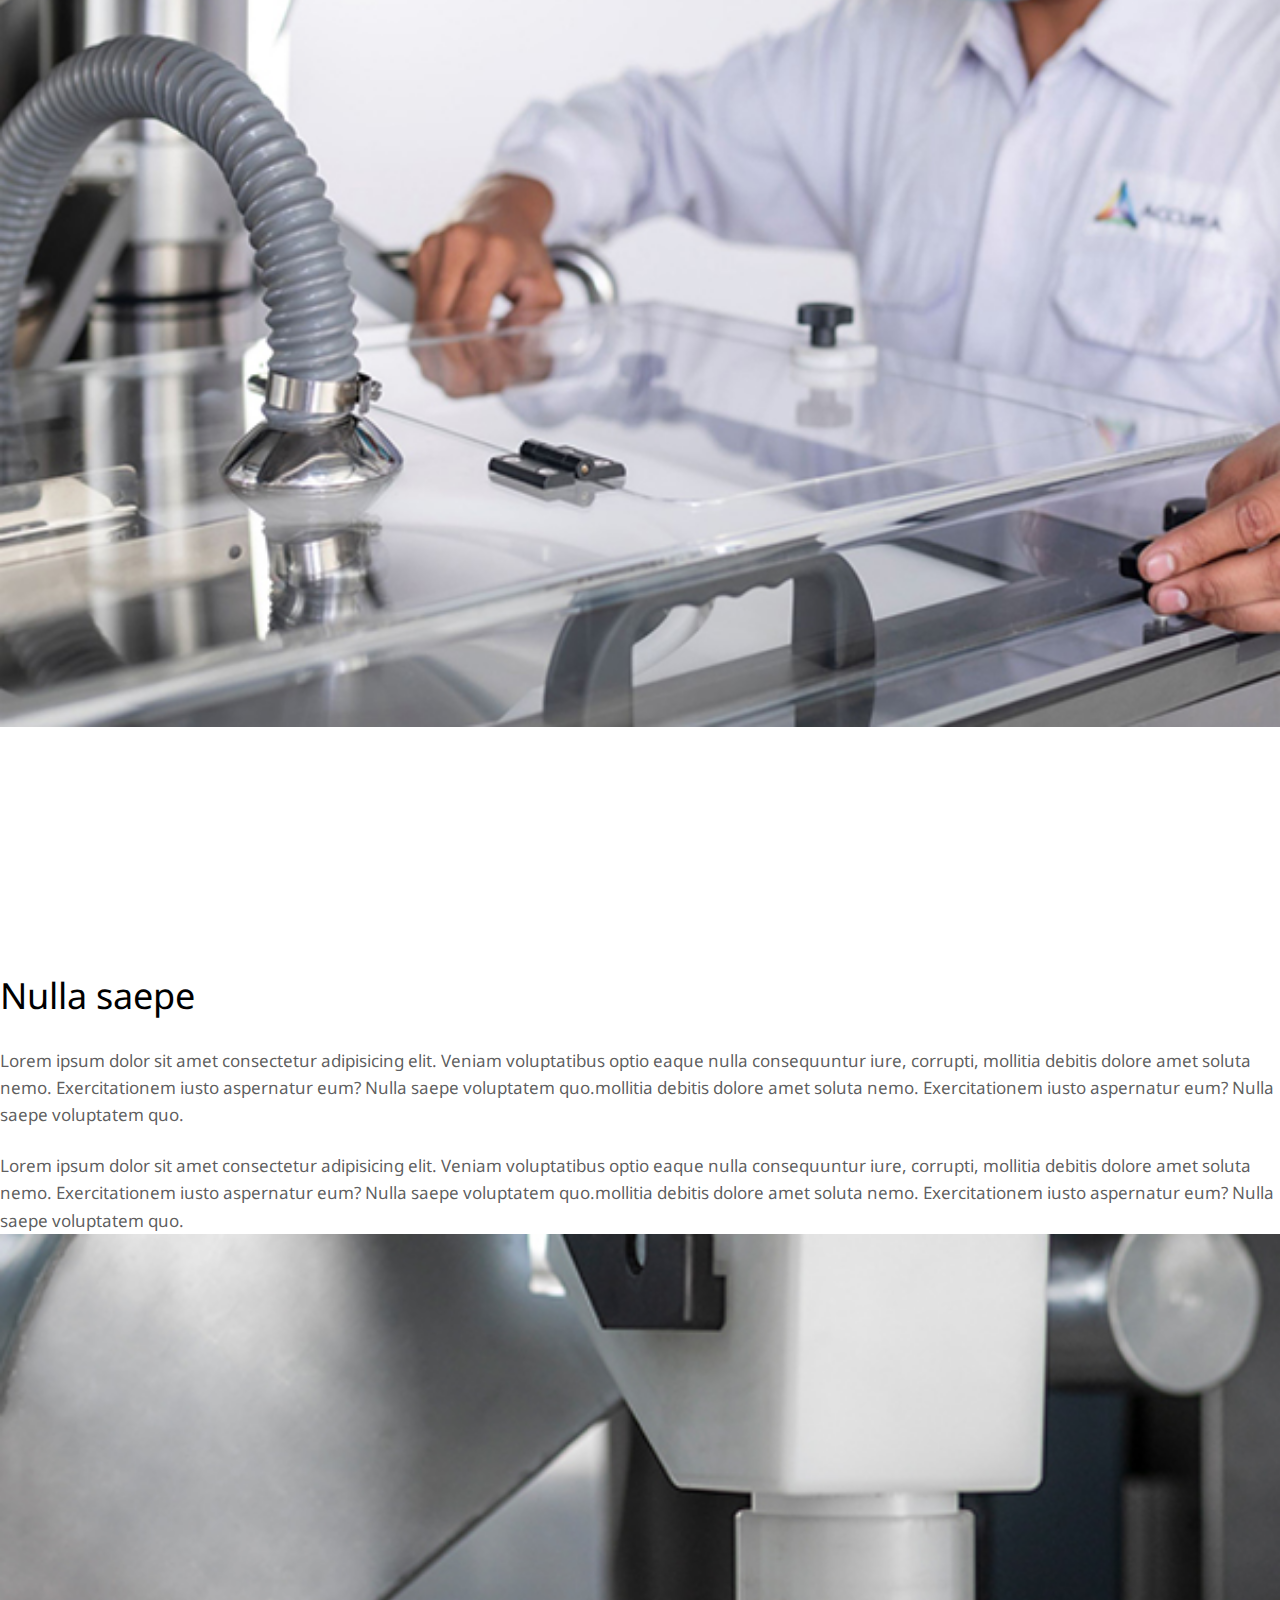
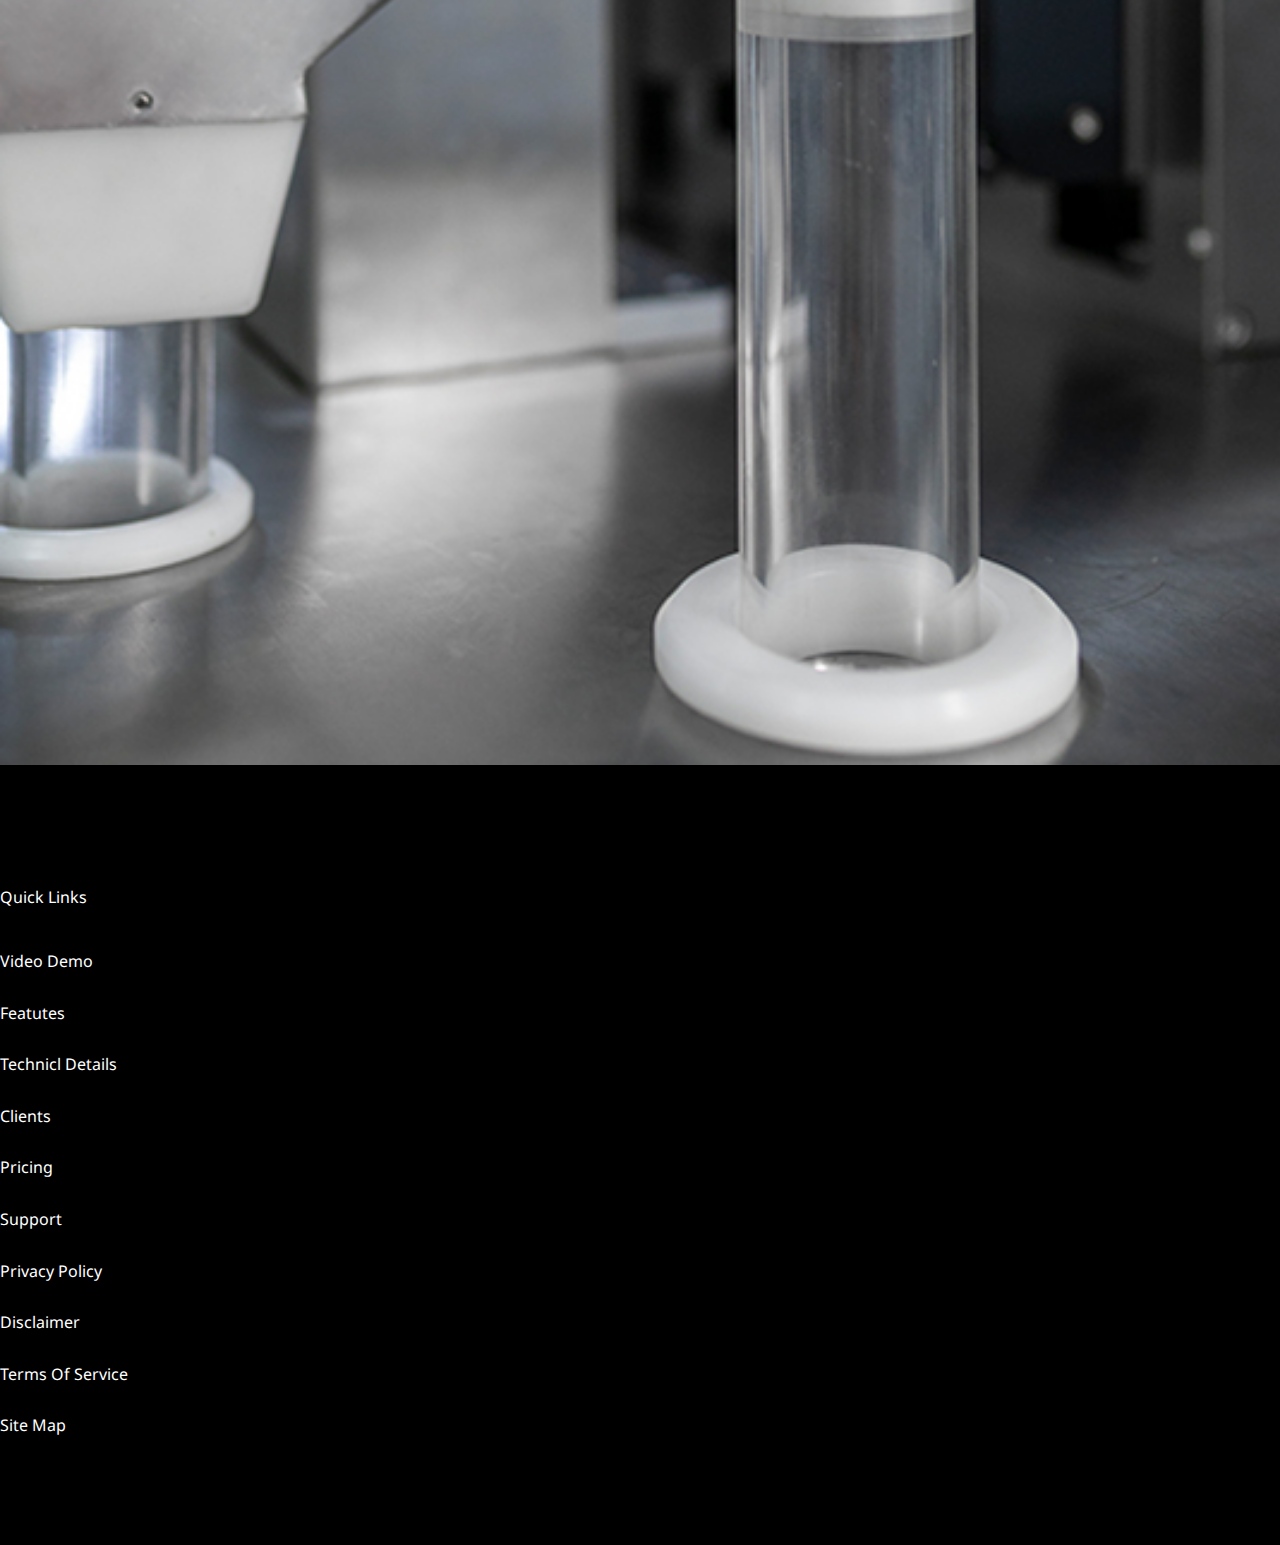
<file: rohan-ranpariya/features.html>
<!DOCTYPE html>
<html>

<head>
    <title>Rohan Ranpariya</title>
    <meta charset="utf-8">
    <meta name="viewport" content="width=device-width, initial-scale=1">
    <link rel="preconnect" href="https://fonts.googleapis.com">
    <link rel="preconnect" href="https://fonts.gstatic.com" crossorigin>
    <link
        href="https://fonts.googleapis.com/css2?family=Noto+Sans:ital,wght@0,400;0,700;1,400;1,700&family=Raleway:ital,wght@0,100;0,200;0,300;0,400;0,500;0,600;0,700;0,800;0,900;1,100;1,200;1,300;1,400;1,500;1,600;1,700;1,800;1,900&display=swap"
        rel="stylesheet">
    <link href="https://cdn.jsdelivr.net/npm/bootstrap@5.1.3/dist/css/bootstrap.min.css" rel="stylesheet"
        integrity="sha384-1BmE4kWBq78iYhFldvKuhfTAU6auU8tT94WrHftjDbrCEXSU1oBoqyl2QvZ6jIW3" crossorigin="anonymous">
    <script src="https://cdn.jsdelivr.net/npm/bootstrap@5.1.3/dist/js/bootstrap.bundle.min.js"
        integrity="sha384-ka7Sk0Gln4gmtz2MlQnikT1wXgYsOg+OMhuP+IlRH9sENBO0LRn5q+8nbTov4+1p"
        crossorigin="anonymous"></script>
    <link rel="Stylesheet" type="text/css" href="stylesheet/style.css">
</head>

<body class="feature">
    <header class="header">
        <nav class="navbar navbar-expand-lg navbar-light bg-light pt-0 pb-0">
            <div class="container-fluid">
                <a class="navbar-brand" href="#"><img src="images/logo1.png"></a>

                <button class="navbar-toggler" type="button" data-bs-toggle="collapse" data-bs-target="#navbarScroll"
                    aria-controls="navbarScroll" aria-expanded="false" aria-label="Toggle navigation">
                    <span class="navbar-toggler-icon"></span>
                </button>
                <div class="collapse navbar-collapse" id="navbarScroll">
                    <ul class="navbar-nav me-auto mb-2 mb-lg-0">
                        <li class="nav-item">
                            <a class="nav-link active" aria-current="page" href="index.html">Home</a>
                        </li>
                        <li class="nav-item">
                            <a class="nav-link" href="about.html">About Us</a>
                        </li>
                        <li class="nav-item dropdown">
                            <a class="nav-link dropdown-toggle" href="#" id="navbarDropdown" role="button"
                                data-bs-toggle="dropdown" aria-expanded="false">
                                Lorem
                            </a>
                            <ul class="dropdown-menu" aria-labelledby="navbarDropdown">
                                <li><a class="dropdown-item" href="overview.html">Overview</a></li>
                                <li><a class="dropdown-item" href="features.html">Features</a></li>
                                <li><a class="dropdown-item" href="technical.html">Technical Specs</a></li>
                                <li><a class="dropdown-item" href="operation.html">Operations</a></li>
                                <li><a class="dropdown-item" href="views.html">Views</a></li>
                                <li><a class="dropdown-item" href="video.html">Videos</a></li>
                                <li>
                                    <hr class="dropdown-divider">
                                </li>
                            </ul>
                        </li>
                        <li class="nav-item">
                            <a class="nav-link" href="enquirey.html">Enquirey</a>
                        </li>
                        <li class="nav-item">
                            <a class="nav-link" href="support.html">Support</a>
                        </li>
                        <li class="nav-item">
                            <a class="nav-link" href="resources.htmls">Resources</a>
                        </li>
                    </ul>
                </div>
            </div>
        </nav>
    </header>
    <div class="section layer1 pb-1">
        <div class="container">
            <div class="col-sm-12">Home > Lorem > Features</div>
        </div>
        <div class="section">
            <div class="container">
                <img src="images/siemensmachine.jpg" style="width: 100%;">
            </div>
        </div>
    </div>
    <div class=" section layer2 ">
        <div class="container">
            <div class="row">
                <div class="col-sm-4 imgfeature d-flex align-items-center justify-content-center">Lorem is<br>
                    Lorem ipsum dolor sit amet </div>
                <div class="col-sm-8"><img src="images/features-img1.jpg" style="float: right; width: 100%;"></div>
            </div>
        </div>
    </div>
    <div class="section layer3 pt-2">
        <div class="container">
            <div class="row">
                <div class="col-sm-6 mt-5"><img src="images/features-img2.jpg" style="width: 100%;"></div>
                <div class="col-sm-6">
                    <h6 class="header6">The Lorem<br>
                        adipisicing elit.</h6><br>
                    <p>consectetur adipisicing elit. Delectus reprehenderit, eligendi dolores
                        dolor corrupti enim vitae cum aliquam quam unde blanditiis, cupiditate vero consequuntur,
                        facilis at
                        laudantium eos quae eius..</p>
                    <ul>
                        <li>• aliquam quam unde blanditiis, cupiditate vero consequuntur</li>
                        <li>• consectetur adipisicing elit. Delectus reprehenderit, eligendi dolores
                            dolor .</li>
                        <li>• ctetur adipisicing elit. Delectus reprehenderit, eligendi dolores
                            dolor corrupti enim vitae cum aliquam quam unde.</li>
                        <li>• corrupti enim vitae cum aliquam quam unde blanditiis, cupiditate vero consequuntur,
                            facilis at
                            laudantiu. Delectus reprehenderit, eligendi dolores
                            dolor corrupti enim vitae cum aliquam.</li>
                    </ul>
                </div>
            </div>
        </div>
    </div>
    <div class="section layer4 pt-2">
        <div class="container">
            <div class="row">
                <div class="col-sm-8 mt-5"><img src="images/features-img3.jpg" style="width: 100%;"></div>
                <div class="col-sm-4">
                    <h6 class="header6">dolor sit<br>
                        voluptatem amet</h6><br>
                    <p>
                    <ul>
                        <li>Lorem ipsum dolor sit amet consectetur adipisicing elit. Iusto possimus quidem omnis unde
                            ab, nesciunt accusamus voluptatem amet quisquam quam perspiciatis sit debitis tenetur error!
                            Libero architecto nostrum error unde?.</li>
                    </ul>
                    </p>
                </div>
            </div>
        </div>
    </div>
    <div class="section layer5 pt-2">
        <div class="container">
            <div class="row">
                <div class="col-sm-4 mt-5"><img src="images/machine3.jpg" style="width: 100%;"></div>
                <div class="col-sm-8">
                    <h6 class="header6">Build</h6><br>
                    <p>
                    <ul>
                        <li>Lorem ipsum dolor sit amet consectetur adipisicing elit. Veniam voluptatibus optio eaque
                            nulla consequuntur iure, corrupti, mollitia debitis dolore amet soluta nemo. Exercitationem
                            iusto aspernatur eum? Nulla saepe voluptatem quo.mollitia debitis dolore amet soluta nemo.
                            Exercitationem
                            iusto aspernatur eum? Nulla saepe voluptatem quo.
                        </li>
                    </ul>
                    </p>
                </div>
            </div>
        </div>
    </div>
    <div class="section layer6 pt-2">
        <div class="container">
            <div class="row">
                <div class="col-sm-8 mt-5"><img src="images/features-img5.jpg" style="width: 100%;"></div>
                <div class="col-sm-4">
                    <h6 class="header6">Lorem ipsum<br>
                        dolor sit</h6><br>
                    <p>
                    <ul>
                        <li>Lorem ipsum dolor sit amet consectetur adipisicing elit. Veniam voluptatibus optio eaque
                            nulla consequuntur iure, corrupti, mollitia debitis dolore amet soluta nemo. Exercitationem
                            iusto aspernatur eum? Nulla saepe voluptatem quo.mollitia debitis dolore amet soluta nemo.
                            Exercitationem
                            iusto aspernatur eum? Nulla saepe voluptatem quo.
                        </li>
                    </ul>
                    </p>
                </div>
            </div>
        </div>
    </div>
    <div class="section layer7 pt-2">
        <div class="container">
            <div class="row">
                <div class="col-sm-6 mt-5"><img src="images/Tablets.jpg" style="width: 100%;"><br>
                    <h6 class="header6">Lorem</h6><br>
                    <p>
                    <ul>
                        <li>Lorem ipsum dolor sit amet consectetur adipisicing elit. Veniam voluptatibus optio eaque
                            nulla consequuntur iure, corrupti, mollitia debitis dolore amet soluta nemo. Exercitationem
                            iusto aspernatur eum? Nulla saepe voluptatem quo.mollitia debitis dolore amet soluta nemo.
                            Exercitationem
                            iusto aspernatur eum? Nulla saepe voluptatem quo.</li>
                    </ul>
                    </p>
                </div>
                <div class="col-sm-6 mt-5"><img src="images/features-img7.jpg" style="width:100%;"><br>
                    <h6 class="header6">Lorem</h6><br>
                    <p>
                    <ul>
                        <li>Lorem ipsum dolor sit amet consectetur adipisicing elit. Veniam voluptatibus optio eaque
                            nulla consequuntur iure, corrupti, mollitia debitis dolore amet soluta nemo. Exercitationem
                            iusto aspernatur eum? Nulla saepe voluptatem quo.mollitia debitis dolore amet soluta nemo.
                            Exercitationem
                            iusto aspernatur eum? Nulla saepe voluptatem quo.</li>
                    </ul>
                    </p>
                </div>
            </div>
        </div>
    </div>
    <div class="section layer8 pt-2">
        <div class="container">
            <div class="row">
                <div class="col-sm-5 p">
                    <p>
                    <h6 class="header6">Change Parts</h6><br>
                    <p>
                    <ul>
                        <li class="change">Lorem ipsum dolor sit amet consectetur adipisicing elit. Veniam voluptatibus
                            optio eaque
                            nulla consequuntur iure, corrupti, mollitia debitis dolore amet soluta nemo. Exercitationem
                            iusto aspernatur eum? Nulla saepe voluptatem quo.mollitia debitis dolore amet soluta nemo.
                            Exercitationem
                            iusto aspernatur eum? Nulla saepe voluptatem quo.</li>
                    </ul>
                    </p>
                    </p>
                </div>
                <div class="col-sm-7 mb-5"><img src="images/features-img8.jpg" style="width: 100%;"></div>
            </div>
        </div>
    </div>
    <div class="section layer9 pt-2">
        <div class="container">
            <div class="row">
                <div class="col-sm-6">
                    <h6 class="header6"> Nulla saepe</h6><br>
                    <p>
                    <ul>
                        <li>Lorem ipsum dolor sit amet consectetur adipisicing elit. Veniam voluptatibus
                            optio eaque
                            nulla consequuntur iure, corrupti, mollitia debitis dolore amet soluta nemo. Exercitationem
                            iusto aspernatur eum? Nulla saepe voluptatem quo.mollitia debitis dolore amet soluta nemo.
                            Exercitationem
                            iusto aspernatur eum? Nulla saepe voluptatem quo.</li><br>

                        <li>Lorem ipsum dolor sit amet consectetur adipisicing elit. Veniam voluptatibus
                            optio eaque
                            nulla consequuntur iure, corrupti, mollitia debitis dolore amet soluta nemo. Exercitationem
                            iusto aspernatur eum? Nulla saepe voluptatem quo.mollitia debitis dolore amet soluta nemo.
                            Exercitationem
                            iusto aspernatur eum? Nulla saepe voluptatem quo.</li>
                    </ul>
                    </p>
                </div>
                <div class="col-sm-6 mt-5 img"><img src="images/gallery7.jpg" style="width: 100%; float: right;">
                </div>
            </div>
        </div>
    </div>
    <footer>
        <div class="section layer10">
            <div class="container">
                <div class="row">
                    <div class="col-sm-2 quick">Quick Links</div>
                    <div class="row">
                        <div class="col-sm-3 list">
                            <ul>
                                <li><a href="">Video Demo</a></li>
                                <li><a href="">Featutes</a></li>
                                <li><a href="">Technicl Details</a></li>
                                <li><a href="">Clients</a></li>
                                <li><a href="">Pricing</a></li>
                                <li><a href="">Support</a></li>
                            </ul>
                        </div>
                        <div class="col-sm-6 list">
                            <ul>
                                <li><a href="">Privacy Policy</a></li>
                                <li><a href="">Disclaimer</a></li>
                                <li><a href="">Terms Of Service</a></li>
                                <li><a href="">Site Map</a></li>
                            </ul>
                        </div>
                    </div>
                </div>
            </div>
        </div>
    </footer>

    <script src="https://cdn.jsdelivr.net/npm/@popperjs/core@2.10.2/dist/umd/popper.min.js"
        integrity="sha384-7+zCNj/IqJ95wo16oMtfsKbZ9ccEh31eOz1HGyDuCQ6wgnyJNSYdrPa03rtR1zdB"
        crossorigin="anonymous"></script>
    <script src="https://cdn.jsdelivr.net/npm/bootstrap@5.1.3/dist/js/bootstrap.min.js"
        integrity="sha384-QJHtvGhmr9XOIpI6YVutG+2QOK9T+ZnN4kzFN1RtK3zEFEIsxhlmWl5/YESvpZ13"
        crossorigin="anonymous"></script>
</body>

</html>
</file>
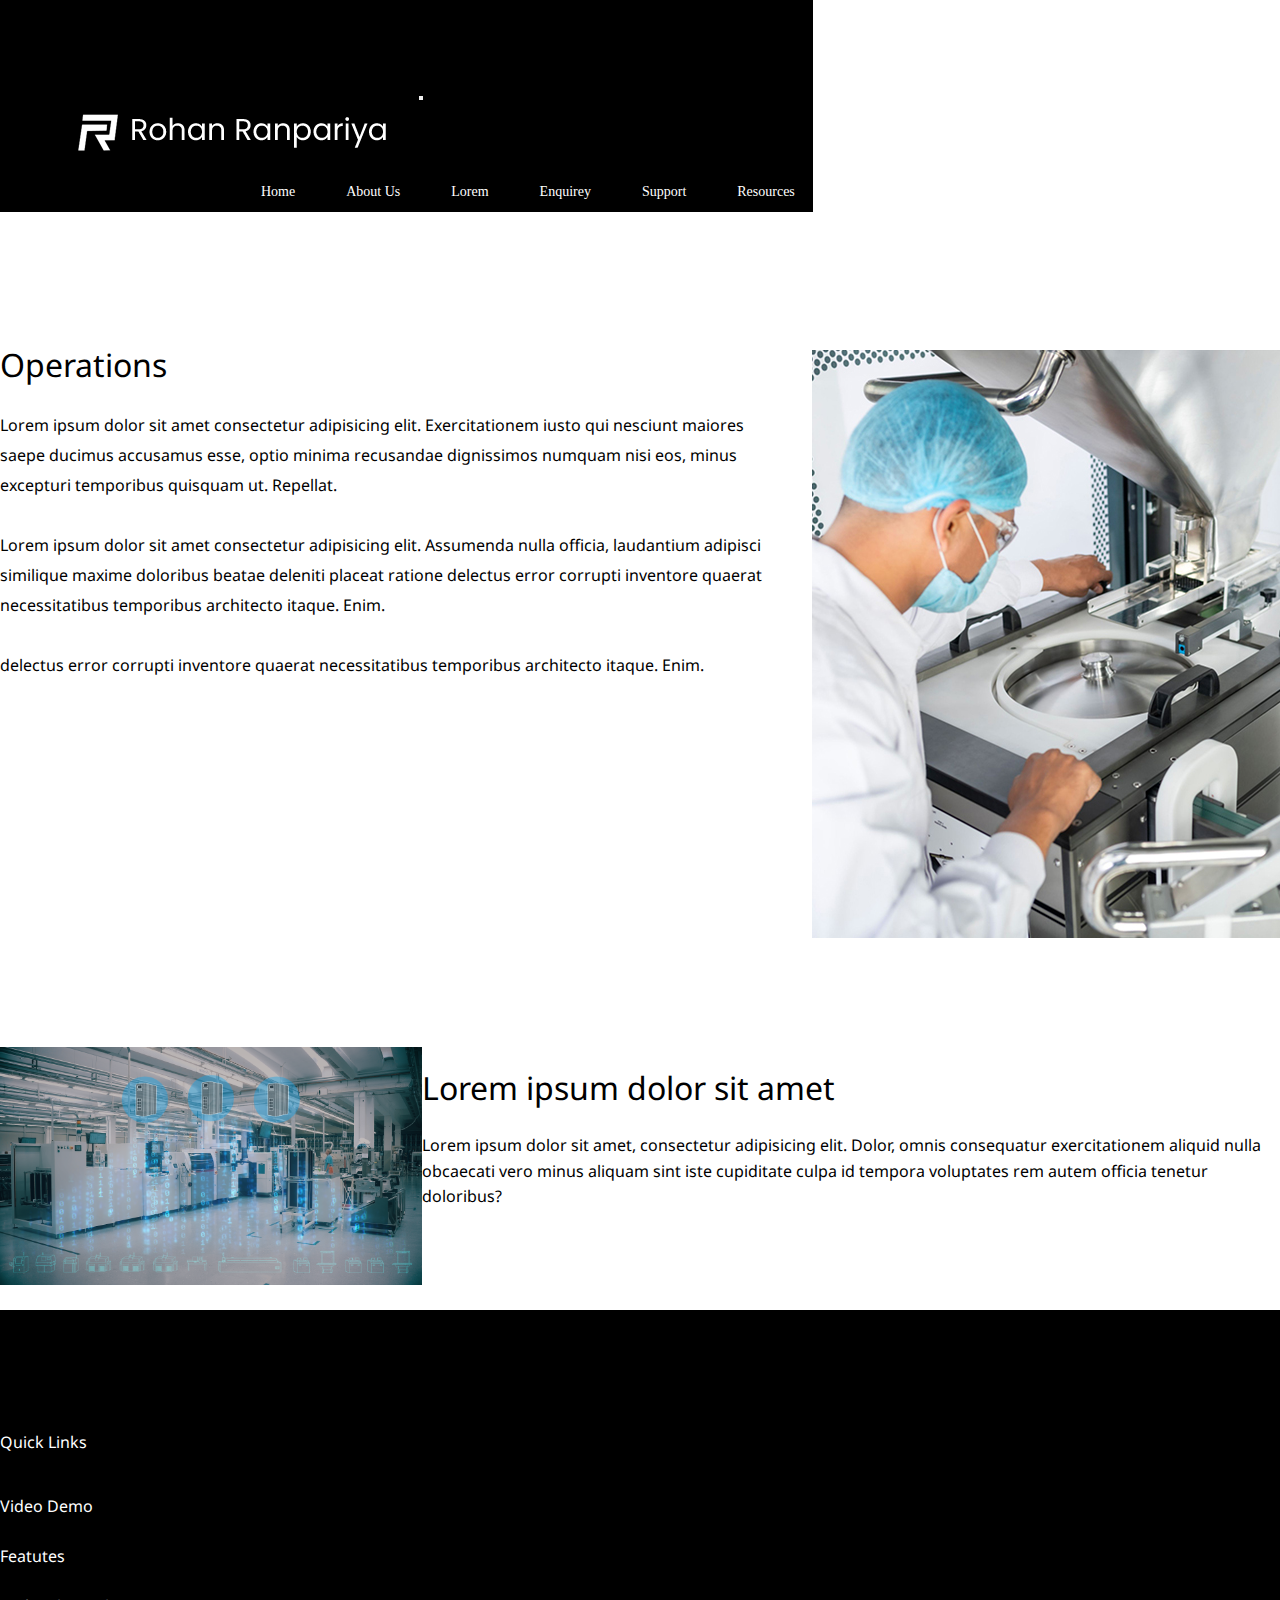
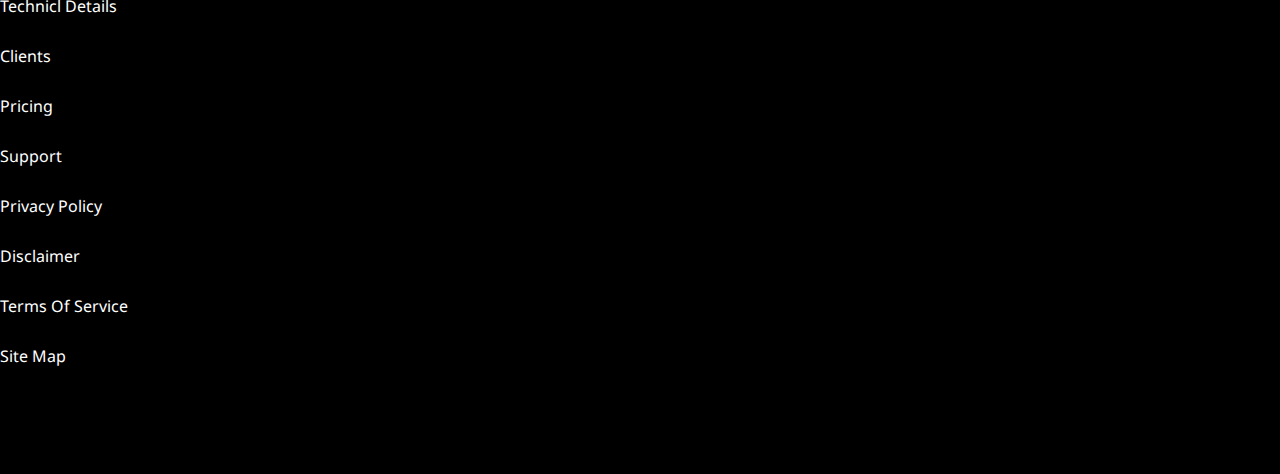
<file: rohan-ranpariya/operation.html>
<!DOCTYPE html>
<html>

<head>
    <title>Rohan Ranpariya</title>
    <meta charset="utf-8">
    <meta name="viewport" content="width=device-width, initial-scale=1">
    <link rel="preconnect" href="https://fonts.googleapis.com">
    <link rel="preconnect" href="https://fonts.gstatic.com" crossorigin>
    <link
        href="https://fonts.googleapis.com/css2?family=Noto+Sans:ital,wght@0,400;0,700;1,400;1,700&family=Raleway:ital,wght@0,100;0,200;0,300;0,400;0,500;0,600;0,700;0,800;0,900;1,100;1,200;1,300;1,400;1,500;1,600;1,700;1,800;1,900&display=swap"
        rel="stylesheet">
    <link href="https://cdn.jsdelivr.net/npm/bootstrap@5.1.3/dist/css/bootstrap.min.css" rel="stylesheet"
        integrity="sha384-1BmE4kWBq78iYhFldvKuhfTAU6auU8tT94WrHftjDbrCEXSU1oBoqyl2QvZ6jIW3" crossorigin="anonymous">
    <script src="https://cdn.jsdelivr.net/npm/bootstrap@5.1.3/dist/js/bootstrap.bundle.min.js"
        integrity="sha384-ka7Sk0Gln4gmtz2MlQnikT1wXgYsOg+OMhuP+IlRH9sENBO0LRn5q+8nbTov4+1p"
        crossorigin="anonymous"></script>
    <link rel="Stylesheet" type="text/css" href="stylesheet/style.css">
</head>

<body class="operation">
    <header class="header">
        <nav class="navbar navbar-expand-lg navbar-light bg-light pt-0 pb-0">
            <div class="container-fluid">
                <a class="navbar-brand" href="#"><img src="images/logo1.png"></a>

                <button class="navbar-toggler" type="button" data-bs-toggle="collapse" data-bs-target="#navbarScroll"
                    aria-controls="navbarScroll" aria-expanded="false" aria-label="Toggle navigation">
                    <span class="navbar-toggler-icon"></span>
                </button>
                <div class="collapse navbar-collapse" id="navbarScroll">
                    <ul class="navbar-nav me-auto mb-2 mb-lg-0">
                        <li class="nav-item">
                            <a class="nav-link active" aria-current="page" href="index.html">Home</a>
                        </li>
                        <li class="nav-item">
                            <a class="nav-link" href="about.html">About Us</a>
                        </li>
                        <li class="nav-item dropdown">
                            <a class="nav-link dropdown-toggle" href="#" id="navbarDropdown" data-bs-toggle="dropdown"
                                aria-expanded="false">
                                Lorem
                            </a>
                            <ul class="dropdown-menu" aria-labelledby="navbarDropdown">
                                <li><a class="dropdown-item" href="overview.html">Overview</a></li>
                                <li><a class="dropdown-item" href="features.html">Features</a></li>
                                <li><a class="dropdown-item" href="technical.html">Technical Specs</a></li>
                                <li><a class="dropdown-item" href="operation.html">Operations</a></li>
                                <li><a class="dropdown-item" href="views.html">Views</a></li>
                                <li><a class="dropdown-item" href="video.html">Videos</a></li>
                                <li>
                                    <hr class="dropdown-divider">
                                </li>
                            </ul>
                        </li>
                        <li class="nav-item">
                            <a class="nav-link" href="enquirey.html">Enquirey</a>
                        </li>
                        <li class="nav-item">
                            <a class="nav-link" href="support.html">Support</a>
                        </li>
                        <li class="nav-item">
                            <a class="nav-link" href="resources.html">Resources</a>
                        </li>
                    </ul>
                </div>
            </div>
        </nav>
    </header>
    <div class="section pb-4 layer1">
        <div class="container">
            <div class="row">
                <div class="col">Home > Lorem > Operations</div>
                <div class="row"></div>
            </div>
        </div>
    </div>
    <div class="section pt-4">
        <div class="container">
            <div class="row">
                <div class="col-sm-12 para">
                    <div class="cal"><img src="images/operations-banner1.jpg"></div>
                    <h1>Operations</h1>Lorem ipsum dolor sit amet consectetur adipisicing elit. Exercitationem iusto qui
                    nesciunt maiores saepe ducimus accusamus esse, optio minima recusandae dignissimos numquam nisi eos,
                    minus excepturi temporibus quisquam ut. Repellat.<br><br>

                    Lorem ipsum dolor sit amet consectetur adipisicing elit. Assumenda nulla officia, laudantium
                    adipisci similique maxime doloribus beatae deleniti placeat ratione delectus error corrupti
                    inventore quaerat necessitatibus temporibus architecto itaque. Enim.<br><br>

                    delectus error corrupti inventore quaerat necessitatibus temporibus architecto itaque. Enim.
                </div>

            </div>
        </div>
    </div>
    <div class="section pt-1 pb-5">
        <div class="container layer2">
            <div class="row">
                <div class="col-sm-4 pic"><img src="images/machine2.png"
                        style="width: 100%; float: left;"></div>
                <div class="col-sm-8 para">
                    <h1>Lorem ipsum dolor sit amet</h1>
                    <p> Lorem ipsum dolor sit amet, consectetur adipisicing elit. Dolor, omnis consequatur
                        exercitationem aliquid nulla obcaecati vero minus aliquam sint iste cupiditate culpa id tempora
                        voluptates rem autem officia tenetur doloribus?</p>
                </div>
            </div>
        </div>
    </div>
    <footer>
        <div class="section layer10">
            <div class="container">
                <div class="row">
                    <div class="col-sm-2 quick">Quick Links</div>
                    <div class="row">
                        <div class="col-sm-3 list">
                            <ul>
                                <li><a href="">Video Demo</a></li>
                                <li><a href="">Featutes</a></li>
                                <li><a href="">Technicl Details</a></li>
                                <li><a href="">Clients</a></li>
                                <li><a href="">Pricing</a></li>
                                <li><a href="">Support</a></li>
                            </ul>
                        </div>
                        <div class="col-sm-6 list">
                            <ul>
                                <li><a href="">Privacy Policy</a></li>
                                <li><a href="">Disclaimer</a></li>
                                <li><a href="">Terms Of Service</a></li>
                                <li><a href="">Site Map</a></li>
                            </ul>
                        </div>
                    </div>
                </div>
            </div>
        </div>
    </footer>

    <script src="https://cdn.jsdelivr.net/npm/@popperjs/core@2.10.2/dist/umd/popper.min.js"
        integrity="sha384-7+zCNj/IqJ95wo16oMtfsKbZ9ccEh31eOz1HGyDuCQ6wgnyJNSYdrPa03rtR1zdB"
        crossorigin="anonymous"></script>
    <script src="https://cdn.jsdelivr.net/npm/bootstrap@5.1.3/dist/js/bootstrap.min.js"
        integrity="sha384-QJHtvGhmr9XOIpI6YVutG+2QOK9T+ZnN4kzFN1RtK3zEFEIsxhlmWl5/YESvpZ13"
        crossorigin="anonymous"></script>
</body>

</html>
</file>
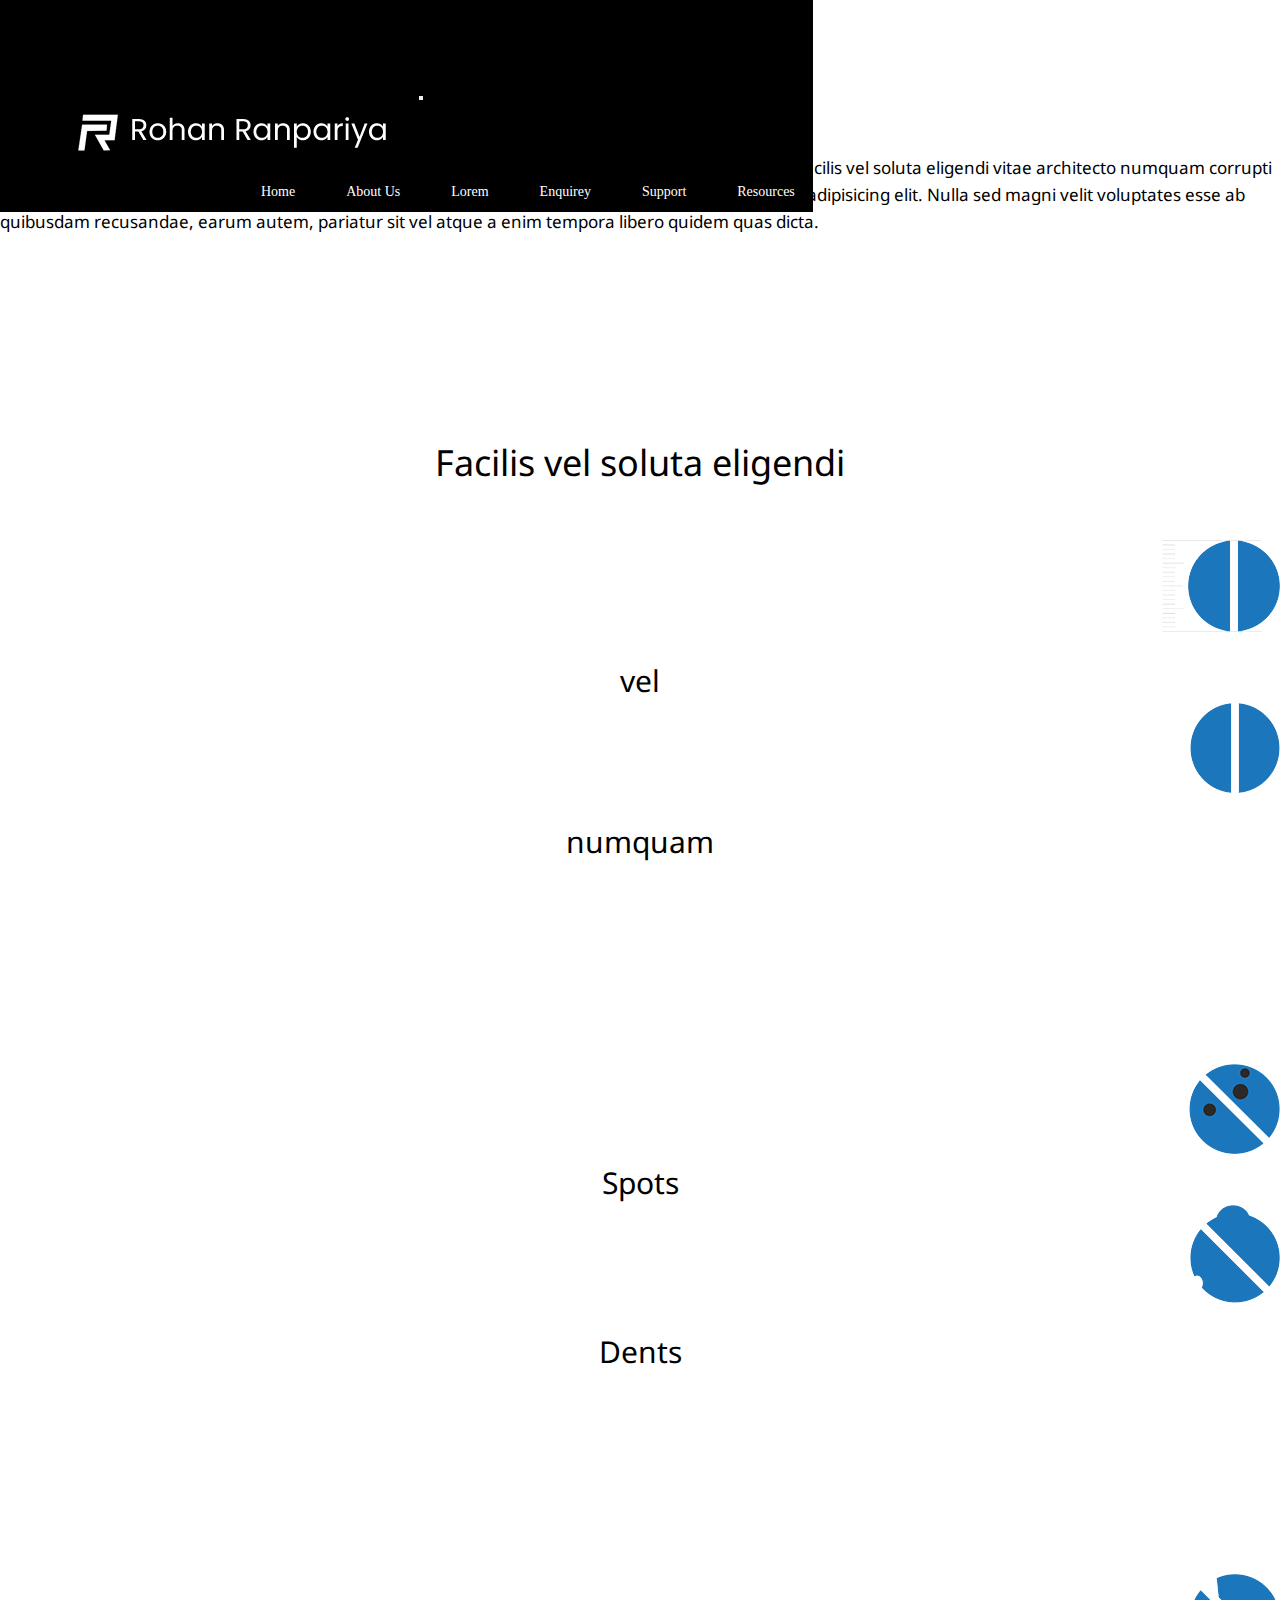
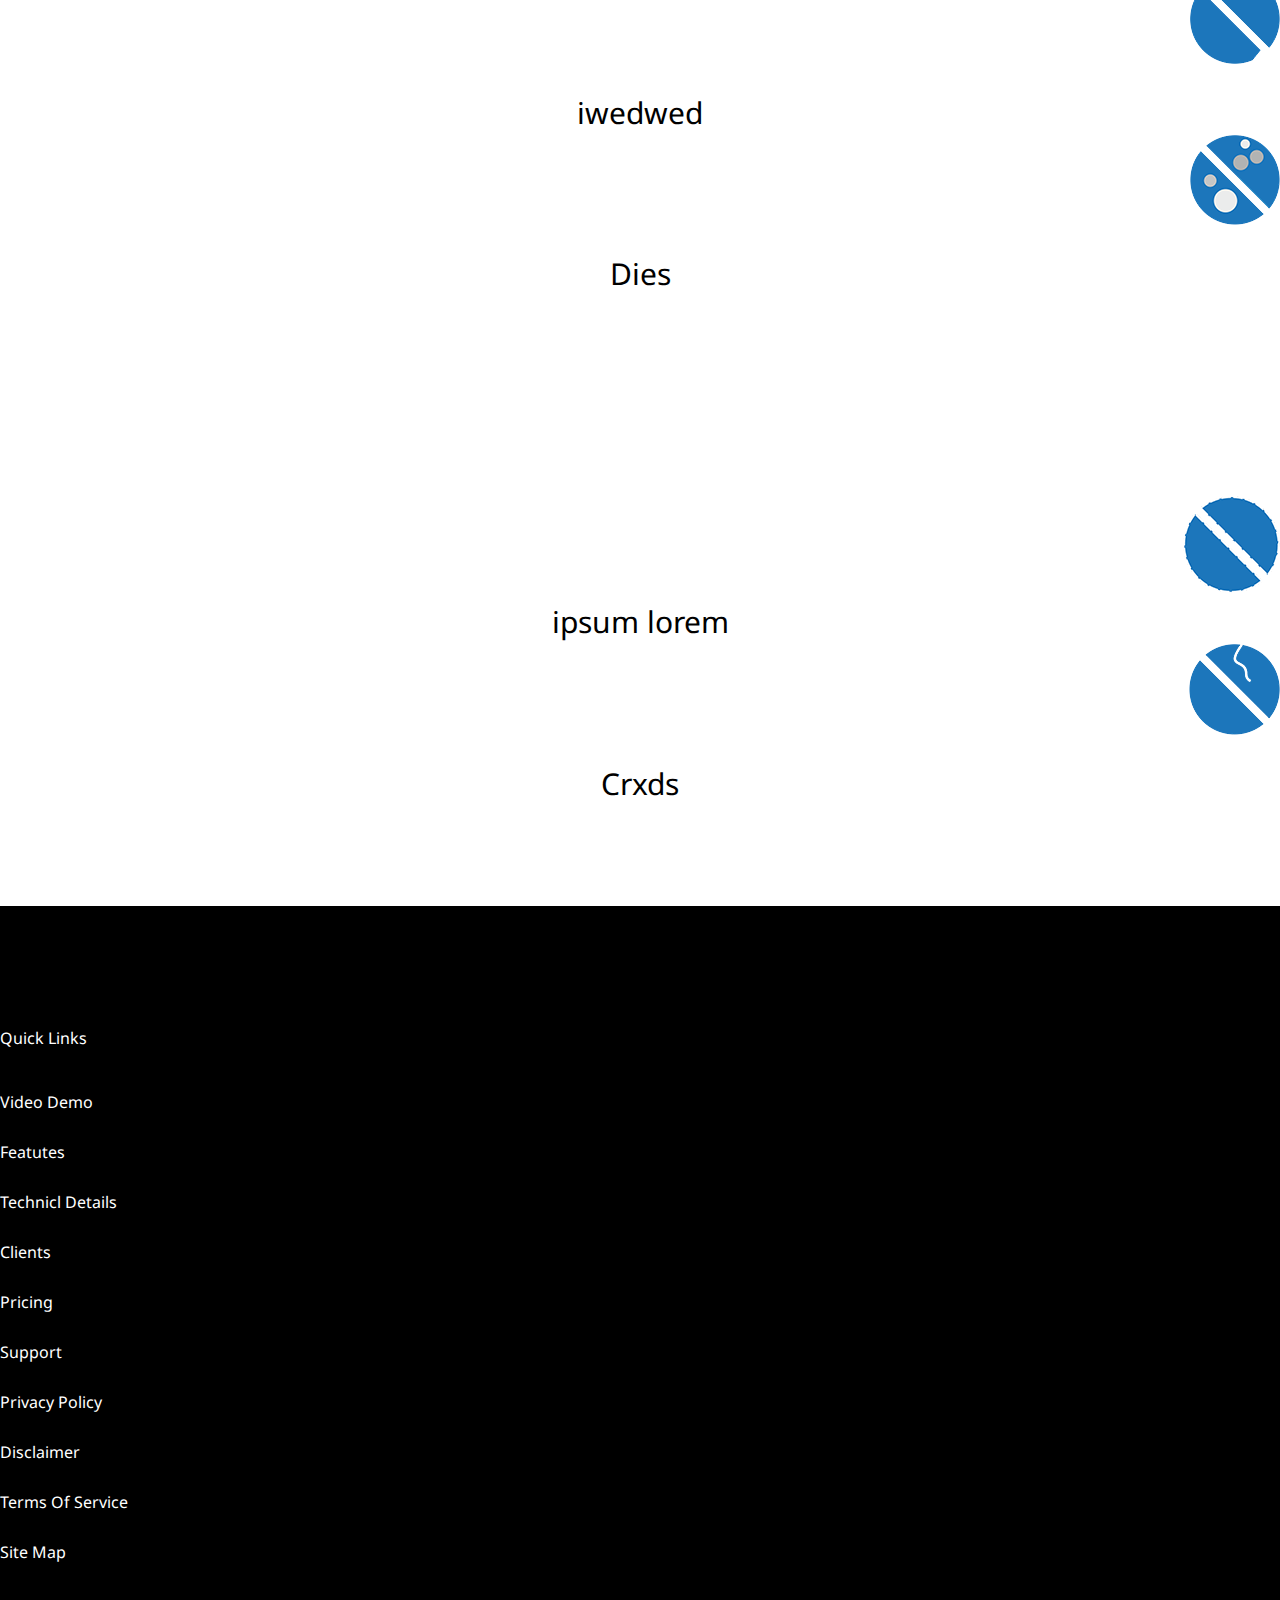
<file: rohan-ranpariya/overview.html>
<!DOCTYPE html>
<html>

<head>
    <title>Rohan Ranpariya</title>
    <meta charset="utf-8">
    <meta name="viewport" content="width=device-width, initial-scale=1">
    <link rel="preconnect" href="https://fonts.googleapis.com">
    <link rel="preconnect" href="https://fonts.gstatic.com" crossorigin>
    <link
        href="https://fonts.googleapis.com/css2?family=Noto+Sans:ital,wght@0,400;0,700;1,400;1,700&family=Raleway:ital,wght@0,100;0,200;0,300;0,400;0,500;0,600;0,700;0,800;0,900;1,100;1,200;1,300;1,400;1,500;1,600;1,700;1,800;1,900&display=swap"
        rel="stylesheet">
    <link href="https://cdn.jsdelivr.net/npm/bootstrap@5.1.3/dist/css/bootstrap.min.css" rel="stylesheet"
        integrity="sha384-1BmE4kWBq78iYhFldvKuhfTAU6auU8tT94WrHftjDbrCEXSU1oBoqyl2QvZ6jIW3" crossorigin="anonymous">
    <script src="https://cdn.jsdelivr.net/npm/bootstrap@5.1.3/dist/js/bootstrap.bundle.min.js"
        integrity="sha384-ka7Sk0Gln4gmtz2MlQnikT1wXgYsOg+OMhuP+IlRH9sENBO0LRn5q+8nbTov4+1p"
        crossorigin="anonymous"></script>
    <link rel="Stylesheet" type="text/css" href="stylesheet/style.css">
</head>

<body class="overview">
    <header class="header">
        <nav class="navbar navbar-expand-lg navbar-light bg-light pt-0 pb-0">
            <div class="container-fluid">
                <a class="navbar-brand" href="#"><img src="images/logo1.png"></a>

                <button class="navbar-toggler" type="button" data-bs-toggle="collapse" data-bs-target="#navbarScroll"
                    aria-controls="navbarScroll" aria-expanded="false" aria-label="Toggle navigation">
                    <span class="navbar-toggler-icon"></span>
                </button>
                <div class="collapse navbar-collapse" id="navbarScroll">
                    <ul class="navbar-nav me-auto mb-2 mb-lg-0">
                        <li class="nav-item">
                            <a class="nav-link active" aria-current="page" href="index.html">Home</a>
                        </li>
                        <li class="nav-item">
                            <a class="nav-link" href="about.html">About Us</a>
                        </li>
                        <li class="nav-item dropdown">
                            <a class="nav-link dropdown-toggle" href="#" id="navbarDropdown" role="button"
                                data-bs-toggle="dropdown" aria-expanded="false">
                                Lorem
                            </a>
                            <ul class="dropdown-menu" aria-labelledby="navbarDropdown">
                                <li><a class="dropdown-item" href="overview.html">Overview</a></li>
                                <li><a class="dropdown-item" href="features.html">Features</a></li>
                                <li><a class="dropdown-item" href="technical.html">Technical Specs</a></li>
                                <li><a class="dropdown-item" href="operation.html">Operations</a></li>
                                <li><a class="dropdown-item" href="views.html">Views</a></li>
                                <li><a class="dropdown-item" href="video.html">Videos</a></li>
                                <li>
                                    <hr class="dropdown-divider">
                                </li>
                            </ul>
                        </li>
                        <li class="nav-item">
                            <a class="nav-link" href="enquirey.html">Enquirey</a>
                        </li>
                        <li class="nav-item">
                            <a class="nav-link" href="support.html">Support</a>
                        </li>
                        <li class="nav-item">
                            <a class="nav-link" href="resources.html">Resources</a>
                        </li>
                    </ul>
                </div>
            </div>
        </nav>
    </header>
    <div class="section layer1 mb-1 pb-0">
        <div class="container">
            <div class="col-sm-12">
                Home > Lorem > Overview
            </div>
        </div>
        <div class="container ">
            <div class="col-sm-12 para">Lorem ipsum dolor sit amet cosnectetur adipisicing elit. Incidunt ea beatae
                itaque debitis cupiditate. Facilis vel soluta eligendi vitae architecto numquam corrupti non fugit,
                minima exercitationem officia magnam vero sunt. Lorem ipsum dolor sit amet consectetur adipisicing elit.
                Nulla sed magni velit voluptates esse ab quibusdam recusandae, earum autem, pariatur sit vel atque a
                enim tempora libero quidem quas dicta.

            </div>
        </div>
    </div>
    <div class="section layer2 mt-1 mb-1 pt-5">
        <div class="container">
            <div class="row head">
                <div class="col-sm-12"> Facilis vel soluta eligendi</div>
            </div>
            <div class="row">
                <div class="col-sm-4 pic"><img src="images/tablets-size.png"></div>
                <div class="col-sm-1 details">vel</div>
                <div class="col-sm-3 pic"><img src="images/tablets-shape.png"></div>
                <div class="col-sm-1 details">numquam</div>

            </div>
        </div>
    </div>
    <div class="section mt-1 pt-1">
        <div class="container">
            <div class="row">
                <div class="col-sm-4 pic"><img src="images/black-spots.png"></div>
                <div class="col-sm-1 detail">Spots</div>
                <div class="col-sm-3 pic"><img src="images/dents.png"></div>
                <div class="col-sm-1 details">Dents</div>
            </div>
        </div>
    </div>
    <div class="section pt-1">
        <div class="container">
            <div class="row">
                <div class="col-sm-4 pic"><img src="images/chipping.png"></div>
                <div class="col-sm-1 details">iwedwed</div>
                <div class="col-sm-3 pic"><img src="images/dirt.png"></div>
                <div class="col-sm-1 details">Dies</div>
            </div>
        </div>
    </div>
    <div class="section pt-1">
        <div class="container">
            <div class="row">
                <div class="col-sm-4 pic"><img src="images/rough-surface.png"></div>
                <div class="col-sm-1 detail">ipsum lorem</div>
                <div class="col-sm-3 pic"><img src="images/cracks.png"></div>
                <div class="col-sm-1 details">Crxds</div>
            </div>
        </div>
    </div>
    </div>
    <footer>
        <div class="section layer8">
            <div class="container">
                <div class="row">
                    <div class="col-sm-2 quick">Quick Links</div>
                    <div class="row">
                        <div class="col-sm-3 list">
                            <ul>
                                <li><a href="">Video Demo</a></li>
                                <li><a href="">Featutes</a></li>
                                <li><a href="">Technicl Details</a></li>
                                <li><a href="">Clients</a></li>
                                <li><a href="">Pricing</a></li>
                                <li><a href="">Support</a></li>
                            </ul>
                        </div>
                        <div class="col-sm-6 list">
                            <ul>
                                <li><a href="">Privacy Policy</a></li>
                                <li><a href="">Disclaimer</a></li>
                                <li><a href="">Terms Of Service</a></li>
                                <li><a href="">Site Map</a></li>
                            </ul>
                        </div>
                    </div>
                </div>
            </div>
        </div>
    </footer>

    <script src="https://cdn.jsdelivr.net/npm/@popperjs/core@2.10.2/dist/umd/popper.min.js"
        integrity="sha384-7+zCNj/IqJ95wo16oMtfsKbZ9ccEh31eOz1HGyDuCQ6wgnyJNSYdrPa03rtR1zdB"
        crossorigin="anonymous"></script>
    <script src="https://cdn.jsdelivr.net/npm/bootstrap@5.1.3/dist/js/bootstrap.min.js"
        integrity="sha384-QJHtvGhmr9XOIpI6YVutG+2QOK9T+ZnN4kzFN1RtK3zEFEIsxhlmWl5/YESvpZ13"
        crossorigin="anonymous"></script>
</body>

</html>
</file>
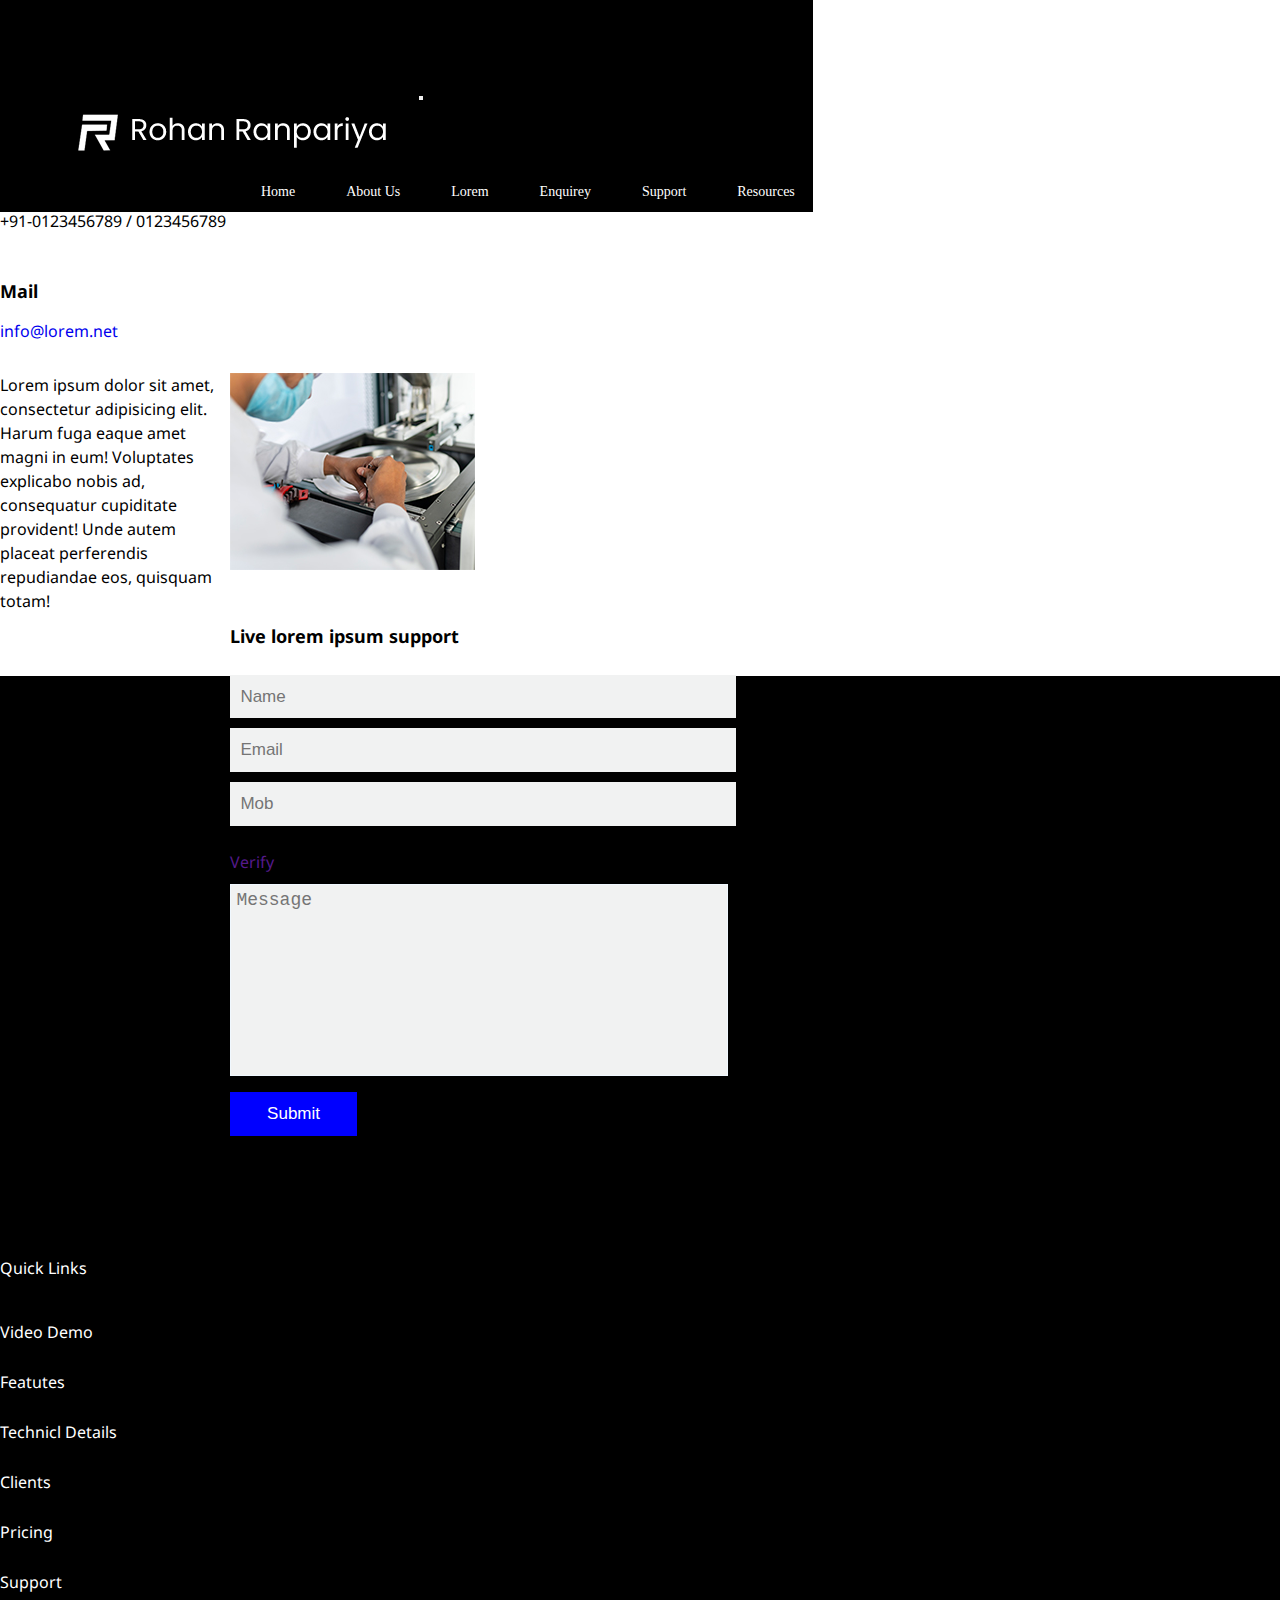
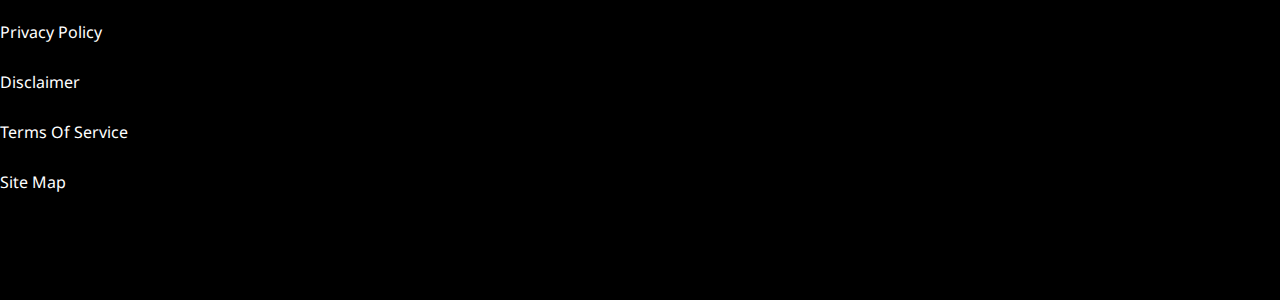
<file: rohan-ranpariya/support.html>
<!DOCTYPE html>
<html>

<head>
    <title>Rohan Ranpariya</title>
    <meta charset="utf-8">
    <meta name="viewport" content="width=device-width, initial-scale=1">
    <link rel="preconnect" href="https://fonts.googleapis.com">
    <link rel="preconnect" href="https://fonts.gstatic.com" crossorigin>
    <link
        href="https://fonts.googleapis.com/css2?family=Noto+Sans:ital,wght@0,400;0,700;1,400;1,700&family=Raleway:ital,wght@0,100;0,200;0,300;0,400;0,500;0,600;0,700;0,800;0,900;1,100;1,200;1,300;1,400;1,500;1,600;1,700;1,800;1,900&display=swap"
        rel="stylesheet">
    <link href="https://cdn.jsdelivr.net/npm/bootstrap@5.1.3/dist/css/bootstrap.min.css" rel="stylesheet"
        integrity="sha384-1BmE4kWBq78iYhFldvKuhfTAU6auU8tT94WrHftjDbrCEXSU1oBoqyl2QvZ6jIW3" crossorigin="anonymous">
    <script src="https://cdn.jsdelivr.net/npm/bootstrap@5.1.3/dist/js/bootstrap.bundle.min.js"
        integrity="sha384-ka7Sk0Gln4gmtz2MlQnikT1wXgYsOg+OMhuP+IlRH9sENBO0LRn5q+8nbTov4+1p"
        crossorigin="anonymous"></script>
    <link rel="Stylesheet" type="text/css" href="stylesheet/style.css">
</head>

<body class="support">
    <header class="header">
        <nav class="navbar navbar-expand-lg navbar-light bg-light pt-0 pb-0">
            <div class="container-fluid">
                <a class="navbar-brand" href="#"><img src="images/logo1.png"></a>

                <button class="navbar-toggler" type="button" data-bs-toggle="collapse" data-bs-target="#navbarScroll"
                    aria-controls="navbarScroll" aria-expanded="false" aria-label="Toggle navigation">
                    <span class="navbar-toggler-icon"></span>
                </button>
                <div class="collapse navbar-collapse" id="navbarScroll">
                    <ul class="navbar-nav me-auto mb-2 mb-lg-0">
                        <li class="nav-item">
                            <a class="nav-link active" aria-current="page" href="index.html">Home</a>
                        </li>
                        <li class="nav-item">
                            <a class="nav-link" href="about.html">About Us</a>
                        </li>
                        <li class="nav-item dropdown">
                            <a class="nav-link dropdown-toggle" href="#" id="navbarDropdown" data-bs-toggle="dropdown"
                                aria-expanded="false">
                                Lorem
                            </a>
                            <ul class="dropdown-menu" aria-labelledby="navbarDropdown">
                                <li><a class="dropdown-item" href="overview.html">Overview</a></li>
                                <li><a class="dropdown-item" href="features.html">Features</a></li>
                                <li><a class="dropdown-item" href="technical.html">Technical Specs</a></li>
                                <li><a class="dropdown-item" href="operation.html">Operations</a></li>
                                <li><a class="dropdown-item" href="views.html">Views</a></li>
                                <li><a class="dropdown-item" href="video.html">Videos</a></li>
                                <li>
                                    <hr class="dropdown-divider">
                                </li>
                            </ul>
                        </li>
                        <li class="nav-item">
                            <a class="nav-link" href="enquirey.html">Enquirey</a>
                        </li>
                        <li class="nav-item">
                            <a class="nav-link" href="support.html">Support</a>
                        </li>
                        <li class="nav-item">
                            <a class="nav-link" href="resources.html">Resources</a>
                        </li>
                    </ul>
                </div>
            </div>
        </nav>
    </header>
    <div class="section layer1 pb-5 mb-0 layer1">
        <div class="container">
            <div class="row">
                <div class="col-sm-6">Home > Support<br>
                    <h4 class="support">Call</h4>
                    <p class="support">+91-0123456789 / 0123456789</p>
                    <h4 class="support">Mail</h4>
                    <a href="mailto:info@lorem.net">info@lorem.net</a><br>
                    <div class="para">Lorem ipsum dolor sit amet, consectetur adipisicing elit. Harum fuga eaque amet
                        magni in eum! Voluptates explicabo nobis ad, consequatur cupiditate provident! Unde autem
                        placeat perferendis repudiandae eos, quisquam totam!
                    </div><img class="img" src="images/support.jpg">

                </div>
                <div class="col-sm-6" style="float: left; scroll-padding-top: 30px;">
                    <h4 class="support">Live lorem ipsum support
                    </h4>
                    <div>
                        <input type="text" placeholder="Name">
                        <div style="width: 100%;"><input type="text" class="eml1" placeholder="Email">
                            <input type="text" class="mo1" placeholder="Mob">
                        </div><br>
                        <a href="">Verify</a><br>
                        <textarea type="text" placeholder="Message"
                            style="height: 20vh; width: 100%; border-color: aliceblue; background-color: #f1f2f2; margin-top: 10px; font-size: 18PX; padding: 5px; resize: none;"></textarea>
                        <input type="submit" placeholder="Submit"
                            style="width: 26%; background-color: #0000ff; color: #fff;">
                    </div>
                </div>
            </div>
        </div>
    </div>


    <footer>
        <div class="section layer10">
            <div class="container">
                <div class="row">
                    <div class="col-sm-2 quick">Quick Links</div>
                    <div class="row">
                        <div class="col-sm-3 list">
                            <ul>
                                <li><a href="">Video Demo</a></li>
                                <li><a href="">Featutes</a></li>
                                <li><a href="">Technicl Details</a></li>
                                <li><a href="">Clients</a></li>
                                <li><a href="">Pricing</a></li>
                                <li><a href="">Support</a></li>
                            </ul>
                        </div>
                        <div class="col-sm-6 list">
                            <ul>
                                <li><a href="">Privacy Policy</a></li>
                                <li><a href="">Disclaimer</a></li>
                                <li><a href="">Terms Of Service</a></li>
                                <li><a href="">Site Map</a></li>
                            </ul>
                        </div>
                    </div>
                </div>
            </div>
        </div>
    </footer>

    <script src="https://cdn.jsdelivr.net/npm/@popperjs/core@2.10.2/dist/umd/popper.min.js"
        integrity="sha384-7+zCNj/IqJ95wo16oMtfsKbZ9ccEh31eOz1HGyDuCQ6wgnyJNSYdrPa03rtR1zdB"
        crossorigin="anonymous"></script>
    <script src="https://cdn.jsdelivr.net/npm/bootstrap@5.1.3/dist/js/bootstrap.min.js"
        integrity="sha384-QJHtvGhmr9XOIpI6YVutG+2QOK9T+ZnN4kzFN1RtK3zEFEIsxhlmWl5/YESvpZ13"
        crossorigin="anonymous"></script>
</body>

</html>
</file>
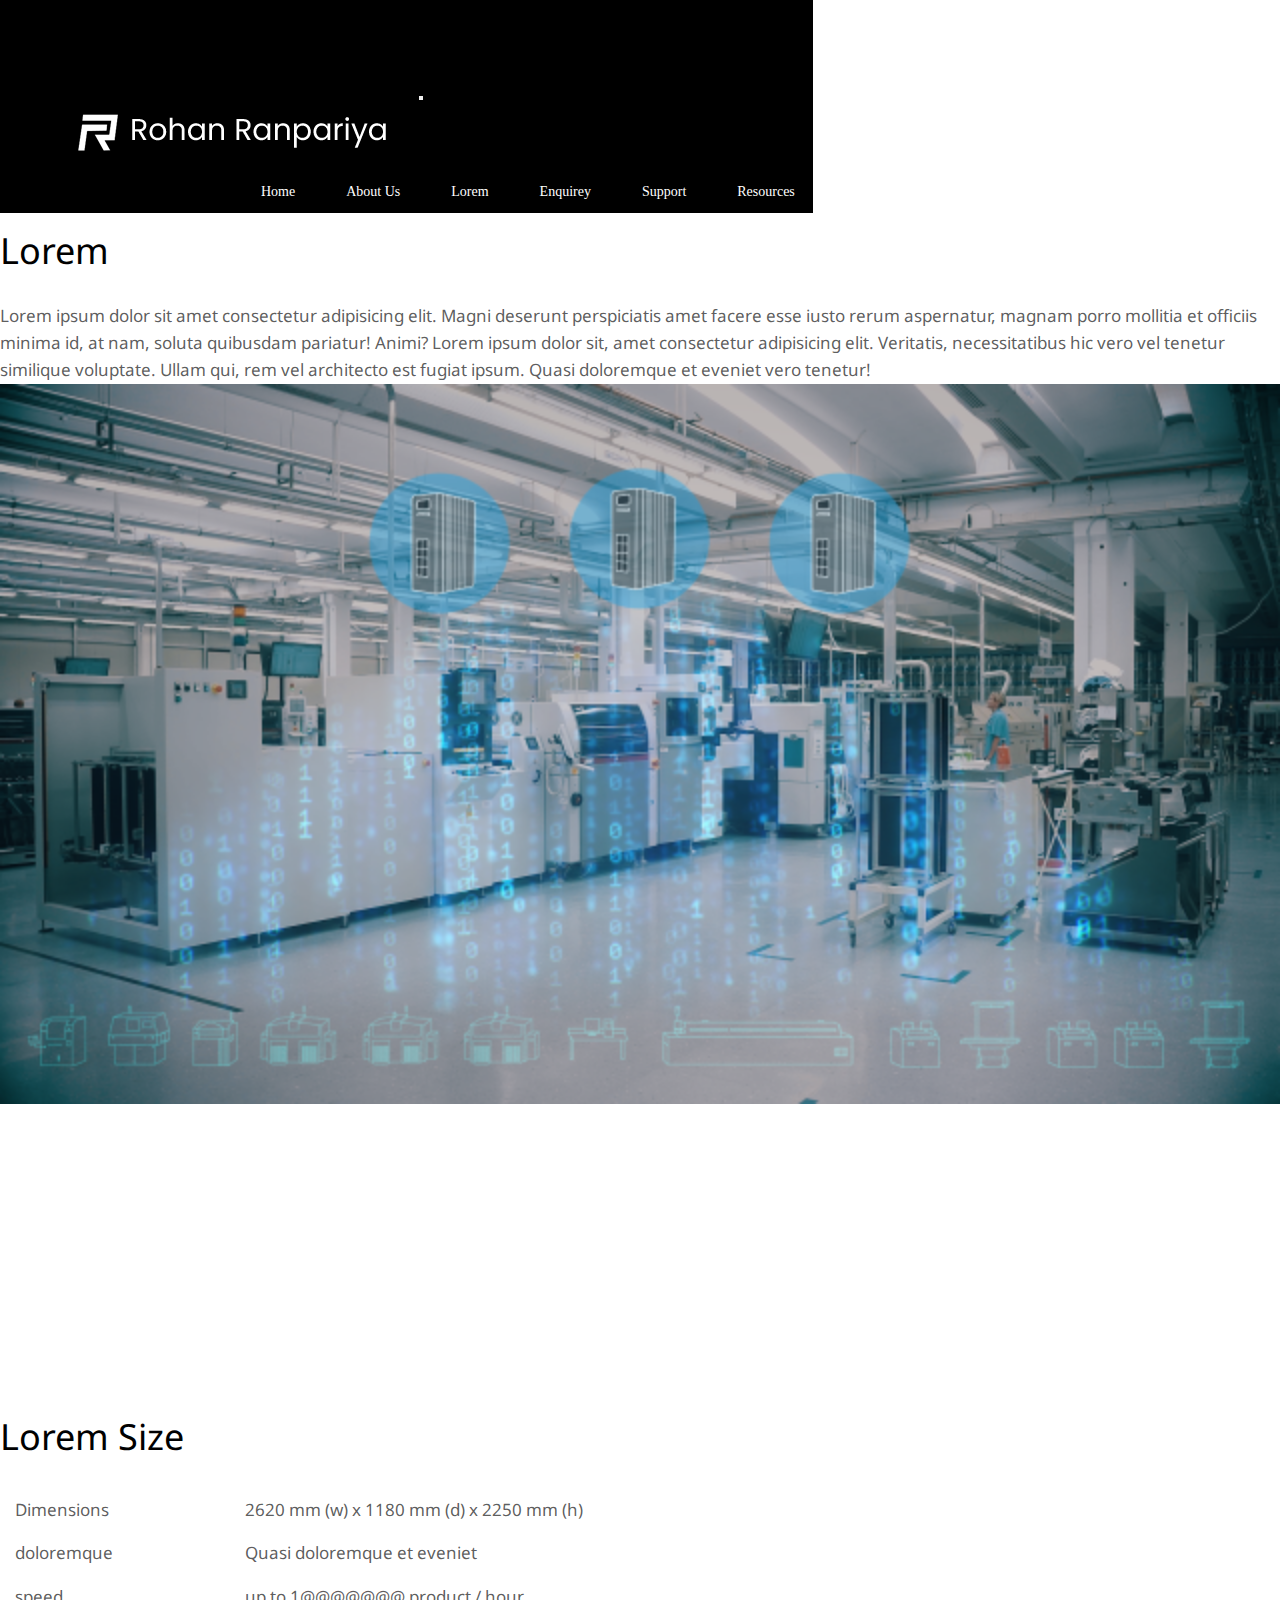
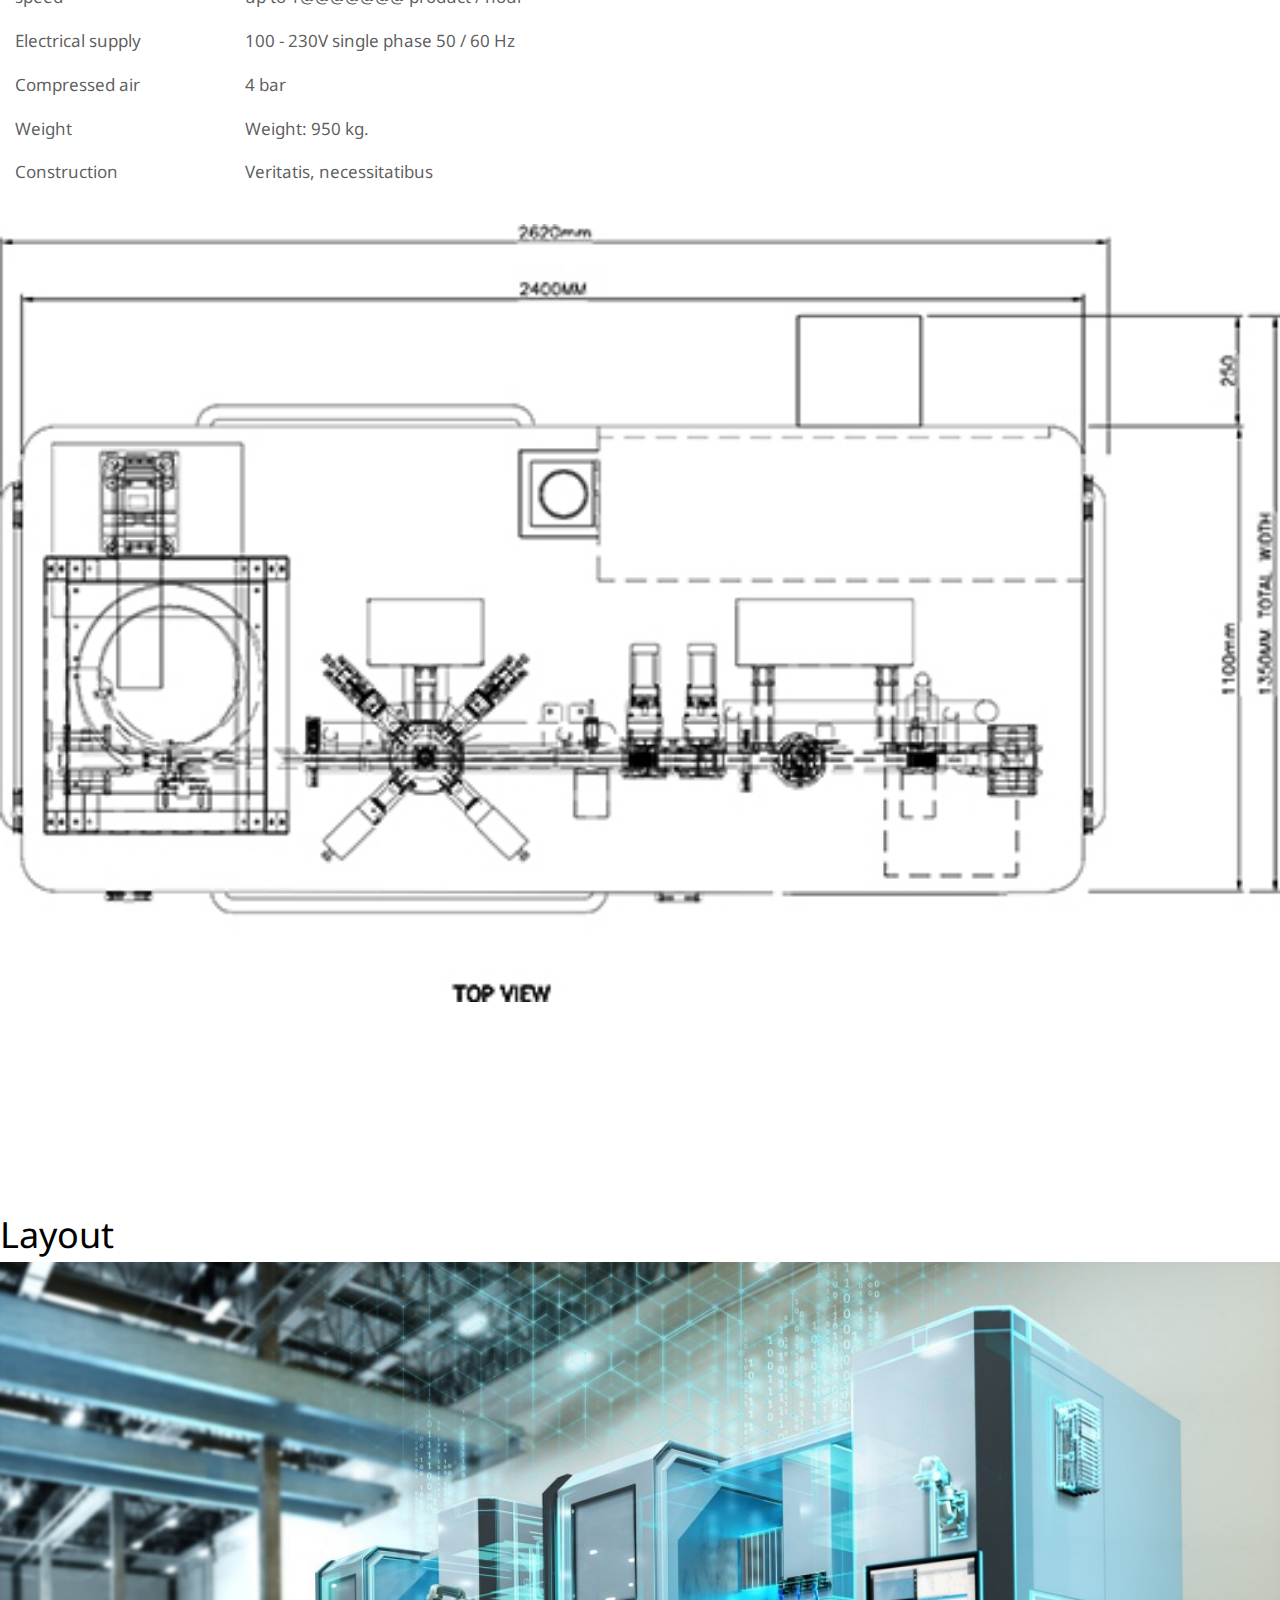
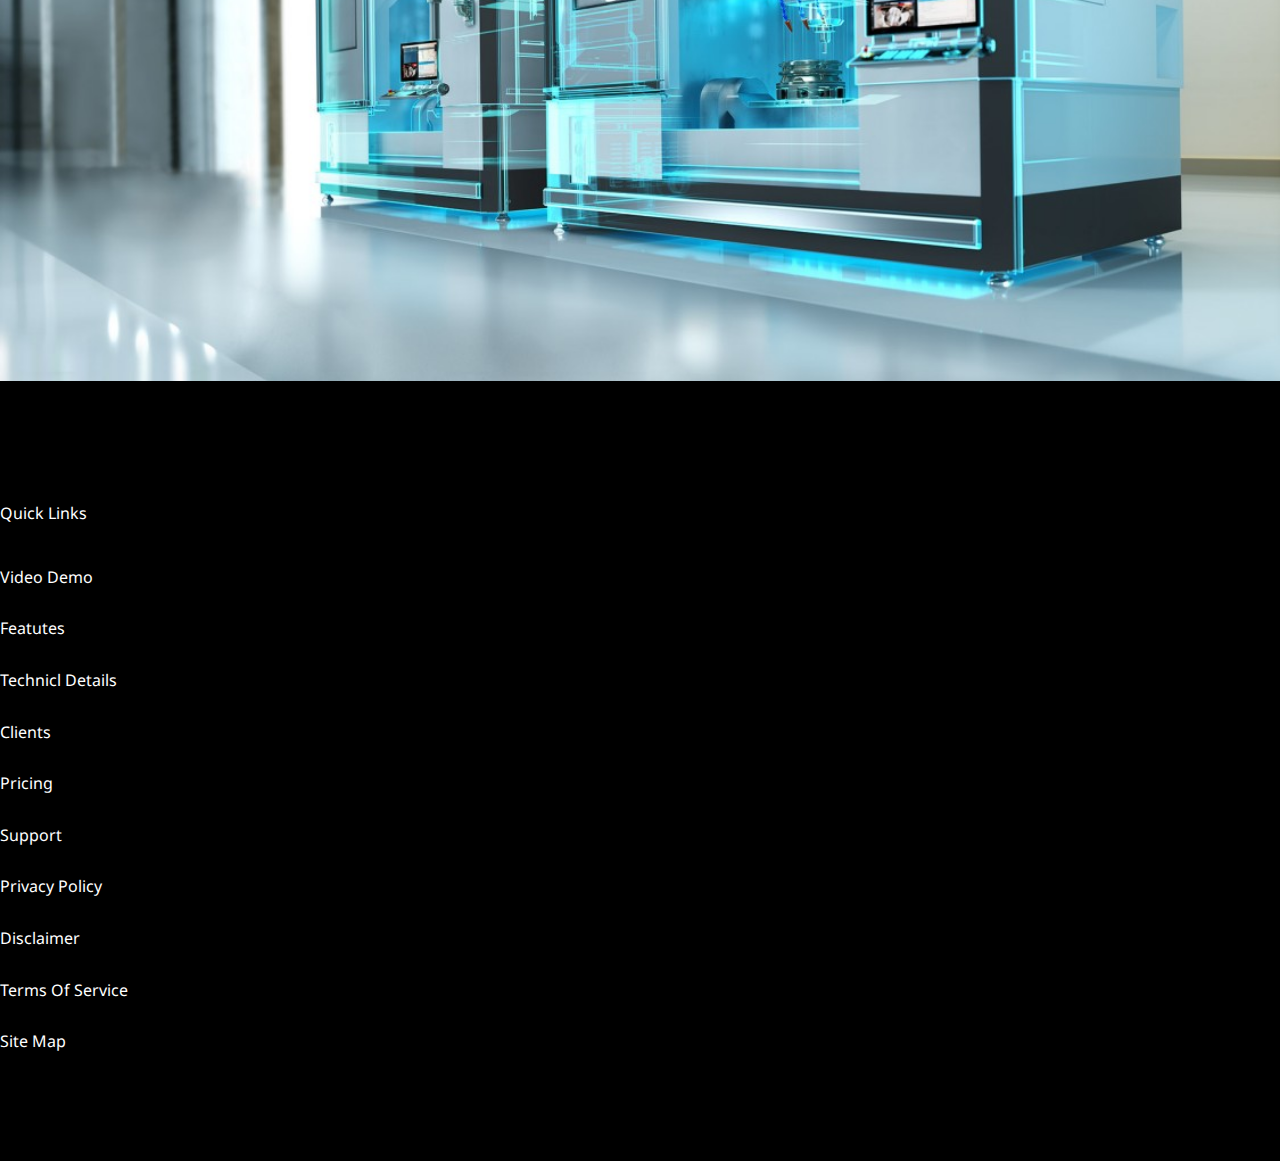
<file: rohan-ranpariya/technical.html>
<!DOCTYPE html>
<html>

<head>
    <title>Rohan Ranpariya</title>
    <meta charset="utf-8">
    <meta name="viewport" content="width=device-width, initial-scale=1">
    <link rel="preconnect" href="https://fonts.googleapis.com">
    <link rel="preconnect" href="https://fonts.gstatic.com" crossorigin>
    <link
        href="https://fonts.googleapis.com/css2?family=Noto+Sans:ital,wght@0,400;0,700;1,400;1,700&family=Raleway:ital,wght@0,100;0,200;0,300;0,400;0,500;0,600;0,700;0,800;0,900;1,100;1,200;1,300;1,400;1,500;1,600;1,700;1,800;1,900&display=swap"
        rel="stylesheet">
    <link href="https://cdn.jsdelivr.net/npm/bootstrap@5.1.3/dist/css/bootstrap.min.css" rel="stylesheet"
        integrity="sha384-1BmE4kWBq78iYhFldvKuhfTAU6auU8tT94WrHftjDbrCEXSU1oBoqyl2QvZ6jIW3" crossorigin="anonymous">
    <script src="https://cdn.jsdelivr.net/npm/bootstrap@5.1.3/dist/js/bootstrap.bundle.min.js"
        integrity="sha384-ka7Sk0Gln4gmtz2MlQnikT1wXgYsOg+OMhuP+IlRH9sENBO0LRn5q+8nbTov4+1p"
        crossorigin="anonymous"></script>
    <link rel="Stylesheet" type="text/css" href="stylesheet/style.css">
</head>

<body class=technical>
    <header class="header">
        <nav class="navbar navbar-expand-lg navbar-light bg-light pt-0 pb-0">
            <div class="container-fluid">
                <a class="navbar-brand" href="#"><img src="images/logo1.png"></a>

                <button class="navbar-toggler" type="button" data-bs-toggle="collapse" data-bs-target="#navbarScroll"
                    aria-controls="navbarScroll" aria-expanded="false" aria-label="Toggle navigation">
                    <span class="navbar-toggler-icon"></span>
                </button>
                <div class="collapse navbar-collapse" id="navbarScroll">
                    <ul class="navbar-nav me-auto mb-2 mb-lg-0">
                        <li class="nav-item">
                            <a class="nav-link active" aria-current="page" href="index.html">Home</a>
                        </li>
                        <li class="nav-item">
                            <a class="nav-link" href="about.html">About Us</a>
                        </li>
                        <li class="nav-item dropdown">
                            <a class="nav-link dropdown-toggle" href="#" id="navbarDropdown" role="button"
                                data-bs-toggle="dropdown" aria-expanded="false">
                                Lorem
                            </a>
                            <ul class="dropdown-menu" aria-labelledby="navbarDropdown">
                                <li><a class="dropdown-item" href="overview.html">Overview</a></li>
                                <li><a class="dropdown-item" href="features.html">Features</a></li>
                                <li><a class="dropdown-item" href="technical.html">Technical Specs</a></li>
                                <li><a class="dropdown-item" href="operation.html">Operations</a></li>
                                <li><a class="dropdown-item" href="views.html">Views</a></li>
                                <li><a class="dropdown-item" href="video.html">Videos</a></li>
                                <li>
                                    <hr class="dropdown-divider">
                                </li>
                            </ul>
                        </li>
                        <li class="nav-item">
                            <a class="nav-link" href="enquirey.html">Enquirey</a>
                        </li>
                        <li class="nav-item">
                            <a class="nav-link" href="support.html">Support</a>
                        </li>
                        <li class="nav-item">
                            <a class="nav-link" href="resources.html">Resources</a>
                        </li>
                    </ul>
                </div>
            </div>
        </nav>
    </header>
    <div class="section layer1 pb-1">
        <div class="container">
            <div class="col-sm-12">Home > Lorem > Technical Specs</div>
        </div>
        <div class="section">
            <div class="container">
                <div class="row">
                    <div class="col-sm-6">
                        <h6 class="header6">Lorem</h6><br>
                        <ul>
                            <li class="build">Lorem ipsum dolor sit amet consectetur adipisicing elit. Magni deserunt
                                perspiciatis amet facere esse iusto rerum aspernatur, magnam porro mollitia et officiis
                                minima id, at nam, soluta quibusdam pariatur! Animi? Lorem ipsum dolor sit, amet
                                consectetur adipisicing elit. Veritatis, necessitatibus hic vero vel tenetur similique
                                voluptate. Ullam qui, rem vel architecto est fugiat ipsum. Quasi doloremque et eveniet
                                vero tenetur!</li>
                        </ul>
                    </div>
                    <div class="col-sm-6"><img src="images/machine2.png" style="width: 100%;"></div>
                </div>
            </div>
        </div>
    </div>
    <div class="section layer2 pt-1">
        <div class="container">
            <div class="row">
                <div class="col-sm-6">
                    <h6 class="header6">Lorem  Size</h6><br>
                    <div class="row">
                        <table class="table">
                            <tbody>
                                <tr>
                                    <td>Dimensions</td>
                                    <td> 2620 mm (w) x 1180 mm (d) x 2250 mm (h)</td>
                                </tr>
                                <tr>
                                    <td>doloremque </td>
                                    <td> Quasi doloremque et eveniet</td>
                                </tr>
                                <tr>
                                    <td>speed</td>
                                    <td>up to 1@@@@@@@ product / hour</td>
                                </tr>
                                <tr>
                                    <td>Electrical supply</td>
                                    <td>100 - 230V single phase 50 / 60 Hz</td>
                                </tr>
                                <tr>
                                    <td>Compressed air</td>
                                    <td>4 bar</td>
                                </tr>
                                <tr>
                                    <td>Weight</td>
                                    <td>Weight: 950 kg.</td>
                                </tr>
                                <tr>
                                    <td>Construction</td>
                                    <td> Veritatis, necessitatibus</td>
                                </tr>
                            </tbody>
                        </table>
                    </div>
                </div>
                <div class="col-sm-6"><img src="images/top-view.jpg"
                        style="width: 100%; height: 100%; padding-top: 30px;"></div>
            </div>
        </div>
    </div>
    <div class="section layer3 pt-2">
        <div class="container">
            <div class="row">
                <div class="col-sm-12">
                    <h6 class="header6">Layout</h6>
                </div>
            </div>
            <div class="row pt-5">
                <div class="col-sm-12"><img src="images/siemensmachine.jpg" style="width: 100%;  float: left;"></div>
                <!-- <div class="col-sm-6 pic"><img src="images/build-layout2.jpg"></div> -->
            </div>
        </div>
    </div>

    <footer>
        <div class="section layer10">
            <div class="container">
                <div class="row">
                    <div class="col-sm-2 quick">Quick Links</div>
                    <div class="row">
                        <div class="col-sm-3 list">
                            <ul>
                                <li><a href="">Video Demo</a></li>
                                <li><a href="">Featutes</a></li>
                                <li><a href="">Technicl Details</a></li>
                                <li><a href="">Clients</a></li>
                                <li><a href="">Pricing</a></li>
                                <li><a href="">Support</a></li>
                            </ul>
                        </div>
                        <div class="col-sm-6 list">
                            <ul>
                                <li><a href="">Privacy Policy</a></li>
                                <li><a href="">Disclaimer</a></li>
                                <li><a href="">Terms Of Service</a></li>
                                <li><a href="">Site Map</a></li>
                            </ul>
                        </div>
                    </div>
                </div>
            </div>
        </div>
    </footer>

    <script src="https://cdn.jsdelivr.net/npm/@popperjs/core@2.10.2/dist/umd/popper.min.js"
        integrity="sha384-7+zCNj/IqJ95wo16oMtfsKbZ9ccEh31eOz1HGyDuCQ6wgnyJNSYdrPa03rtR1zdB"
        crossorigin="anonymous"></script>
    <script src="https://cdn.jsdelivr.net/npm/bootstrap@5.1.3/dist/js/bootstrap.min.js"
        integrity="sha384-QJHtvGhmr9XOIpI6YVutG+2QOK9T+ZnN4kzFN1RtK3zEFEIsxhlmWl5/YESvpZ13"
        crossorigin="anonymous"></script>
</body>

</html>
</file>
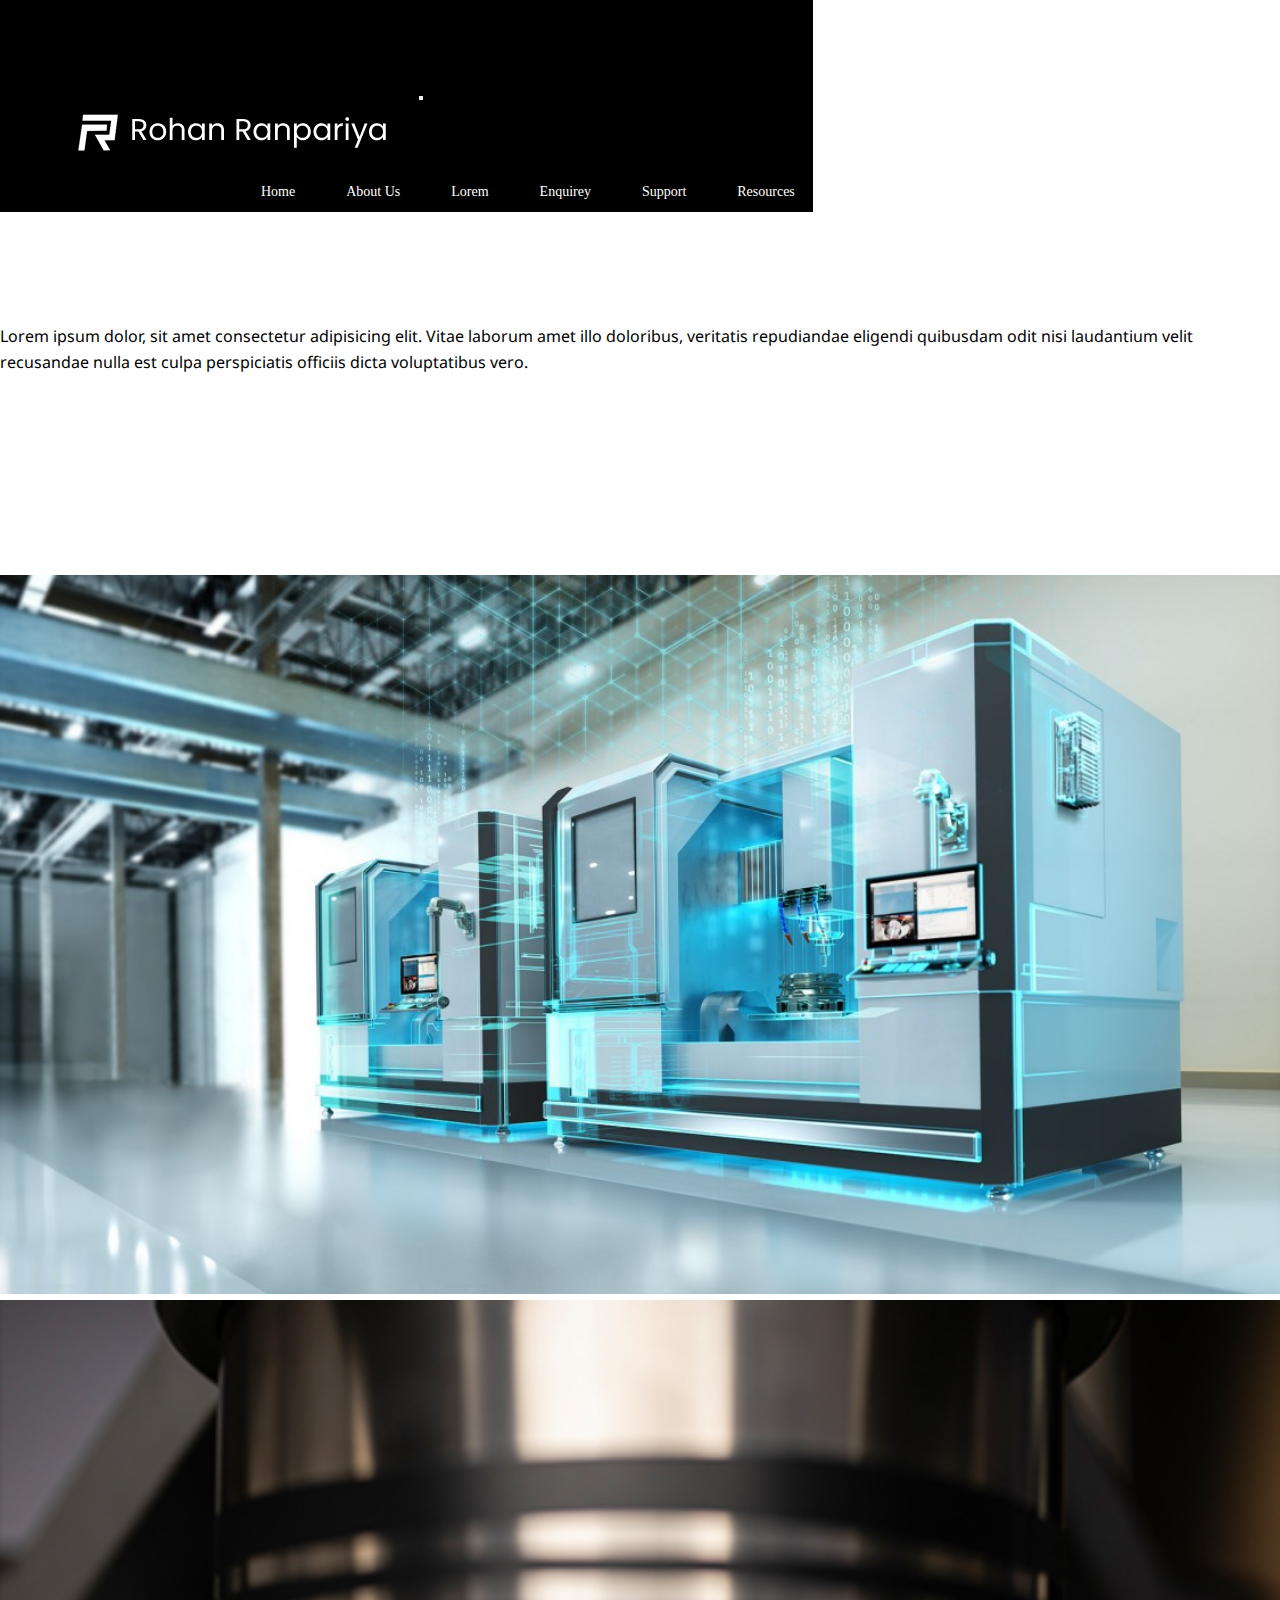
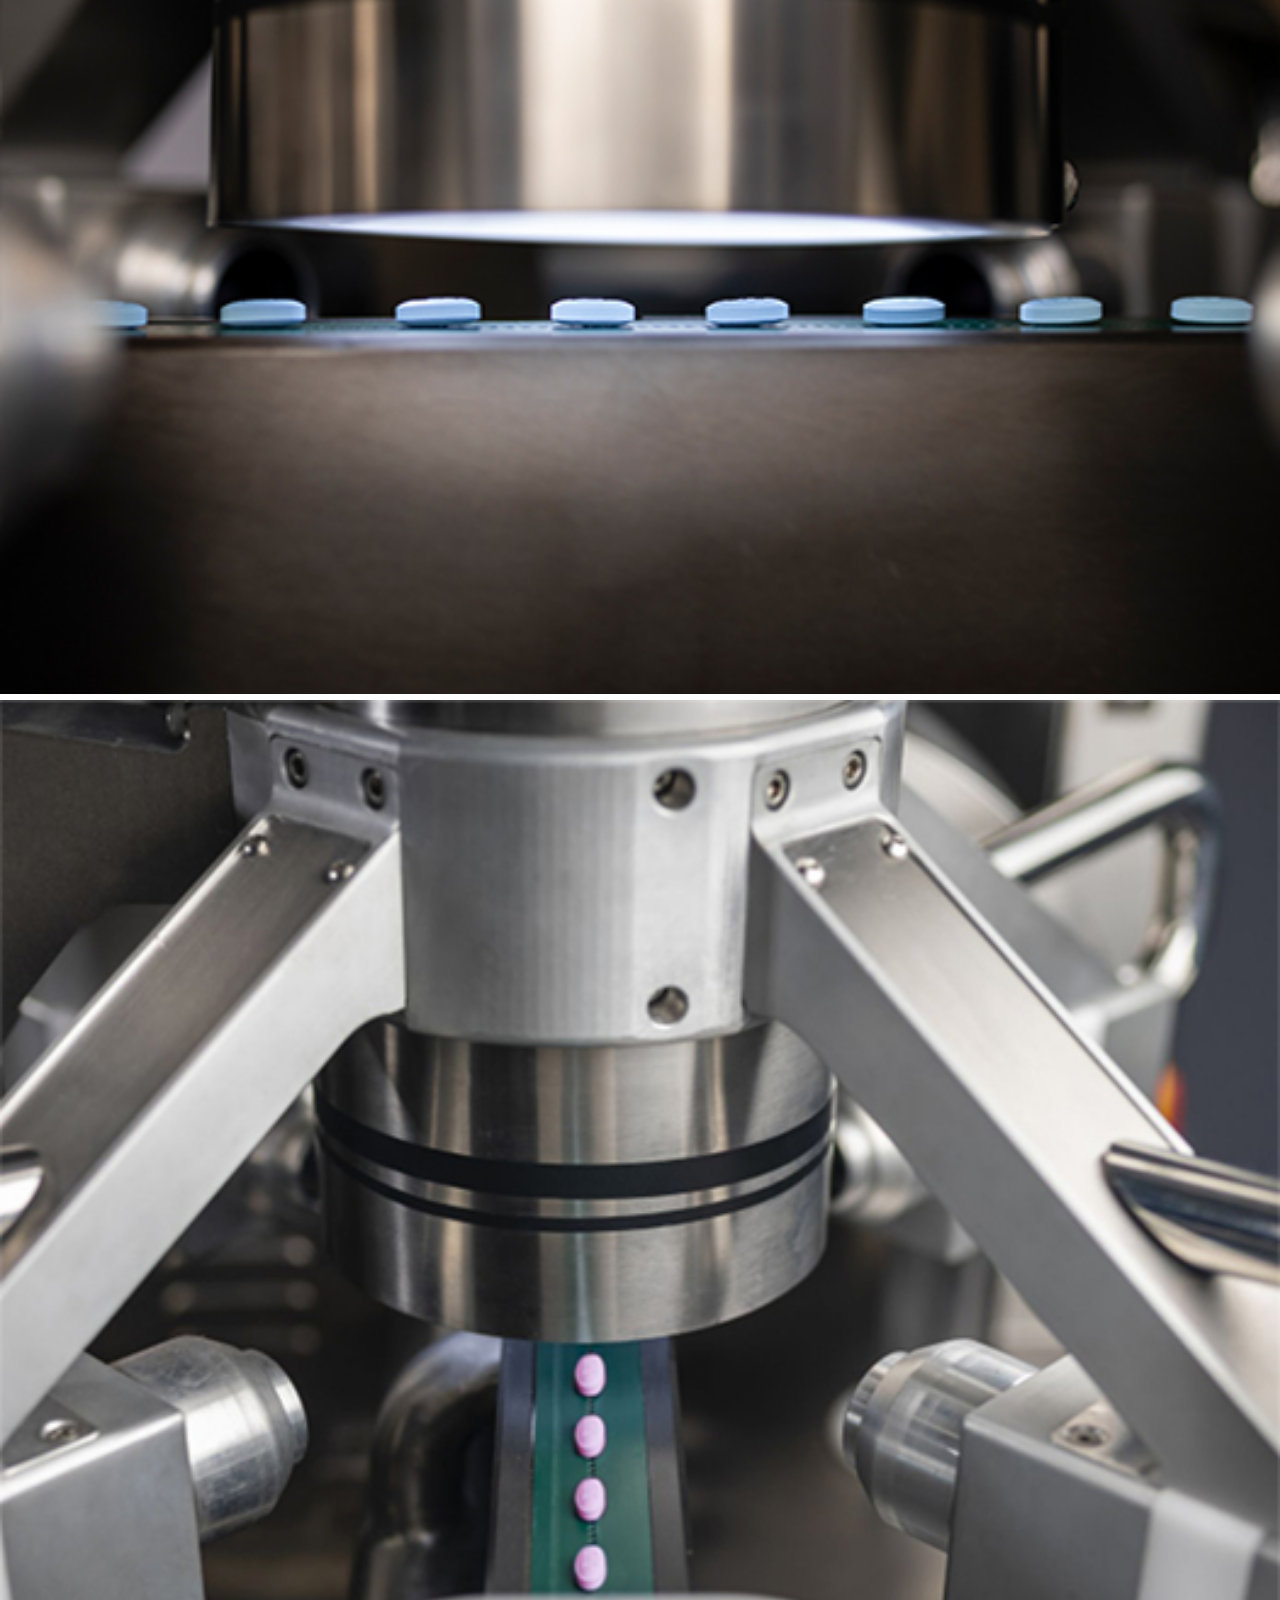
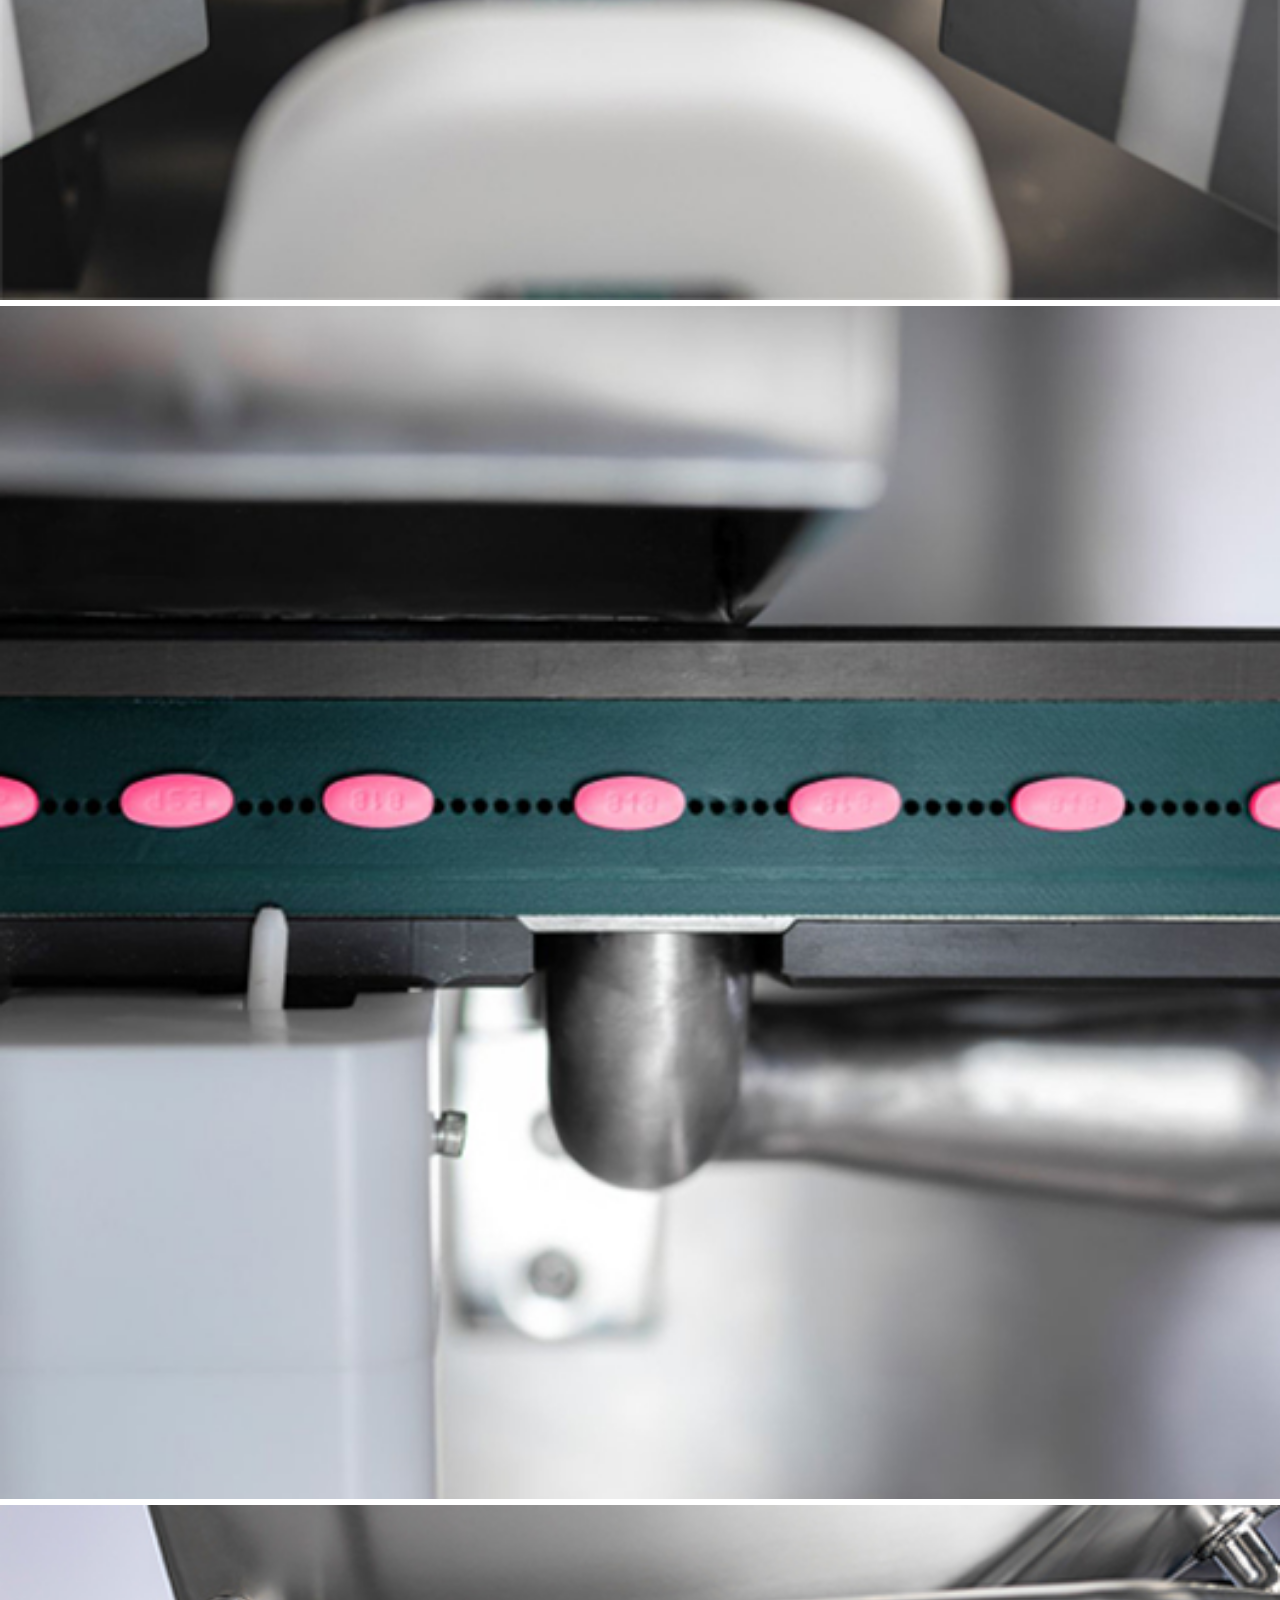
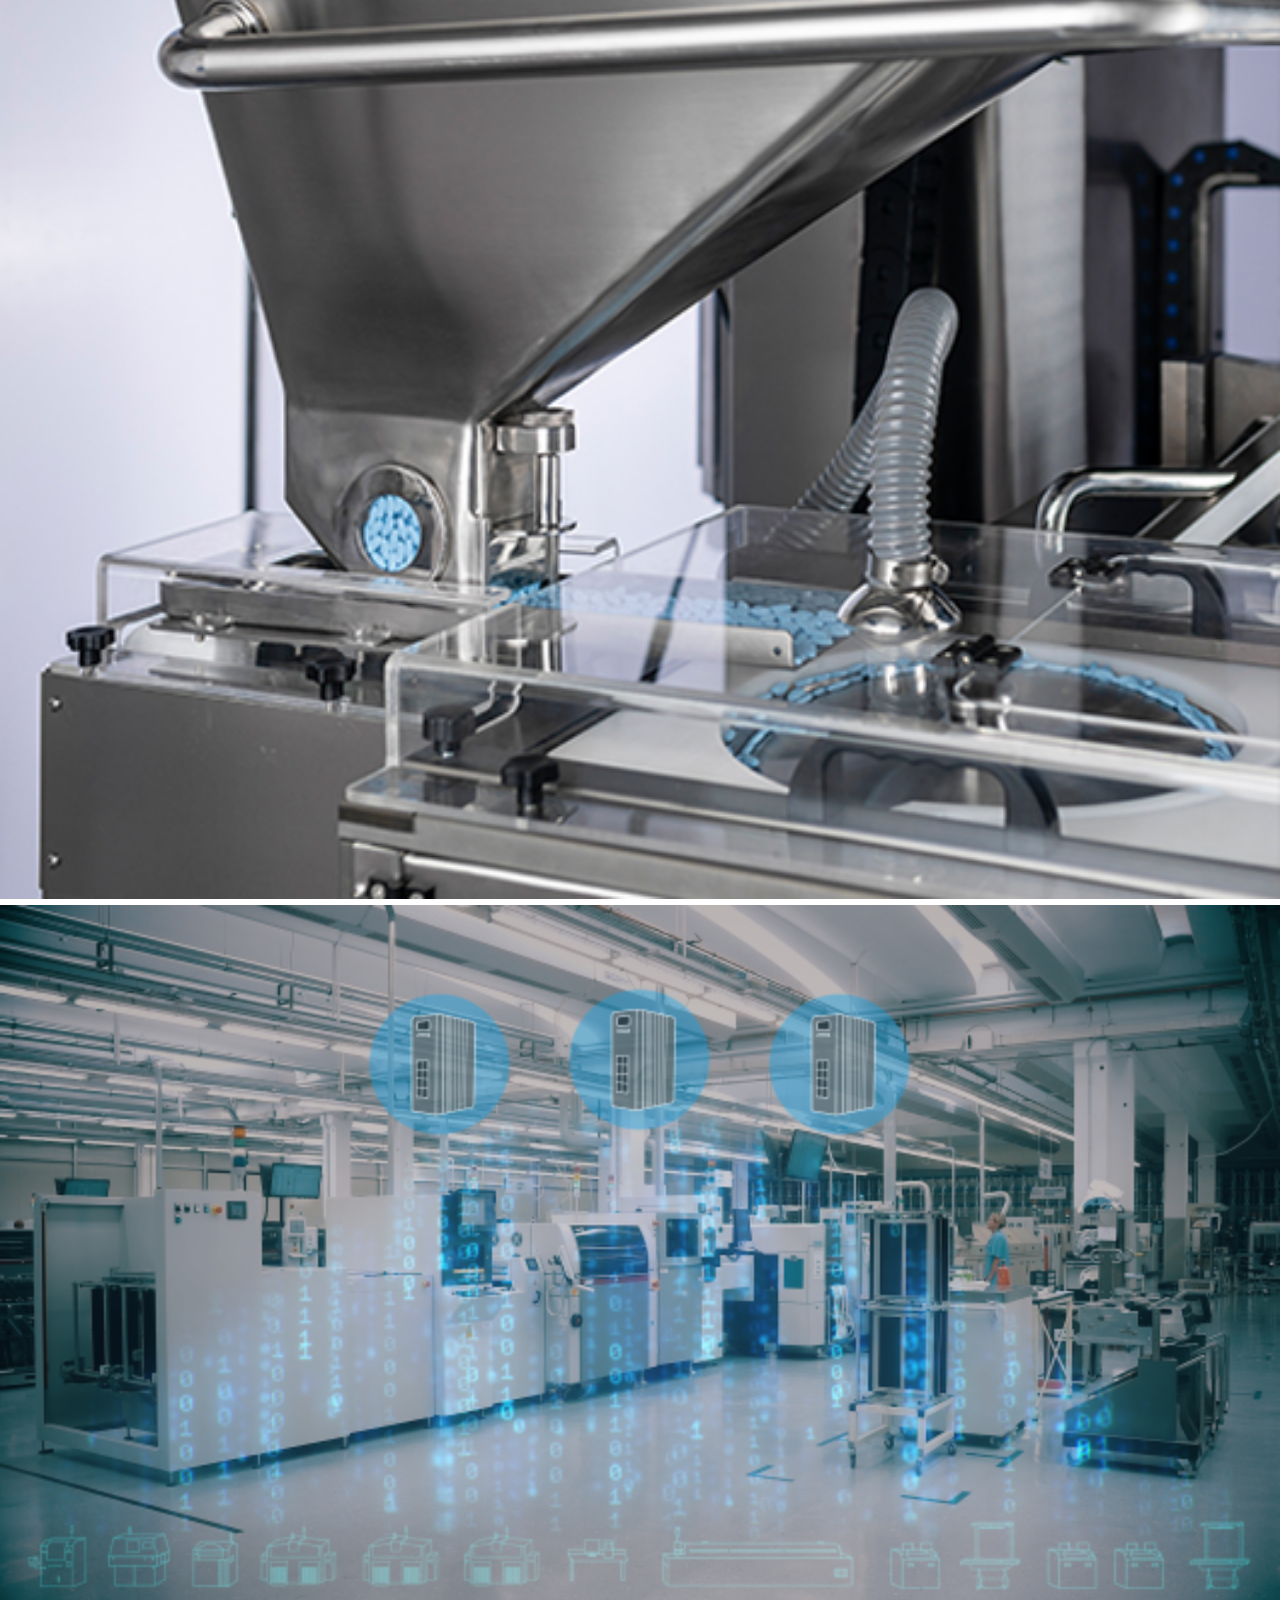
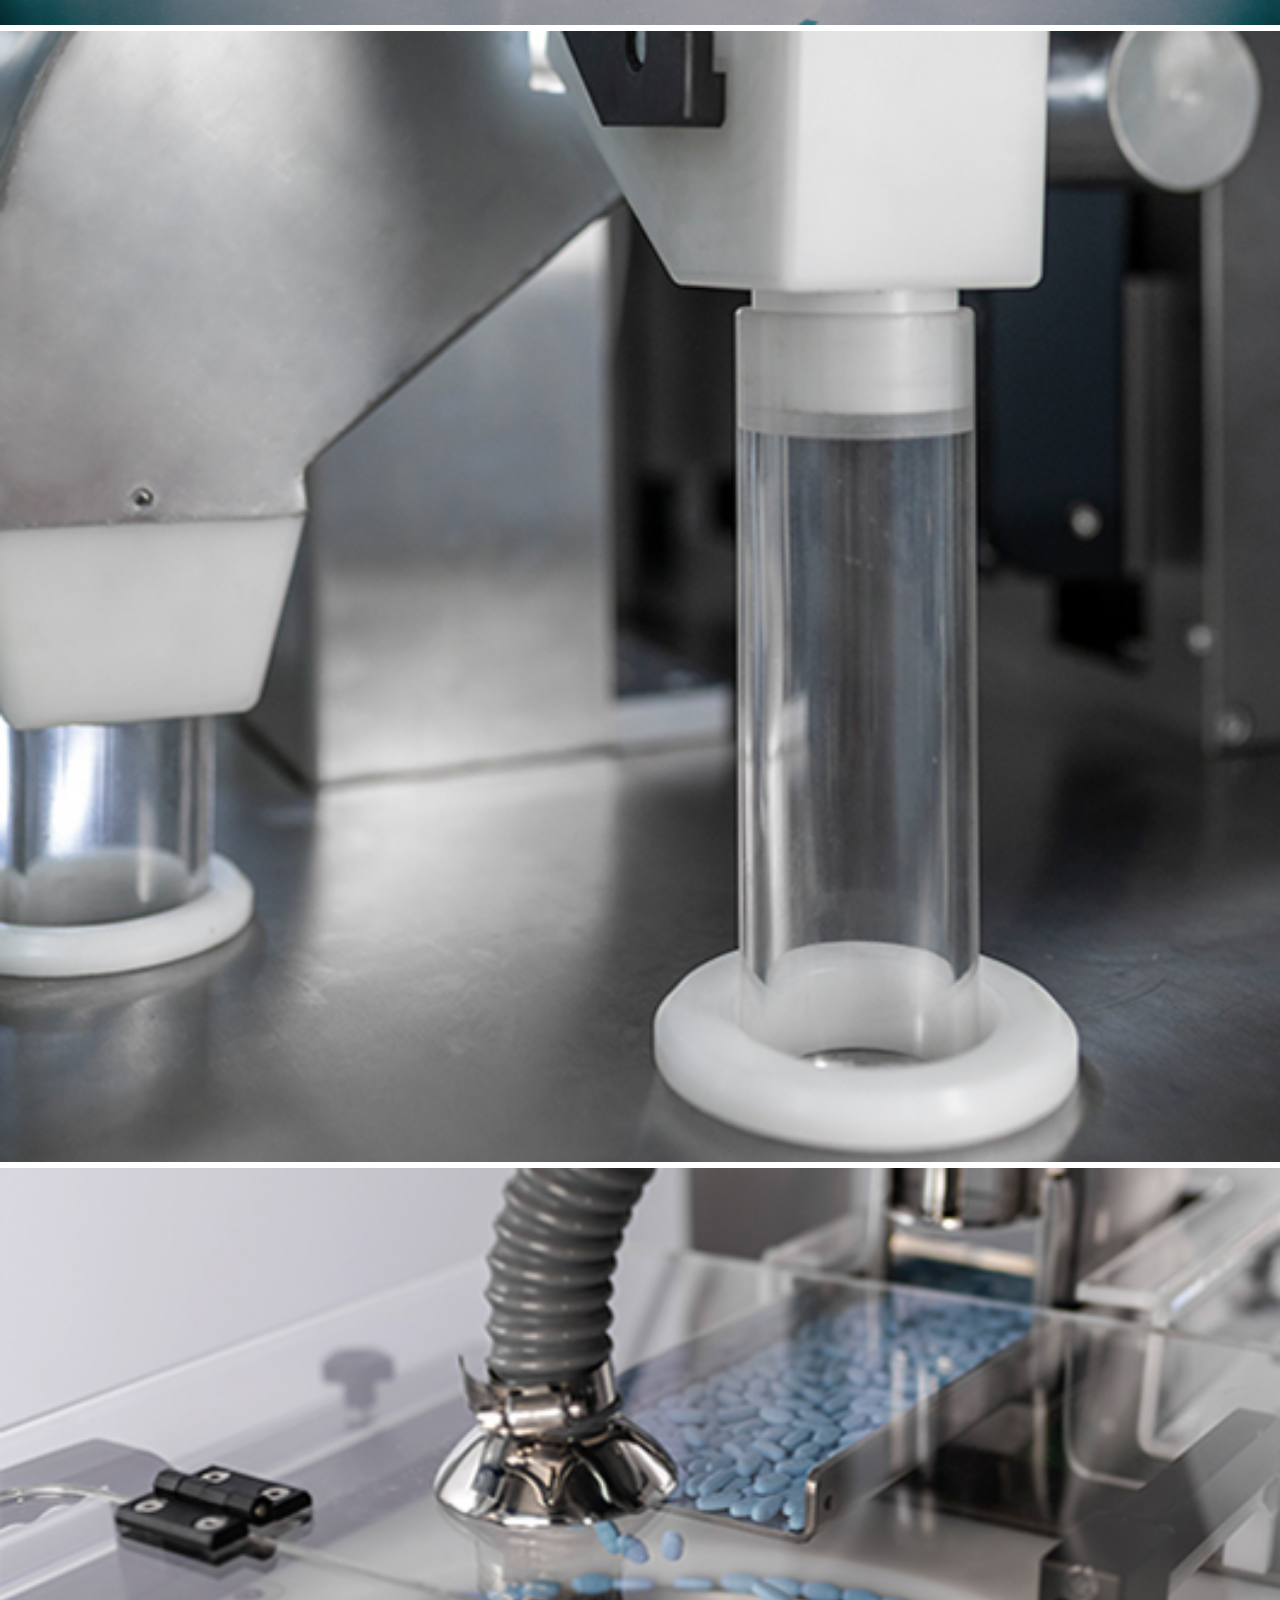
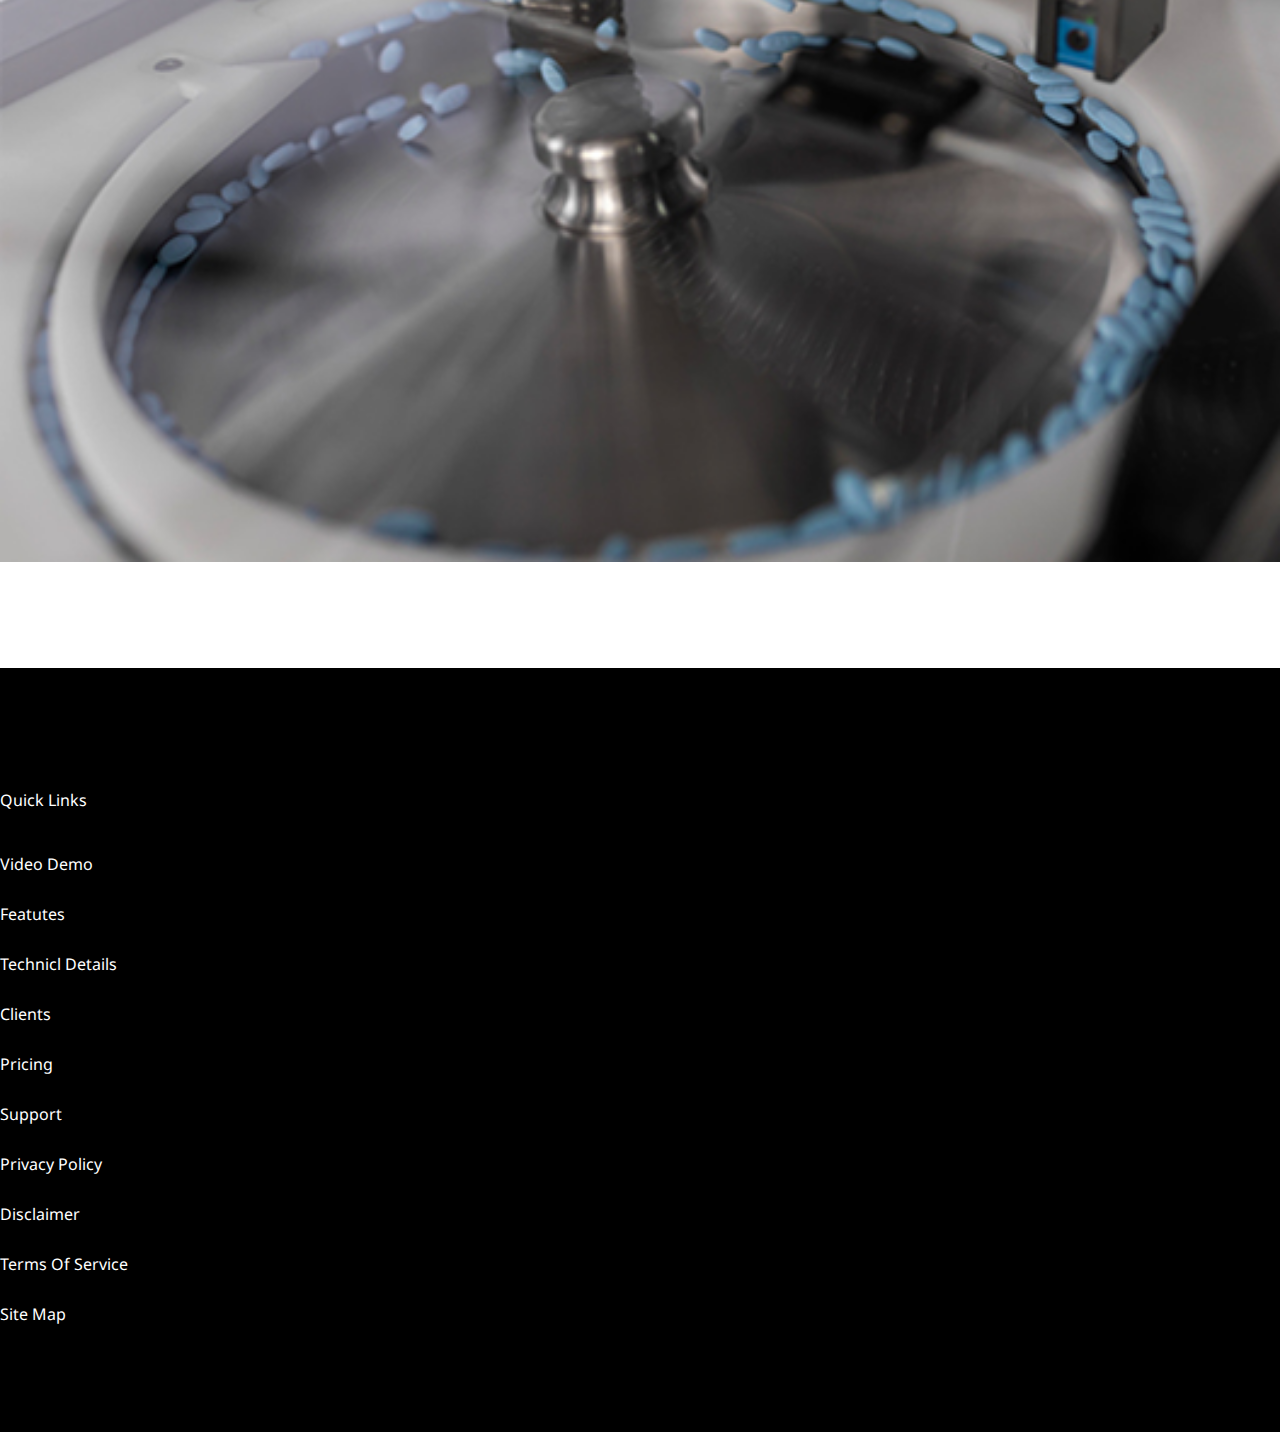
<file: rohan-ranpariya/views.html>
<!DOCTYPE html>
<html>

<head>
    <title>Rohan Ranpariya</title>
    <meta charset="utf-8">
    <meta name="viewport" content="width=device-width, initial-scale=1">
    <link rel="preconnect" href="https://fonts.googleapis.com">
    <link rel="preconnect" href="https://fonts.gstatic.com" crossorigin>
    <link
        href="https://fonts.googleapis.com/css2?family=Noto+Sans:ital,wght@0,400;0,700;1,400;1,700&family=Raleway:ital,wght@0,100;0,200;0,300;0,400;0,500;0,600;0,700;0,800;0,900;1,100;1,200;1,300;1,400;1,500;1,600;1,700;1,800;1,900&display=swap"
        rel="stylesheet">
    <link href="https://cdn.jsdelivr.net/npm/bootstrap@5.1.3/dist/css/bootstrap.min.css" rel="stylesheet"
        integrity="sha384-1BmE4kWBq78iYhFldvKuhfTAU6auU8tT94WrHftjDbrCEXSU1oBoqyl2QvZ6jIW3" crossorigin="anonymous">
    <script src="https://cdn.jsdelivr.net/npm/bootstrap@5.1.3/dist/js/bootstrap.bundle.min.js"
        integrity="sha384-ka7Sk0Gln4gmtz2MlQnikT1wXgYsOg+OMhuP+IlRH9sENBO0LRn5q+8nbTov4+1p"
        crossorigin="anonymous"></script>
    <link rel="Stylesheet" type="text/css" href="stylesheet/style.css">
</head>

<body class="view">
    <header class="header">
        <nav class="navbar navbar-expand-lg navbar-light bg-light pt-0 pb-0">
            <div class="container-fluid">
                <a class="navbar-brand" href="#"><img src="images/logo1.png"></a>

                <button class="navbar-toggler" type="button" data-bs-toggle="collapse" data-bs-target="#navbarScroll"
                    aria-controls="navbarScroll" aria-expanded="false" aria-label="Toggle navigation">
                    <span class="navbar-toggler-icon"></span>
                </button>
                <div class="collapse navbar-collapse" id="navbarScroll">
                    <ul class="navbar-nav me-auto mb-2 mb-lg-0">
                        <li class="nav-item">
                            <a class="nav-link active" aria-current="page" href="index.html">Home</a>
                        </li>
                        <li class="nav-item">
                            <a class="nav-link" href="about.html">About Us</a>
                        </li>
                        <li class="nav-item dropdown">
                            <a class="nav-link dropdown-toggle" href="#" id="navbarDropdown" data-bs-toggle="dropdown"
                                aria-expanded="false">
                                Lorem
                            </a>
                            <ul class="dropdown-menu" aria-labelledby="navbarDropdown">
                                <li><a class="dropdown-item" href="overview.html">Overview</a></li>
                                <li><a class="dropdown-item" href="features.html">Features</a></li>
                                <li><a class="dropdown-item" href="technical.html">Technical Specs</a></li>
                                <li><a class="dropdown-item" href="operation.html">Operations</a></li>
                                <li><a class="dropdown-item" href="views.html">Views</a></li>
                                <li><a class="dropdown-item" href="video.html">Videos</a></li>
                                <li>
                                    <hr class="dropdown-divider">
                                </li>
                            </ul>
                        </li>
                        <li class="nav-item">
                            <a class="nav-link" href="enquirey.html">Enquirey</a>
                        </li>
                        <li class="nav-item">
                            <a class="nav-link" href="support.html">Support</a>
                        </li>
                        <li class="nav-item">
                            <a class="nav-link" href="resources.html">Resources</a>
                        </li>
                    </ul>
                </div>
            </div>
        </nav>
    </header>
    <div class="section pb-0 mb-0 layer1">
        <div class="container">
            <div class="row">
                <div class="col">Home > Lorem > Views</div>
                <div class="row"></div>
            </div>

        </div>
    </div>
    <div class="section pt-5 pb-0 mt-0 mb-0">
        <div class="container">
            <div class="col-sm-12">
                <p>Lorem ipsum dolor, sit amet consectetur adipisicing elit. Vitae laborum amet illo doloribus,
                    veritatis repudiandae eligendi quibusdam odit nisi laudantium velit recusandae nulla est culpa
                    perspiciatis officiis dicta voluptatibus vero.</p>
            </div>
        </div>
    </div>
    <div class="section mt-0 mb-5">
        <div class="container">
            <div class="row">
                <div class="col-sm-6">
                    <div class="zoomimg"><img class="zoom" src="images/siemensmachine.jpg"></div>
                </div>
                <div class="col-sm-6">
                    <div class="zoomimg pic"><img class="zoom" src="images/conveyors-with-vacuum-underlay.jpg"></div>
                </div>
            </div>
        </div>
        <div class="container mt-5">
            <div class="row">
                <div class="col-sm-6">
                    <div class="zoomimg"><img class="zoom" src="images/features-img2.jpg"></div>
                </div>
                <div class="col-sm-6">
                    <div class="zoomimg pic"><img class="zoom" src="images/Tablets.jpg"></div>
                </div>
            </div>
        </div>
        <div class="container mt-5">
            <div class="row">
                <div class="col-sm-6">
                    <div class="zoomimg"><img class="zoom" src="images/21-cfr-part-11-compliant-build.jpg"></div>
                </div>
                <div class="col-sm-6">
                    <div class="zoomimg pic"><img class="zoom" src="images/machine2.png"></div>
                </div>
            </div>
        </div>
        <div class="container mt-5">
            <div class="row">
                <div class="col-sm-6">
                    <div class="zoomimg"><img class="zoom" src="images/gallery7.jpg"></div>
                </div>
                <div class="col-sm-6">
                    <div class="zoomimg pic"><img class="zoom" src="images/servo-motor-powered-rotary-feeder.jpg"></div>
                </div>
            </div>
        </div>

    </div>

    <footer>
        <div class="section layer10">
            <div class="container">
                <div class="row">
                    <div class="col-sm-2 quick">Quick Links</div>
                    <div class="row">
                        <div class="col-sm-3 list">
                            <ul>
                                <li><a href="">Video Demo</a></li>
                                <li><a href="">Featutes</a></li>
                                <li><a href="">Technicl Details</a></li>
                                <li><a href="">Clients</a></li>
                                <li><a href="">Pricing</a></li>
                                <li><a href="">Support</a></li>
                            </ul>
                        </div>
                        <div class="col-sm-6 list">
                            <ul>
                                <li><a href="">Privacy Policy</a></li>
                                <li><a href="">Disclaimer</a></li>
                                <li><a href="">Terms Of Service</a></li>
                                <li><a href="">Site Map</a></li>
                            </ul>
                        </div>
                    </div>
                </div>
            </div>
        </div>
    </footer>

    <script src="https://cdn.jsdelivr.net/npm/@popperjs/core@2.10.2/dist/umd/popper.min.js"
        integrity="sha384-7+zCNj/IqJ95wo16oMtfsKbZ9ccEh31eOz1HGyDuCQ6wgnyJNSYdrPa03rtR1zdB"
        crossorigin="anonymous"></script>
    <script src="https://cdn.jsdelivr.net/npm/bootstrap@5.1.3/dist/js/bootstrap.min.js"
        integrity="sha384-QJHtvGhmr9XOIpI6YVutG+2QOK9T+ZnN4kzFN1RtK3zEFEIsxhlmWl5/YESvpZ13"
        crossorigin="anonymous"></script>
</body>

</html>
</file>
<file: creativemarketing/style.css>
html,
body,
div,
span,
applet,
object,
iframe,
h1,
h2,
h3,
h4,
h5,
h6,
p,
blockquote,
pre,
a,
abbr,
acronym,
address,
big,
cite,
code,
del,
dfn,
em,
img,
ins,
kbd,
q,
s,
samp,
small,
strike,
strong,
sub,
sup,
tt,
var,
b,
u,
i,
center,
dl,
dt,
dd,
ol,
ul,
li,
fieldset,
form,
label,
legend,
table,
caption,
tbody,
tfoot,
thead,
tr,
th,
td,
article,
aside,
canvas,
details,
embed,
figure,
figcaption,
footer,
header,
hgroup,
menu,
nav,
output,
ruby,
section,
summary,
time,
mark,
font audio,
video {
    margin: 0;
    padding: 0;
    border: 0;
    font-size: 100%;
    font: inherit;
    vertical-align: baseline;
    font-family: 'Montserrat', sans-serif;
    font-family: 'Plus Jakarta Sans', sans-serif;
}

F

/* HTML5 display-role reset for older browsers */
article,
aside,
details,
figcaption,
figure,
footer,
header,
hgroup,
menu,
nav,
section {
    display: block;
}

body {
    line-height: 1.5;
    font-size: 16px;
    font-family: 'Noto Sans', sans-serif;
}

* {
    margin: 0px;
    padding: 0px;
}

ol,
ul {
    list-style: none;
}

blockquote,
q {
    quotes: none;
}

blockquote:before,
blockquote:after,
q:before,
q:after {
    content: '';
    content: none;
}

table {
    border-collapse: collapse;
    border-spacing: 0;
}

.section {
    height: 100%;
    clear: both;
}

a {
    text-decoration: none;
}

p {
    line-height: 1.6;
}


header {
    position: fixed;
    width: 100%;
}

.bg-light {
    --bs-bg-opacity: 1;
    background-color: #000;
}

.navbar-brand {
    padding: 0px;
    margin: 10px 0px;
}

.img {
    width: 180px;
    height: auto;
}

.collapse {
    padding-top: 36px;
    flex-grow: 0;
}

.nav-link {
    color: rgb(250, 250, 250) !important;
    font-size: 18px;
    font-family: NotoSans-Light !important;
    padding-left: 18px !important;
    padding-right: 18px !important;
}

.search {
    border-radius: 3px black;
}

.background {
    background-image: url(background.jpg);
    height: 100%;
    width: 100%;
    background-size: cover;
    background-position: center;
}

.title h1 {
    font-weight: 900;
    color: #ffffff;
    text-align: left;
    font-size: 55px;
    line-height: 1.4;
}

.title h2 {
    font-weight: 900;
    color: #ffee00;
    text-align: left;
    font-size: 55px;
    line-height: 1.4;
}

.title1 {
    font-weight: 1000;
    color: #fbff00;
    text-align: left;
    font-size: 55px;
    line-height: 1.4;
    height: 75%;
    position: absolute;
    padding-left: 80px;
    z-index: 5;
    display: flex;
    align-items: center;
    justify-content: start;
}

.para {
    color: #FFF;
    font-size: 18px;
    line-height: 2;
}

.commontop {
    padding-top: 130px;
}

.com {
    padding-left: 60px;
    padding-top: 0px;
    margin-top: 60px;
}

.lady {
    width: 100%;
}

.date {
    border-radius: 50%;
    display: inline-block;
    position: absolute;
    bottom: 76px;
    left: 0px;
    background: #fff;
    width: 120px;
    height: 120px;
}

.clm {
    position: relative;
}

.date p {
    font-size: 38px;
    line-height: 1;
    font-weight: bold;
}
.date span {
    font-size: 38px;
    line-height: 1;
    font-weight: 500;
}


@media (min-width: 360px) and (max-width: 1023px) {

    /* For tablets: */
    .container {
        width: 100%;
    }

    .background {
        background-image: url(Background2.jpg);
        height: 91vh;
        width: 100%;
        background-size: cover;
    }

    header {
        position: fixed;
        width: 100%;
        background: #421c8b;
    }

    .img {
        width: 54vw;
        height: auto;
        padding-top: 0px;
        padding-left: 10px;
    }

    .collapse {
        margin-top: 0px;
        padding-top: 0px;
    }

    .container-fluid {
        color: rgb(0, 0, 0);
        background-color: #000;
        position: inherit;
        z-index: 999;
        padding-top: 00px;
    }

    .nav-link {
        color: rgb(255, 255, 255) !important;
        font-size: 22px;
        font-family: NotoSans-Light !important;
        padding-left: 18px !important;
        padding-right: 23px !important;
        float: right;
    }

    .navbar-toggler {
        padding: var(--bs-navbar-toggler-padding-y) var(--bs-navbar-toggler-padding-x);
        font-size: var(--bs-navbar-toggler-font-size);
        line-height: 1;
        color: rgb(255 255 255 / 55%);
        background-color: #ffffff;
        border: var(--bs-border-width) solid var(--bs-navbar-toggler-border-color);
        border-radius: var(--bs-navbar-toggler-border-radius);
        transition: var(--bs-navbar-toggler-transition);
    }

    .navbar-toggler:hover {
        text-decoration: none;
        background: aliceblue;
    }

    .col-sm-6 {
        flex: 0 0 auto;
        width: 100%;
    }

    .title h1 {
        color: #ffffff;
        font-size: 44px;
        line-height: 1.4;
        height: 22%;
        align-items: center;
    }

    .title h2 {
        color: #ffee00;
        font-size: 44px;
        height: 30%;
    }

    .lady {
        padding-left: 0px;
        padding-top: 50px;
        padding-bottom: 50px;
    }

    .date {
        position: absolute;
        bottom: 10px;
        background: #fff;
        width: 120px;
        height: 120px;
    }

    .para {
        color: #FFF;
        font-size: 22px;
        height: 50%;
    }

    .date {
        width: 80px;
        height: 80px;
    }

    .date {
        position: absolute;
        bottom: 120px;
        left: 10px;
    }
    .date p {
        font-size: 26px;
        line-height: 1;
        font-weight: bold;
    }
    .may {
        font-size: 27px;
        align-items: center;
        text-align: center;
        padding-top: 4px;
        line-height: 1.2;
    }
    .date span {
        font-size: 28px;
        line-height: 1;
        font-weight: 500;
    }

}
</file>
<file: landingspace/style.css>
body {
    font-family: 'Montserrat', sans-serif;
}


.section {
    height: 100%;
    clear: both;
}


header {
    position: fixed;
    width: 100%;
}

.logo {
    width: 227px;
}

.bg-light {
    --bs-bg-opacity: 1;
    background-color: #000;
}

.navbar-brand {
    padding: 0px;
    margin: 10px 0px;
}

.img {
    width: 180px;
    height: auto;
}

.collapse {
    padding-top: 36px;
    flex-grow: 0;
}

.nav-link {
    color: rgb(250, 250, 250) !important;
    font-size: 12px;
    padding-left: 24px !important;
    padding-right: 24px !important;
}

.form-control {
    font-weight: 600px;
    text-align: right;
    width: 228px;
    display: block;
    padding: .375rem .75rem;
    color: #ffffff;
    background-color: #101928;
    border-radius: 39px solid #ced4da;
    -webkit-appearance: none;
    -moz-appearance: none;
    appearance: none;
    border-radius: 30px;
}

.search {
    border-radius: 3px black;
}

.background {
    background-image: url(images/background.jpg);
    height: 100%;
    width: 100%;
    background-size: cover;
}

.section a {
    font-size: 12px;
    font-weight: 700;
    margin-left: 30px;
    color: rgb(0, 0, 0);
    padding: 6px 31px;
    text-decoration: none;
    border-radius: 32px;
}

.img {
    width: 100%;
}

.man {
    width: 88%;
    position: relative;
    margin-top: -70px;
}

.title {
    padding-top: 190px;
    position: relative;
}

h2 {
    color: #FFF;
    font-size: 45px;
    padding-left: 30px;
}

p {
    color: #FFF;
    padding-left: 30px;
    padding-bottom: 20px;
}

.section .touch {
    font-size: 18px;
    font-weight: 700;
    margin-left: 30px;
    color: rgb(0, 0, 0);
    padding: 6px 31px;
    text-decoration: none;
    border-radius: 32px;
    background-color: #00c0ad;
}

.marketing {
    position: relative;
}

.t2 {
    right: -20px;
    top: -10px;
    position: absolute;
    color: #FFF;
    line-height: 36px;
    font-size: 28px;
    float: right;
    text-align: right;
    padding: 0px;
    margin: 0px;
    font-weight: 500;
}

@media (min-width: 320px) and (max-width: 768px) {

    .logo {
        width: 140px;
    }

    header {
        background: #111828;
        z-index: 1;
    }

    h2 {
        padding-top: 20px;
        font-size: 32px;
        text-align: center;
        padding-left: 0px;
    }

    .title {
        padding-top: 102px;
        position: relative;
    }

    .background {
        background-image: url(images/background.jpg);
        height: 100%;
        background-size: cover;
    }

    .navbar-toggler {
        padding: var(--bs-navbar-toggler-padding-y) var(--bs-navbar-toggler-padding-x);
        margin-left: 52px;
        font-size: var(--bs-navbar-toggler-font-size);
        line-height: 1;
        background-color: #f9fafb;
    }

    p {
        font-size: 18px;
        padding-left: 0px;
        text-align: center;
    }

    .t2 {
        position: unset;
        color: #FFF;
        line-height: 36px;
        font-size: 32px;
        padding: 0px;
        margin: 0px;
        font-weight: 500;
        text-align: center;
        float: none;
    }

    .section a {
        font-size: 12px;
        font-weight: 700;
        margin-left: 0px;
        color: rgb(0, 0, 0);
        padding: 6px 31px;
        text-decoration: none;
        border-radius: 32px;
    }

    .section .touch {
        font-size: 18px;
        margin-left: 74px;
        background-color: #00c0ad;
    }

    .marketing {
        margin-top: 24px;
    }

    .man {
        margin-top: 22px;
        width: 96%;
        position: absolute;
    }

    .section ul li a {
        float: right;
        font-size: 17px;
        font-weight: 700;
        padding: 6px 31px;
    }

    .form-inline {
        float: right;
    }

    .collapse {
        padding-top: 0px;
        flex-grow: 0;
    }

    .navbar-brand {
        margin-right: 0px !important;
    }
    .navbar{width: 100%;}
}
</file>
<file: portfolio-output/style.css>
.section {
    clear: both;
    padding-top: 100px;
    padding-bottom: 100px;
}

.body {
    font-family: 'Roboto', sans-serif;
}

header.fixed {
    position: fixed;
    top: 0px;
    left: 0px;
    width: 100%;
    background-color: #fff;
    /* border-bottom: 1px solid #ccc; */
    z-index: 999;
    box-shadow: 0px 0px 10px #eee;
}

header.fixed .navbar {
    --bs-navbar-padding-y: 1.5rem;
    --bs-navbar-nav-link-padding-x: 2.2rem;
}

.navbar-nav .nav-link {
    font-size: 13px;
    font-weight: 500;
    color: #000;
}
.navbar-nav .nav-link:hover{
    /* color: #a3cb38 */
    text-decoration: underline;
}
img {
    width: 100%;
}

.navbar {
    --bs-navbar-padding-y: 3.5rem;
    --bs-navbar-nav-link-padding-x: 2.2rem;

}

.banner a {
    text-align: center;
    background: #a3cb38;
    text-decoration: none;
    color: #fff;
    padding: 11px 0px;
    display: inline-block;
    margin-top: 30px;
    font-size: 19px;
    display: block;
    width: 138px;
}

.layer1 {
    height: 90vh;
}

.layer1 .container {
    position: relative;
}

.layer1 .container::before {
    content: "";
    position: absolute;
    width: 350px;
    height: 550px;
    top: -200px;
    left: 53%;
    background-color: #a3cb38;
    z-index: -1;
}

.layer1 .rachel h1 {
    padding-top: 50px;
    font-weight: 600;
    letter-spacing: 4px;
}

.layer1 span {
    padding-top: 10px;
}

.layer1 .profile {
    width: 100%;
}

.layer2 .background1 {
    background-image: url(assets/bg.png);
    background-repeat: no-repeat;
    height: 47vh;
    width: 23vw;
    position: absolute;
}

.layer2 .background {
    width: 0vw;
}

.layer2 .HUSTLE {
    z-index: 1;
}

.layer2 h1 {
    font-size: 74px;
    font-weight: bold;
    line-height: 74px;
}

.text-green {
    color: #a3cb38 !important;
}

.layer3 .mywork {
    text-align: center;
    padding-bottom: 50px;
}

.layer3 h2 {
    padding-bottom: 50px;
}

a {
    text-decoration: none;
}

.layer3 .img4 {
    padding-right: 42px;
    padding-top: 50px;
}

.layer3 .img5 {
    padding-right: 32px;
    padding-top: 50px;
}

.layer3 .col-sm-4 div {
    position: relative;
    width: 220px;
}

.layer3 .col-sm-4 div::before {
    position: absolute;
    content: "";
    width: 25px;
    height: 35px;
    background: #a3cb38;
    left: 5px;
    top: -10px;
}

.layer3 .col-sm-4 div img {
    margin-bottom: 5px;
    width: 150px;
}

.layer4 {
    position: relative;
}

.layer4 .background1 {
    background-repeat: no-repeat;
    height: 400px;
    background: #a3cb38;
    width: 400px;
    float: right;
    position: absolute;
    top: 0;
    right: 0;
}

.layer4 p {
    font-size: 14px;
    height: 176px;
}

.layer4 .boder {
    border: 2px solid #a3cb38;
    width: 26px;
}

.layer4 h4 {
    font-size: 80px;
    color: #fff;
}

.layer5 p {
    padding-top: 30px;
}

.layer5 .HUSTLE {
    z-index: 1;
}

.layer5 h1 {
    font-size: 80px;
    font-weight: bold;
    color: #a3cb38;
    line-height: 86px;
    padding-top: 80px;
}

.layer6 {
    position: relative;
    padding-top: 60px;
    padding-bottom: 60px;
}

.layer6 .background {
    position: absolute;
    background-color: #a3cb38;
    width: 490px;
    height: 240px;
    bottom: 0px;
    left: 0px;
}

.layer6 .contact {
    z-index: 1;
}

.layer6 h2 {
    padding-top: 0px;
    font-size: 50px;
    color: #fff;
}

.layer6 a {
    color: #fff;
}

.layer6 img {
    padding-top: 5px;
    z-index: 1;
    width: 15px;
    margin-right: 5px;
}

@media (min-width: 320px) and (max-width: 768px) {
    .layer1 {
        height: 100%;
    }

    .body {
        width: 100%;
    }

    header {
        position: fixed;
        top: 0px;
        left: 0px;
        width: 100%;
        background-color: #fff;
        z-index: 999;
        box-shadow: 0px 0px 10px #eee;
    }


    header .navbar,
    header.fixed .navbar {
        --bs-navbar-padding-y: 1rem;
        --bs-navbar-nav-link-padding-x: 2.2rem;
    }
    .section {
        clear: both;
        padding-top: 50px;
        padding-bottom: 50px;
    }

    .commontop {
        padding-top: 75px !important;
    }

    .layer1 .container::before {
        display: none;
    }
    .layer2 .background1 {
        height: 190px;
        width: 190px;
    }
    .layer3 .col-sm-4 div {
        width: 100%;
    }
    .layer3 .col-sm-4 div img {
        width: 100%;
    }
    .layer3 .col-sm-4 div br{display: none;}
    
    .layer4 p {
        height: 100%;
        margin-bottom: 30px;
    }
    .layer4 .background1 {
        height: 400px;
        width: 400px;
        position: relative;
        top: 50px;
    }
    .layer6 .background {
        width: 100%;
    }
}
</file>
<file: rohan-ranpariya/stylesheet/style.css>
html, body, div, span, applet, object, iframe,
h1, h2, h3, h4, h5, h6, p, blockquote, pre,
a, abbr, acronym, address, big, cite, code,
del, dfn, em, img, ins, kbd, q, s, samp,
small, strike, strong, sub, sup, tt, var,
b, u, i, center,
dl, dt, dd, ol, ul, li,
fieldset, form, label, legend,
table, caption, tbody, tfoot, thead, tr, th, td,
article, aside, canvas, details, embed, 
figure, figcaption, footer, header, hgroup, 
menu, nav, output, ruby, section, summary,
time, mark, audio, video {
	margin: 0;
	padding: 0;
	border: 0;
	font-size: 100%;
	font: inherit;
	vertical-align: baseline;
}


/* HTML5 display-role reset for older browsers */
article, aside, details, figcaption, figure, 
footer, header, hgroup, menu, nav, section {
	display: block;
}
body {
	line-height: 1.5;
    font-size: 16px;
    font-family: 'Noto Sans', sans-serif;
}
*{
    margin: 0px;
    padding: 0px;
}
ol, ul {
	list-style: none;
}
blockquote, q {
	quotes: none;
}
blockquote:before, blockquote:after,
q:before, q:after {
	content: '';
	content: none;
}
table {
	border-collapse: collapse;
	border-spacing: 0;
}

.section{
    clear: both;
    padding-top: 100px;
    padding-bottom: 100px;
}
a{text-decoration: none;}
p{line-height: 1.6;}



.logo{background-image: url(images/logo.png);background-repeat: no-repeat;background-position: center;height: 50px;float: left;padding-top: 14px;padding-left: 60px;}
.header .container-fluid{background-color: #000;color: #FFF;position: fixed;z-index: 999;padding-top: 80px;}
.header .nav-link{color: #fff !important;font-size: 14px;font-family: NotoSans-Light !important;padding-left: 18px !important;padding-right: 18px !important;}
.header .navbar-brand{float: left;padding-left: 57px;padding-top: 30px;padding-bottom: 10px;}
.header .navbar-nav {float: right;margin: 30;padding: 0;}
.header .collapse{margin-left: 168px;margin-top: 46px;font-size: 30px;}
.header .nav-item{float: left;margin-left: 15px;}
.header .dropdown-menu{background-color: black;margin-top: 0px;}
.header .active{margin-left: 60px;}
.header ul li a{display: block;font-size: 12px;padding: 10px;color: #fff;position: relative;font-family: NotoSans-Light;}
.header ul li a{float: left;display: block;font-size: 12px;padding: 10px;color: #fff;}
.header ul li:hover a{text-decoration: underline;display: block;}
.header ul li ul {display: none;text-decoration: none;}
.header ul li:hover ul {display: block;padding: 0px;margin-top: 30px;text-decoration: none;}
.header ul ul li {margin-top: 10px;width: 100%;}
.header ul ul li:hover {text-decoration: underline;}




.homepage .layer1{color: black;position: relative;height: 100vh;}
.homepage #video{position: absolute;top: 0;left: 0;width: 100%;width: 100%;height: 100vh;overflow: hidden;}
.homepage #video video {position: absolute;top: 50%;left: 50%;transform: translate(-50%,-50%);width: 100%;}
.homepage .banner {color: #fff;text-align: left;font-size: 30px;line-height: 1.4;height: 100vh;position: absolute;padding-left: 80px;z-index: 5;display: flex;align-items: center;justify-content: start;}
.homepage .banner a{text-align: center;background: #0577bd;color: #fff;padding: 10px 25px;display: inline-block;margin-top: 30px;font-size: 25px;display: block;width: 125px;}
.homepage .intro{width: 80%;text-align: center;font-size: 30px;margin: 0 auto;line-height: 2;}
.homepage .big{padding-top: 52px;font-size: 35px;}
.homepage .read{padding-top: 15px;text-align: center;border: none;background-color: inherit;font-size: 16px;cursor: pointer;}
.homepage .layer3 .para1{padding-top: 30px;padding-left: 50px;}
.homepage .layer3 .para2{color: rgba(0, 0, 0, 0.664);line-height: 30px;}
.homepage .layer4{text-align: left;font-size: 25px;}
.homepage .layer4 .cal{padding-left: 90px;}
.homepage .layer4 .gal{padding-left: 85px; padding-top: 40px; margin-bottom: 70px;}
.homepage .layer4 img{padding-left: 32px;}
.homepage .layer5 .info{padding: 10px;;text-align: center;background-color: rgba(0, 0, 0, 0.507);}
.homepage .layer5 .black{padding: 10px;;text-align: center;color: #fff;background-color: rgb(0, 0, 0);}
.homepage .layer6{background-repeat: no-repeat;background-position: center;}
.homepage .layer6 .para{color: #FFF;float: left;margin-top: 122px;}
.homepage .layer6 .para2{padding-top: 176px;float: right;padding-left:0px;}
.homepage .layer7{text-align: center;}
.homepage .layer7 p{margin-top: 16px;margin-bottom: 20px;}




.aboutpage .layer1 .line2{padding-top: 30px;font-size: 36px;}
.aboutpage .layer1 .para{font-size: 17px;line-height: 1.6;color: #00000077;}
.aboutpage .layer2{padding-top: 40px;padding-right: 30px;line-height: 30px;color: #00000088;}
.aboutpage .layer3{padding-top: 50px;text-align: center;}
.aboutpage .layer3 img{width: 100%;}
.aboutpage .layer3 .names{padding-top: 30px;text-align: center;font-size: 20px;}
.aboutpage .layer4{padding-top: 0px;}
.aboutpage .layer4 .para{font-size: 16.3px;line-height: 1.6;color: #00000088;}





.overview .container .para{padding-top: 30px;font-size: 17px;line-height: 1.6;color: #000000;}
.overview .layer2 .head{text-align: center;font-size: 36px;margin-bottom: 50px;}
.overview .pic{text-align: right;}
.overview .details{text-align: center;font-size: 30px;padding-top: 20px;}
.overview .detail{text-align: center;font-size: 30px;}



.feature .layer2{padding-top: 10px;}
.feature .layer2 .imgfeature{font-size: 36px;}
.feature .header6 {font-size: 36px;margin-top: 36px;}
.feature .layer3 p{font-size: 17px;line-height: 1.6;color: rgba(0, 0, 0, 0.65);}
.feature ul li{font-size: 17px;line-height: 1.6;color: rgba(0, 0, 0, 0.65);}
.feature .layer8 .p{
	margin-top: 170px;
}



.technical .header6{font-size: 36px;}
.technical ul li{font-size: 17px;line-height: 1.6;color: rgba(0, 0, 0, 0.65);}
.technical .layer2 .table tr td:first-child{width: 200px;}
.technical .layer2 .table td{padding: 10px 15px;font-size: 17px;line-height: 1.4;color: rgba(0, 0, 0, 0.651);}
.technical .pic {width: 16%;float: right;margin: auto;}



.operation .layer1{font-size: 16px;}
.operation h1{font-size: 32px;padding-bottom: 30px;}
.operation .para{padding-top: 26px;line-height: 30px;}
.operation .pic{width: 33%; float: left;}
.operation .cal {float: right;width: auto;padding-left: 30px;}



.view .layer1{font-size: 16px;}
.zoom {width: 100%;height: 100%;border-style: none;overflow: hidden;transition: transform 2.2s cubic-bezier(.14,.4,.09,.99)!important;}
.zoomimg{width: 100%;height: 100%;overflow: hidden;}
.zoom:hover {-ms-transform: scale(1.1);-webkit-transform: scale(1.1);	transform: scale(1.1); }


.videos .layer1{font-size: 16px;}
.videos .video {width: 100%;}



.enquirey .layer1 {font-size: 16px;}
.enquirey h4{
	font-size: 22px;
	font-weight: 700;
}
.enquirey .layer2 a{color: rgb(0, 4, 255);text-decoration: underline;}
.enquirey .eq{padding-left: 50px;}
.enquirey .eml{width: 65%;}
.enquirey .eml1{width: 65%;}
.enquirey .mo{width: 30%; padding-left: 10px;}
.enquirey .mo1 {width: 29%;padding-left: 10px;}
.enquirey .layer10 {background-color: #000;color: rgb(255, 255, 255);}
.enquirey p {line-height: 19px;color: rgb(0, 0, 0, );}
.enquirey h4 {font-size: 18px;line-height: 1.4; margin-bottom: 5px;margin-top: 30px;padding-top: 18px;padding-bottom: 10px;}
.enquirey h2 {font-size: 21px;color: #000;}
.enquirey input {background: #f1f2f2;border: 0;outline: 0;width: 100%;font-size: 17px;line-height: 1.4;color: #808383;padding: 10px;margin-top: 10px;}


.support h4 {font-size: 18px; font-weight: 700; line-height: 1.4; margin-bottom: 5px;margin-top: 30px;padding-top: 18px;padding-bottom: 10px;}
.support h2 {font-size: 21px;color: #000;}
.support .layer1 .img{padding-top: 30px;}
.support p {line-height: 19px;color: rgb(0, 0, 0, );}
.support input {background: #f1f2f2;border: 0;outline: 0;width: 100%;font-size: 17px;line-height: 1.4;color: #808383;padding: 10px;margin-top: 10px;}
.support .layer1 {font-size: 16px;}
.support .layer1 .para{padding-top: 30px;width: 18vw;float: left;}
.support .em{width: 60%; padding-left: 10px;}



footer {
	background-color: #000;
	color: rgb(255, 255, 255);
}
footer .quick{
	padding-top: 20px;
	padding-bottom: 20px;
}
footer ul li {
    display: inline-block;
    width: 100%;
}
footer .list{
	color: #FFF;
}

footer a{
	color: #FFF;
}
footer ul li a {
    color: #fff;
    padding-top: 20px;
    float: left;
    font-size: 16px;
    display: inline-block;
}
footer ul li:hover a{
	color: orange;
	padding-top: 20px;
	float: left;
	font-size: 16px;
}
.imginfo{
	text-align:center;
	padding: 15px;
	color: #fff;
	font-size: 17px;
	line-height: 1.6;
}
@media (min-width: 360px) and (max-width: 1023px) {
    /* For tablets: */
    .container{width: 100%;}
	p{line-height: 1.6;font-size: 18px;width: 100%;}
	.homepage #video{position: absolute;top: 0;left: 0;height: 100vh;overflow: hidden;}
    .homepage #video video {height:100%;width: auto; position: absolute;top: 50%;left: 50%;transform: translate(-50%,-50%);}
	.header{width: 10px;}
	.header .container-fluid {background-color: #000;color: #FFF;position: fixed;height: 150px;z-index: 999;padding-top: 85px;}
	.header .navbar-brand {padding-left: 0px;float: left;padding-left: 0px;padding-top: 0px;padding-bottom: 0px}
	.header .active {margin-left: 0px;}
	.header .collapse {margin-left: -12px;margin-right: -13px; margin-top: 0px;font-size: 30px;}
	.header img{width: 150px;}
	.header .container-fluid {height: 150px;}
	.navbar-toggler-icon {background-color: #f0f8ff;display: inline-block;width: 1.5em;height: 1.5em;}
	.navbar-toggler {padding: 0.25rem 0.75rem;font-size: 1.25rem;height: 66px;background-color: transparent;border-radius: 0.25rem;transition: box-shadow .15s ease-in-out;}
	.header .container-fluid {color: #FFF;position: fixed;height: 136px;z-index: 999;padding-top: 70px;}
	.header ul li{color: #000;}
	.header ul li:hover ul {display: block;padding: 0px;margin-top: 37px;text-decoration: none;}
	.header .navbar-nav {float: none;margin: 30;padding: 0;background-color: aliceblue;height: 100vh;}
	.header .nav-link {color: #000 !important;font-size: 14px;font-family: NotoSans-Light !important;padding-left: 0px !important;padding-right: 0px !important;}
    .header .dropdown-menu {margin-left:-15px;background-color: #000000;height: 38vh;margin-top: 40px;}
	.dropdown-menu {border: 0px solid rgba(0,0,0,.15);}
	.navbar-collapse {margin-left: -12px;margin-right: -13px;}

	.homepage .banner {color: #fff;text-align: center;font-size: 30px;line-height: 1.4;height: 135vh;position: absolute;padding-left: 88px;z-index: 5;display: flex;align-items: center;justify-content: end;}
	.homepage .banner a {text-align: center;background: #0577bd;color: #fff;padding: 10px 25px;display: inline-block;margin-top: 30px;font-size: 25px;display: block;width: 206px;}
	.homepage .intro {width: 96%;padding-top: 0px;text-align: center;font-size: 18px;margin: 0 auto;line-height: 2;}
	.section {clear: both;padding-top: 100px;padding-bottom: 0px;}
	.homepage .big {padding-top: 0px;font-size: 35px;}
	.homepage .layer3 .para1 {width: 100vw;padding-top: 0px;padding-left: 10px;}
	.homepage .layer3 .para2 {color: rgba(0, 0, 0, 0.664);line-height: 30px;font-size: 18px;}
	.homepage .layer4 .row1{padding-left: 0px;}
	.homepage .layer4 .row .cal {flex-shrink: 0;width: 0%;max-width: 100%;padding-right: calc(var(--bs-gutter-x) * .5);padding-left: calc(var(--bs-gutter-x) * .5);margin-top: var(--bs-gutter-y);}
	.homepage .layer4 .cal {padding-left: 0px;}
	.homepage .layer4 .gal {padding-left: 0px; padding-top: 0px;}
	.homepage .layer4 .bar {margin-left: 86px;} 
	.homepage .layer4 .bar1 {margin-left: 72px;}
	.homepage .layer4 .tx1 {text-align: center;}
	.homepage .layer4 .tx {text-align: center;}
	.homepage .layer5 .info {margin-top: -6px;padding: 10px;text-align: center;background-color: rgba(0, 0, 0, 0.507);}
	.homepage .layer5 .black {margin-top: -6px;padding: 10px;text-align: center;color: #fff;background-color: rgb(0, 0, 0);}
	.homepage .layer5 .two{padding-top: 0px;}
	.homepage .layer5 .par{margin-top: -24px;}
	.homepage .layer6 {background-repeat: no-repeat;background-position: center;margin-top: 65px;}
	.homepage .layer7 p {margin-top: 16px;margin-bottom: 0px;}
	.homepage .layer6 .para {color: #FFF;float: left;margin-top: 12px;}
	
	.aboutpage .layer1 .line2 {padding-top: 30px;font-size: 26px;}
	.aboutpage .layer2 .row{font-size: 18px;width: 100vw;}
	.aboutpage .layer2 .para{padding-bottom: 28px;}
	.aboutpage .layer3 {margin-top: 50px;padding-top: 50px;text-align: center;}
	.aboutpage .layer3 .names {padding-top: 30px;text-align: center;font-size: 20px;padding-bottom: 70px;}
	.aboutpage .layer3 .img1{padding-top: 30px;}
	.aboutpage .layer4 .para {font-size: 18px;line-height: 1.6;color: #00000088;padding-top: 30px; padding-bottom: 70px;}
	.layer4 .p1{padding-bottom: 20px;}
	.overview footer {margin-top: 65px;background-color: #000;color: rgb(255, 255, 255);}
	.overview .details {text-align: center;font-size: 30px;padding-top: 0px;padding-bottom: 26px;}
	.overview .detail {text-align: center;font-size: 30px;padding-bottom: 26px;}
	.overview .pic {text-align: center;}

	.feature .layer2 .imgfeature {font-size: 24px;margin-top: 40px;margin-bottom: 16px;}
	.feature .layer3 p {font-size: 18px;line-height: 1.6;color: rgba(0, 0, 0, 0.65);}
	.feature ul li {font-size: 18px;line-height: 1.6;color: rgba(0, 0, 0, 0.65);}
	.feature .layer8 .p {margin-top: 50px;}
	.feature .layer8 .change{padding-bottom: 20px;}
	.feature .header6 {margin-top: 14px;font-size: 29px;}
	.feature .img{margin-bottom: 50px;}

	.technical .layer2 .table tr td:first-child {width: 0px;}
	.technical .layer1 .build{padding-bottom: 20px;}
	.technical .header6 {font-size: 29px;padding-top: 34px;padding-bottom: -3px;}
	.technical .pic {width: 90%;float: right;margin: auto;padding: 35px 0px;}

	.operation .layer2{padding-top: 50px;}
	.operation .pic {width: 100%;}
	.operation .cal {width: 100%;overflow: hidden;padding-left: 0px;}
	.operation .layer2 .para {flex: 0 0 auto;width: 100%;}

	.view .pic{padding-top: 38px;}

	.videos .video {width: 100%;margin-bottom: 74px;margin-top: -60px;}

	.enquirey .eq{padding-left: 10px;}
	.enquirey .eml{width: 96%;}
	.enquirey .eml1{width: 94%;}
	.enquirey .mo{width: 96%;}
	.enquirey .mo1 {width: 94%;}

	.support .layer1 .para {padding-top: 30px;width: 96vw;float: left;}
	.support .layer1 .img{padding-top: 30px;
		width: 100%;}
}
</file>
